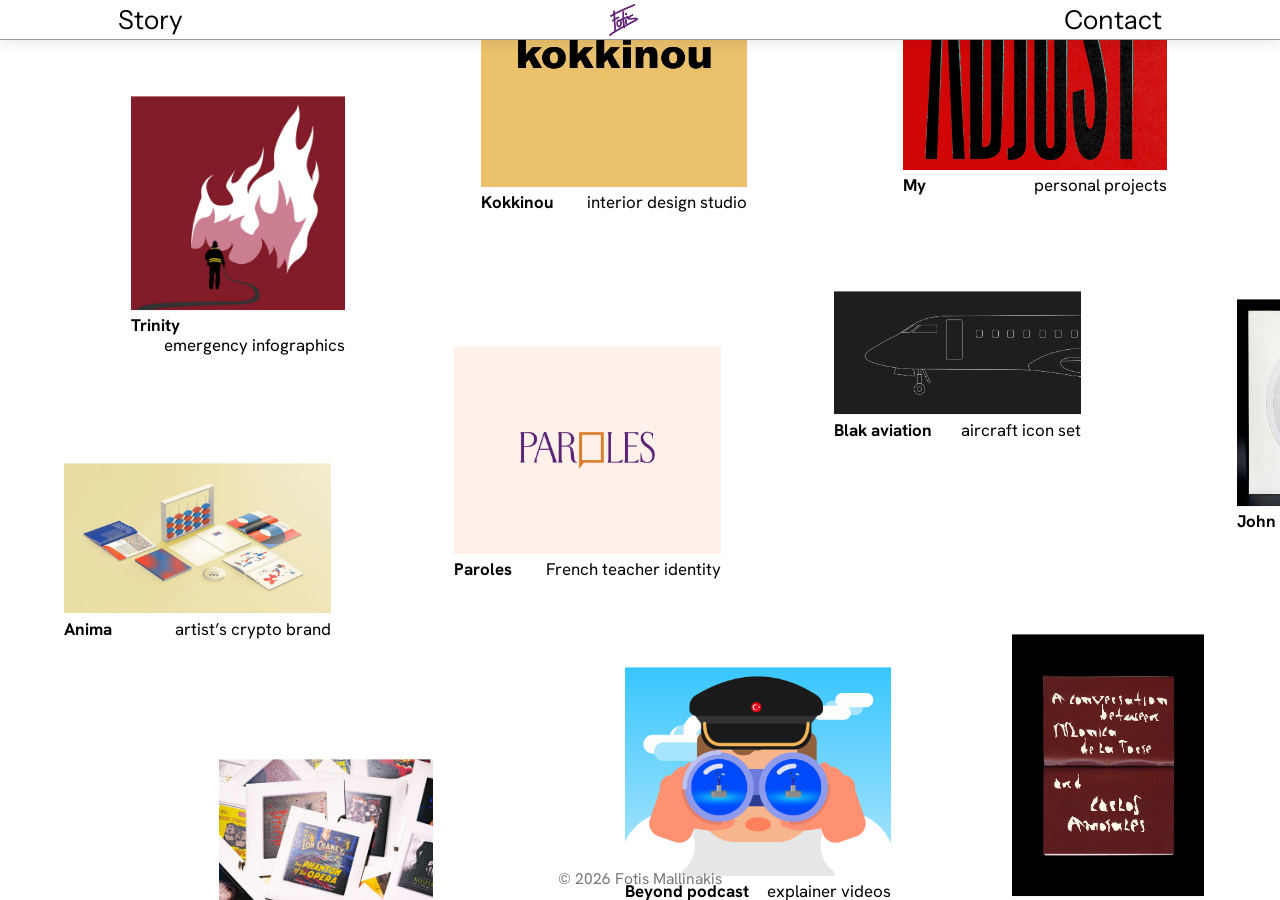
<file: index.html>
<!doctype html>
<html lang="en">
<head>
<meta charset="utf-8">
<meta name="viewport" content="width=device-width, initial-scale=1, maximum-scale=1, user-scalable=no">
<title>Fotis Mallinakis</title>
<meta name="description" content="Visual Designer specializing in illustration, motion &amp; visual storytelling">
<meta property="og:title" content="Fotis Mallinakis">
<meta property="og:description" content="Visual Designer specializing in illustration, motion &amp; visual storytelling">
<meta property="og:type" content="website">
<meta name="twitter:card" content="summary">
<link rel="preload" href="fonts/hanken-grotesk-400.woff" as="font" type="font/woff" crossorigin>
<link rel="icon" type="image/png" sizes="192x192" href="favicon-192.png">
<link rel="icon" type="image/png" sizes="32x32" href="favicon-32.png">
<link rel="apple-touch-icon" href="apple-touch-icon.png">
<link rel="stylesheet" href="style.css">
</head>
<body>
<header class="bar">
  <a class="story" href="story.html">Story</a>
  <a class="name" href="index.html"><img src="logo.png" alt="Fotis Mallinakis"></a>
  <a class="contact" href="contact.html">Contact</a>
</header>

<main id="viewport"><div id="canvas"></div></main>

<script src="projects.js"></script>
<script>
(function () {
  /* ---- Settings ---- */
  var SPEED_TOUCH = 1.95;    // phone: canvas moves 150% of the finger movement
  var FOLLOW      = 0.078;   // 0..1 per 16ms frame. Two chained follows = ease in + ease out
  var FOLLOW_TOUCH = 0.208;  // snappier on phone
  var BW_FULL     = 14;     // canvas speed (px per frame) at which tiles are fully black and white
  var EDGE        = 0.14;   // desktop: outer 14% of the screen on each side is the 'edge' (cursor reaches the far tiles before the screen edge)
  var PAD = 120, CAP = 80;  // margin around the tiles, caption allowance (Figma units)

  var reduce = window.matchMedia("(prefers-reduced-motion: reduce)").matches;
  var coarse = window.matchMedia("(pointer: coarse)").matches;
  var vp = document.getElementById("viewport");
  var canvas = document.getElementById("canvas");
  var s = 1, vw = 0, vh = 0, follow = FOLLOW;

  // Bounds of all tiles (Figma units)
  var bx0 = 1e9, by0 = 1e9, bx1 = -1e9, by1 = -1e9;
  window.PROJECTS.forEach(function (p) {
    bx0 = Math.min(bx0, p.x); by0 = Math.min(by0, p.y);
    bx1 = Math.max(bx1, p.x + p.w); by1 = Math.max(by1, p.y + (p.h || p.w) + CAP);
  });
  bx0 -= PAD; by0 -= PAD; bx1 += PAD; by1 += PAD;

  // Build tiles. No CSS scale: sizes are set in real pixels so the browser only ever moves finished layers.
  var items = [];
  window.PROJECTS.forEach(function (p) {
    var a = document.createElement("a");
    a.className = "item"; a.href = p.slug + ".html"; a.draggable = false;
    var box = document.createElement("span");
    box.className = "box"; box.style.setProperty("--tile-bg", p.bg);
    var img = document.createElement("img");
    img.src = p.image; img.alt = p.title; img.decoding = "async"; img.draggable = false;
    img.onerror = function () { img.style.display = "none"; };
    box.appendChild(img);
    var bw = null;
    if (coarse || true) {
      // Black and white copy drawn once from the photo; fading it in is cheap (no filters while moving)
      bw = document.createElement("canvas"); bw.className = "bw";
      img.addEventListener("load", function () {
        try {
          var k = Math.min(1, 800 / img.naturalWidth);
          bw.width = Math.max(1, Math.round(img.naturalWidth * k)); bw.height = Math.max(1, Math.round(img.naturalHeight * k));
          var c = bw.getContext("2d");
          c.drawImage(img, 0, 0, bw.width, bw.height);
          var d = c.getImageData(0, 0, bw.width, bw.height), px = d.data;
          for (var n = 0; n < px.length; n += 4) { var g = px[n] * 0.299 + px[n + 1] * 0.587 + px[n + 2] * 0.114; px[n] = px[n + 1] = px[n + 2] = g; }
          c.putImageData(d, 0, 0);
        } catch (e) { bw.style.display = "none"; bw.broken = true; }
      });
      box.appendChild(bw);
    }
    var row = document.createElement("span");
    row.className = "row";
    var lines = (p.cap || p.title).split("\n");
    var nm = document.createElement("b");
    nm.className = "nm"; nm.textContent = lines[0];
    row.appendChild(nm);
    if (lines.length > 1) {
      var ds = document.createElement("span");
      ds.className = "ds"; ds.textContent = lines.slice(1).join("\n");
      row.appendChild(ds);
    }
    if (p.cats) {
      var cats = document.createElement("span");
      cats.className = "cats"; cats.textContent = p.cats;
      row.appendChild(cats);
    }
    a.appendChild(box); a.appendChild(row);
    canvas.appendChild(a);
    items.push({ p: p, a: a, box: box, img: img, bw: bw });
  });

  function layout() {
    vw = window.innerWidth; vh = window.innerHeight;
    s = vw < 700 ? 0.5 : Math.min(1, Math.max(0.5, vw / 2400));
    document.documentElement.style.setProperty("--s", s);
    canvas.style.width = (bx1 - bx0) * s + "px"; canvas.style.height = (by1 - by0) * s + "px";
    items.forEach(function (it) {
      var p = it.p;
      it.a.style.left = (p.x - bx0) * s + "px"; it.a.style.top = (p.y - by0) * s + "px"; it.a.style.width = p.w * s + "px";
      if (p.h) it.box.style.height = p.h * s + "px"; else it.img.style.height = "auto";
    });
  }

  // Pan range for the canvas offset
  function rangeX() { var hi = 0, lo = vw - (bx1 - bx0) * s; return lo > hi ? [lo / 2, lo / 2] : [lo, hi]; }
  function rangeY() { var hi = 75 * s, lo = vh - (by1 - by0) * s; return lo > hi ? [(lo + hi) / 2, (lo + hi) / 2] : [lo, hi]; }
  function clampX(v) { var r = rangeX(); return Math.min(r[1], Math.max(r[0], v)); }
  function clampY(v) { var r = rangeY(); return Math.min(r[1], Math.max(r[0], v)); }
  function edge(f) { return Math.min(1, Math.max(0, (f - EDGE) / (1 - 2 * EDGE))); }
  // Position zero: PAROLES centred on screen. The cursor in the middle of the screen = PAROLES.
  var HOME = window.PROJECTS.filter(function (p) { return p.slug === "paroles"; })[0] || window.PROJECTS[0];
  function homeX() { return clampX(vw / 2 - (HOME.x + HOME.w / 2 - bx0) * s); }
  function homeY() { return clampY(vh / 2 - (HOME.y + (HOME.h || HOME.w) / 2 - by0) * s); }
  // Cursor 0 -> left/top of the content, 0.5 -> home, 1 -> right/bottom (piecewise, so home stays in the middle)
  function mapAxis(f, r, home) { f = edge(f); return f < 0.5 ? r[1] + (home - r[1]) * (f / 0.5) : home + (r[0] - home) * ((f - 0.5) / 0.5); }
  function mapX(x) { return mapAxis(x / vw, rangeX(), homeX()); }
  function mapY(y) { return mapAxis(y / vh, rangeY(), homeY()); }

  // Position: target -> mid -> current (double easing, frame-rate independent)
  var tx = 0, ty = 0, mx = 0, my = 0, cx = 0, cy = 0, running = false, last = 0, lastLevel = -1;

  // Smoothed movement level (0 still .. 1 fast). Fades in the black and white copy. Opacity only: cheap on any device.
  var shown = 0, lastBw = -1;
  function look(target) {
    shown += (target - shown) * 0.2;
    if (shown < 0.003) shown = 0;
    var bwv = Math.round(Math.min(1, shown * 1.5) * 40) / 40;
    if (bwv === lastBw) return;
    lastBw = bwv;
    items.forEach(function (it) { if (it.bw && !it.bw.broken) it.bw.style.opacity = bwv; });
  }

  function start() { if (!running) { running = true; last = 0; requestAnimationFrame(tick); } }
  function tick(t) {
    var dt = last ? Math.min(50, t - last) : 16.7; last = t;
    var k = 1 - Math.pow(1 - (reduce ? 0.5 : follow), dt / 16.7);
    var px = cx, py = cy;
    mx += (tx - mx) * k; my += (ty - my) * k;
    cx += (mx - cx) * k; cy += (my - cy) * k;
    canvas.style.transform = "translate3d(" + cx.toFixed(1) + "px," + cy.toFixed(1) + "px,0)";
    var v = Math.hypot(cx - px, cy - py) * (16.7 / dt);
    var done = Math.abs(tx - cx) < 0.1 && Math.abs(ty - cy) < 0.1;
    look(done ? 0 : Math.min(1, v / BW_FULL));
    if (done && shown === 0) { running = false; return; }
    requestAnimationFrame(tick);
  }

  layout();
  tx = mx = cx = homeX(); ty = my = cy = homeY();
  canvas.style.transform = "translate3d(" + cx + "px," + cy + "px,0)";
  window.addEventListener("resize", function () { layout(); tx = clampX(tx); ty = clampY(ty); start(); });

  // Mouse: cursor position decides what you see; the canvas slides the opposite way
  window.addEventListener("pointermove", function (e) {
    if (e.pointerType !== "mouse") return;
    follow = FOLLOW; tx = mapX(e.clientX); ty = mapY(e.clientY); start();
  });

  // Touch / pen: drag with the finger
  var drag = null, moved = 0;
  vp.addEventListener("pointerdown", function (e) {
    if (e.pointerType === "mouse") return;
    drag = { x: e.clientX, y: e.clientY }; moved = 0; follow = FOLLOW_TOUCH;
  });
  window.addEventListener("pointermove", function (e) {
    if (!drag || e.pointerType === "mouse") return;
    var dx = e.clientX - drag.x, dy = e.clientY - drag.y;
    drag.x = e.clientX; drag.y = e.clientY;
    moved += Math.abs(dx) + Math.abs(dy);
    tx = clampX(tx + dx * SPEED_TOUCH); ty = clampY(ty + dy * SPEED_TOUCH);
    start();
  });
  window.addEventListener("pointerup", function () { drag = null; });
  window.addEventListener("pointercancel", function () { drag = null; });
  vp.addEventListener("click", function (e) { if (moved > 8) { e.preventDefault(); moved = 0; } }, true);
})();
</script>
<div class="foot">&copy; 2026 Fotis Mallinakis</div>
</body>
</html>
</file>
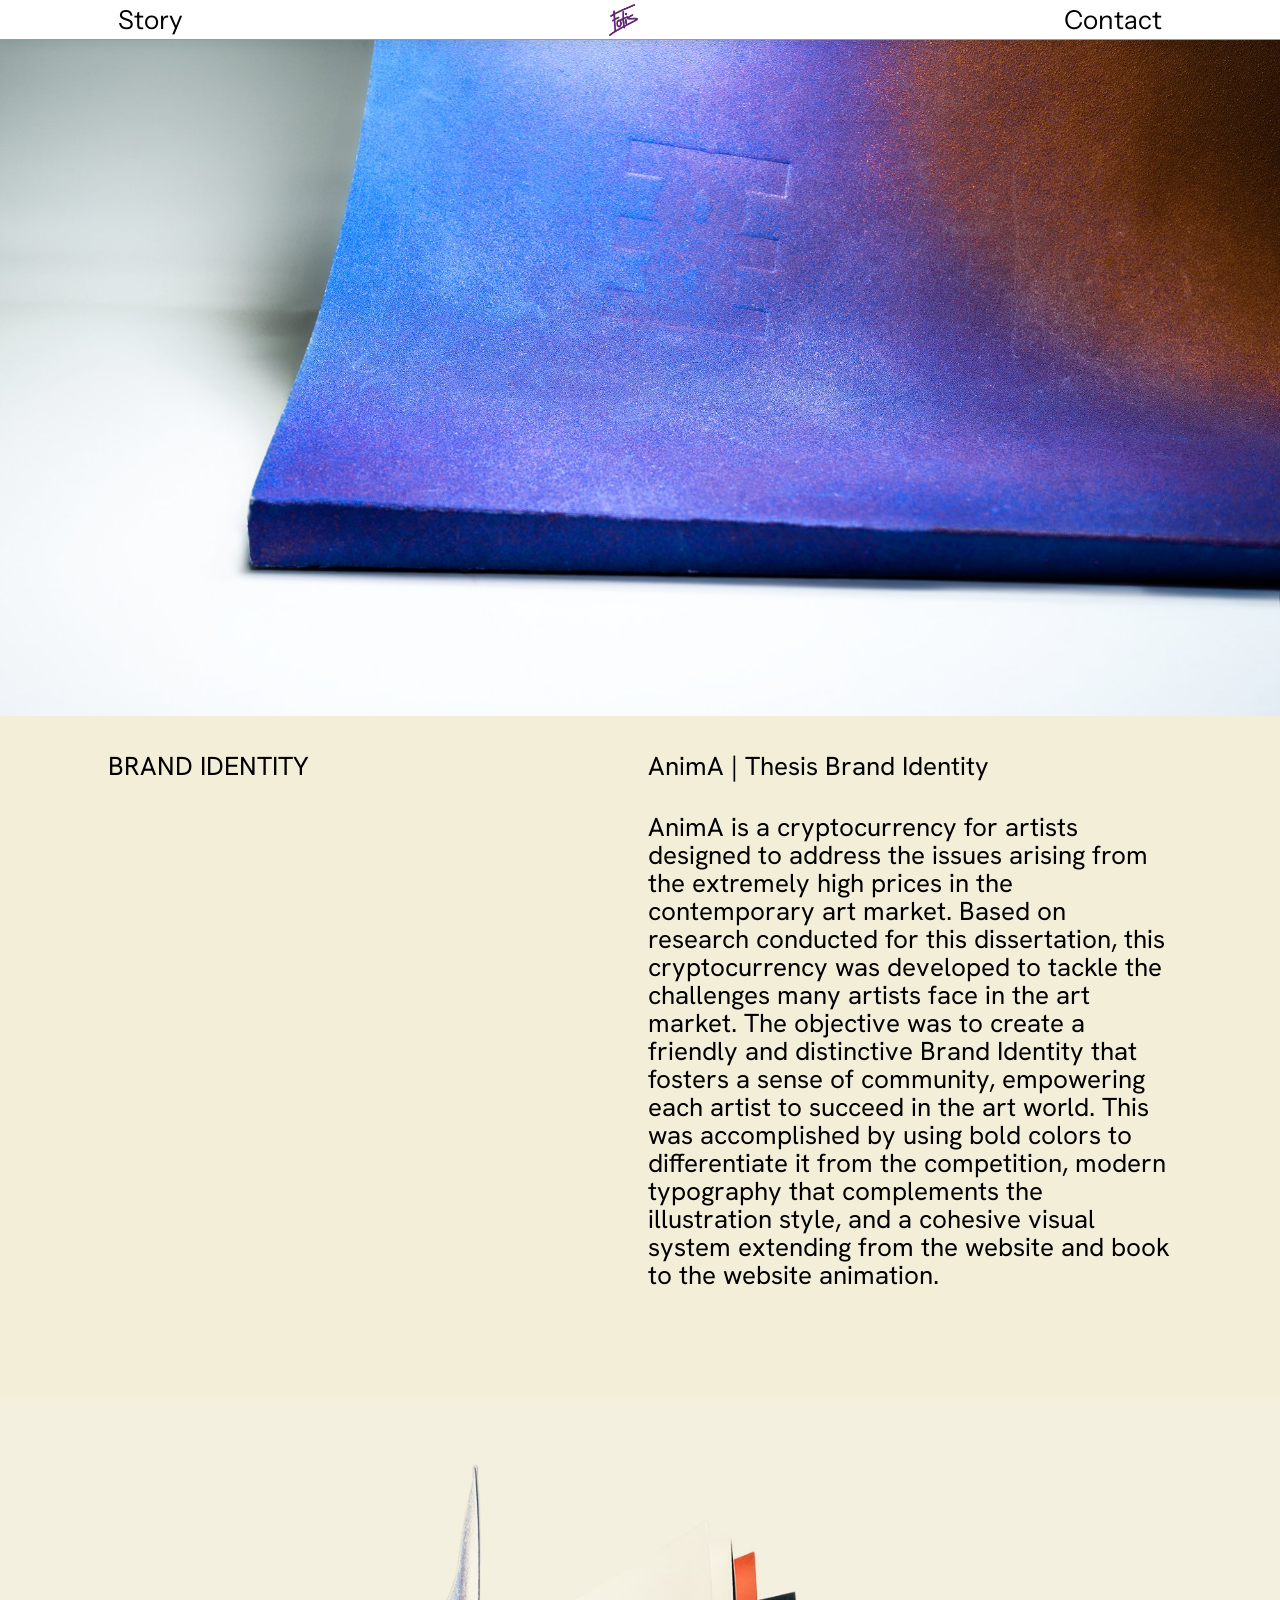
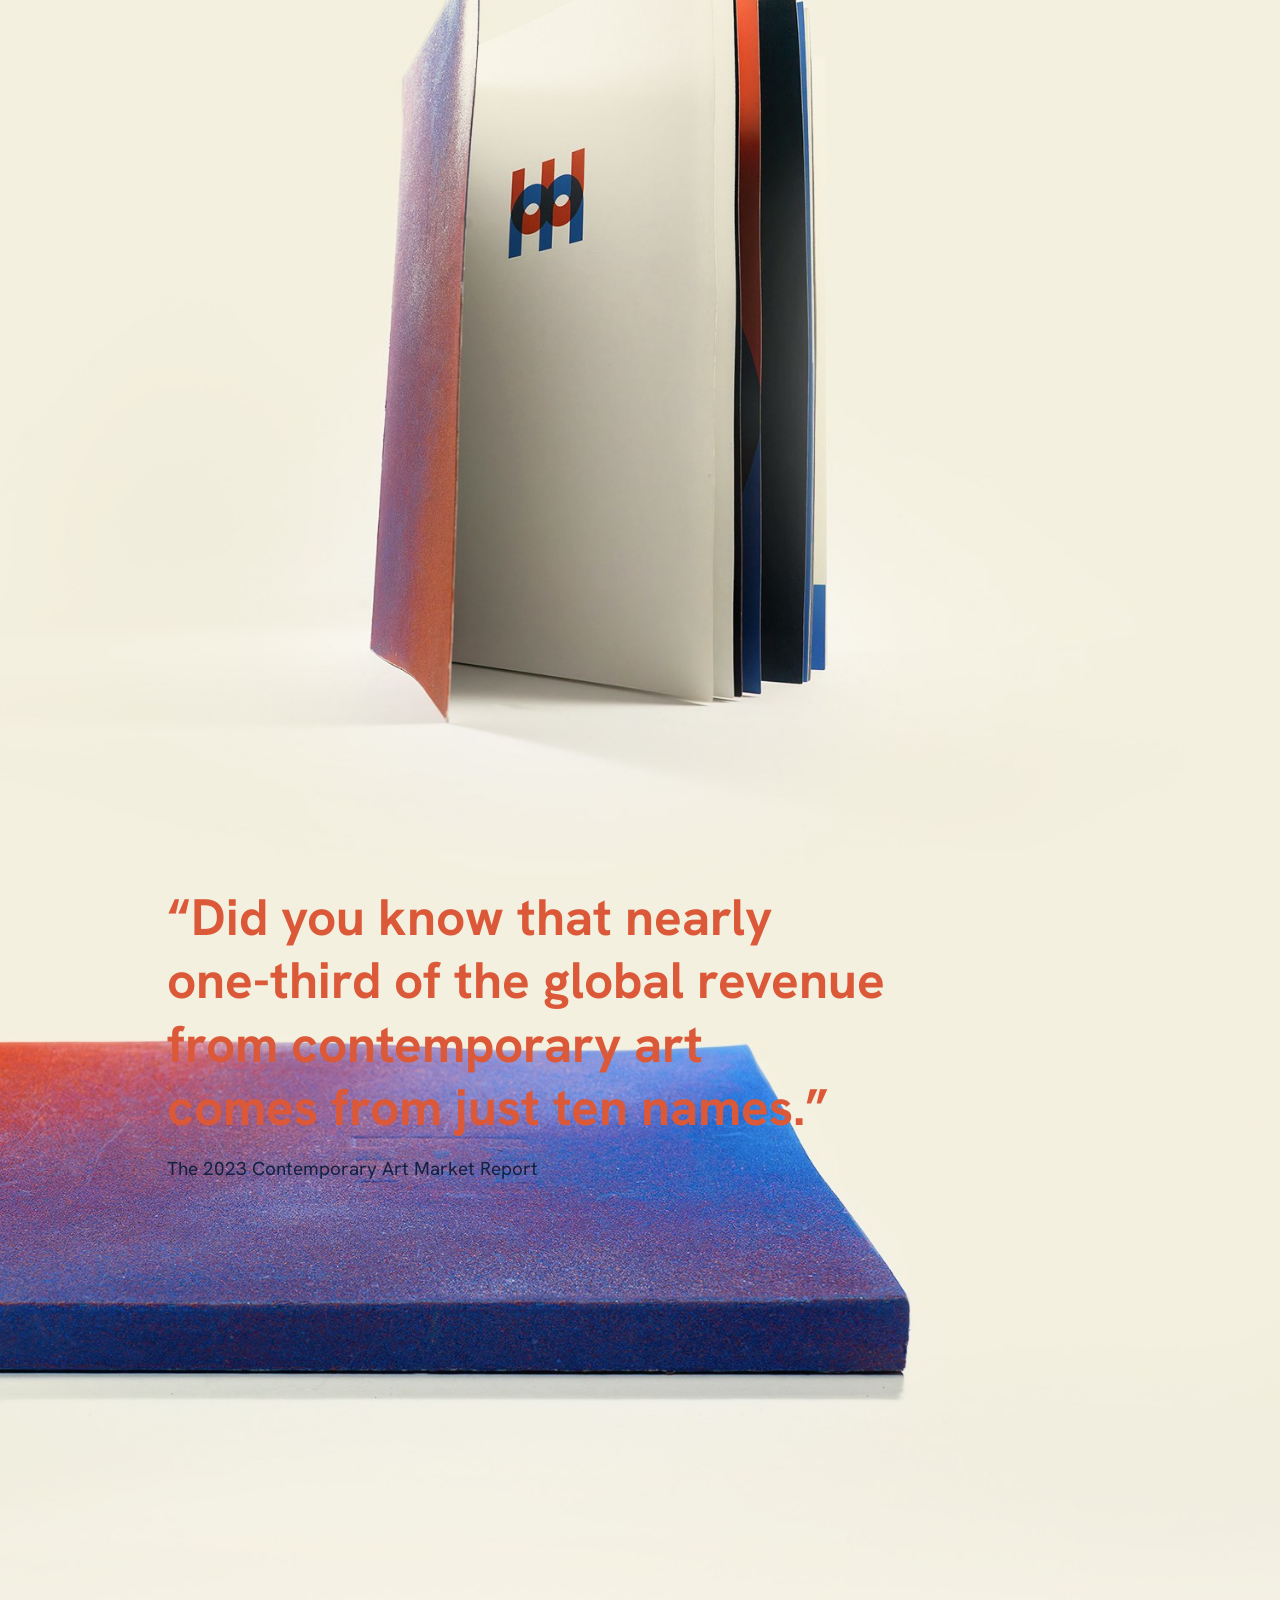
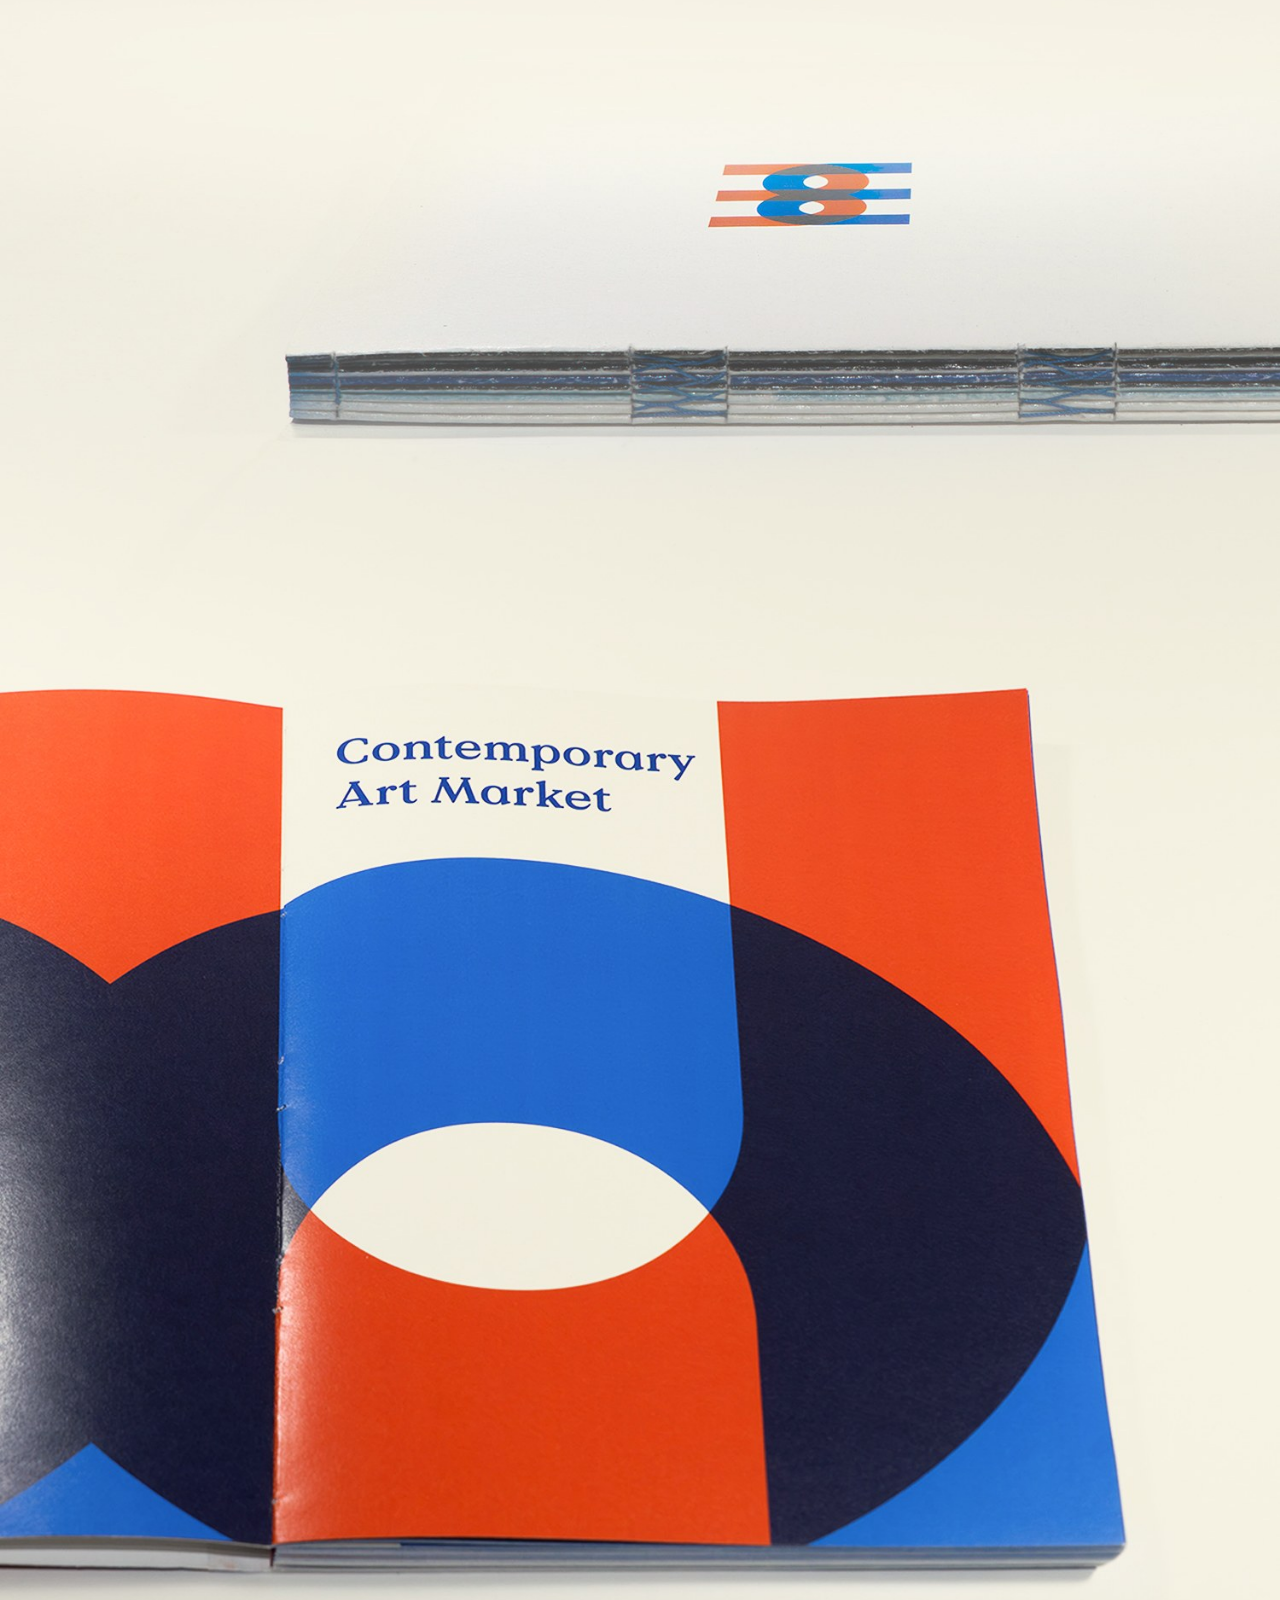
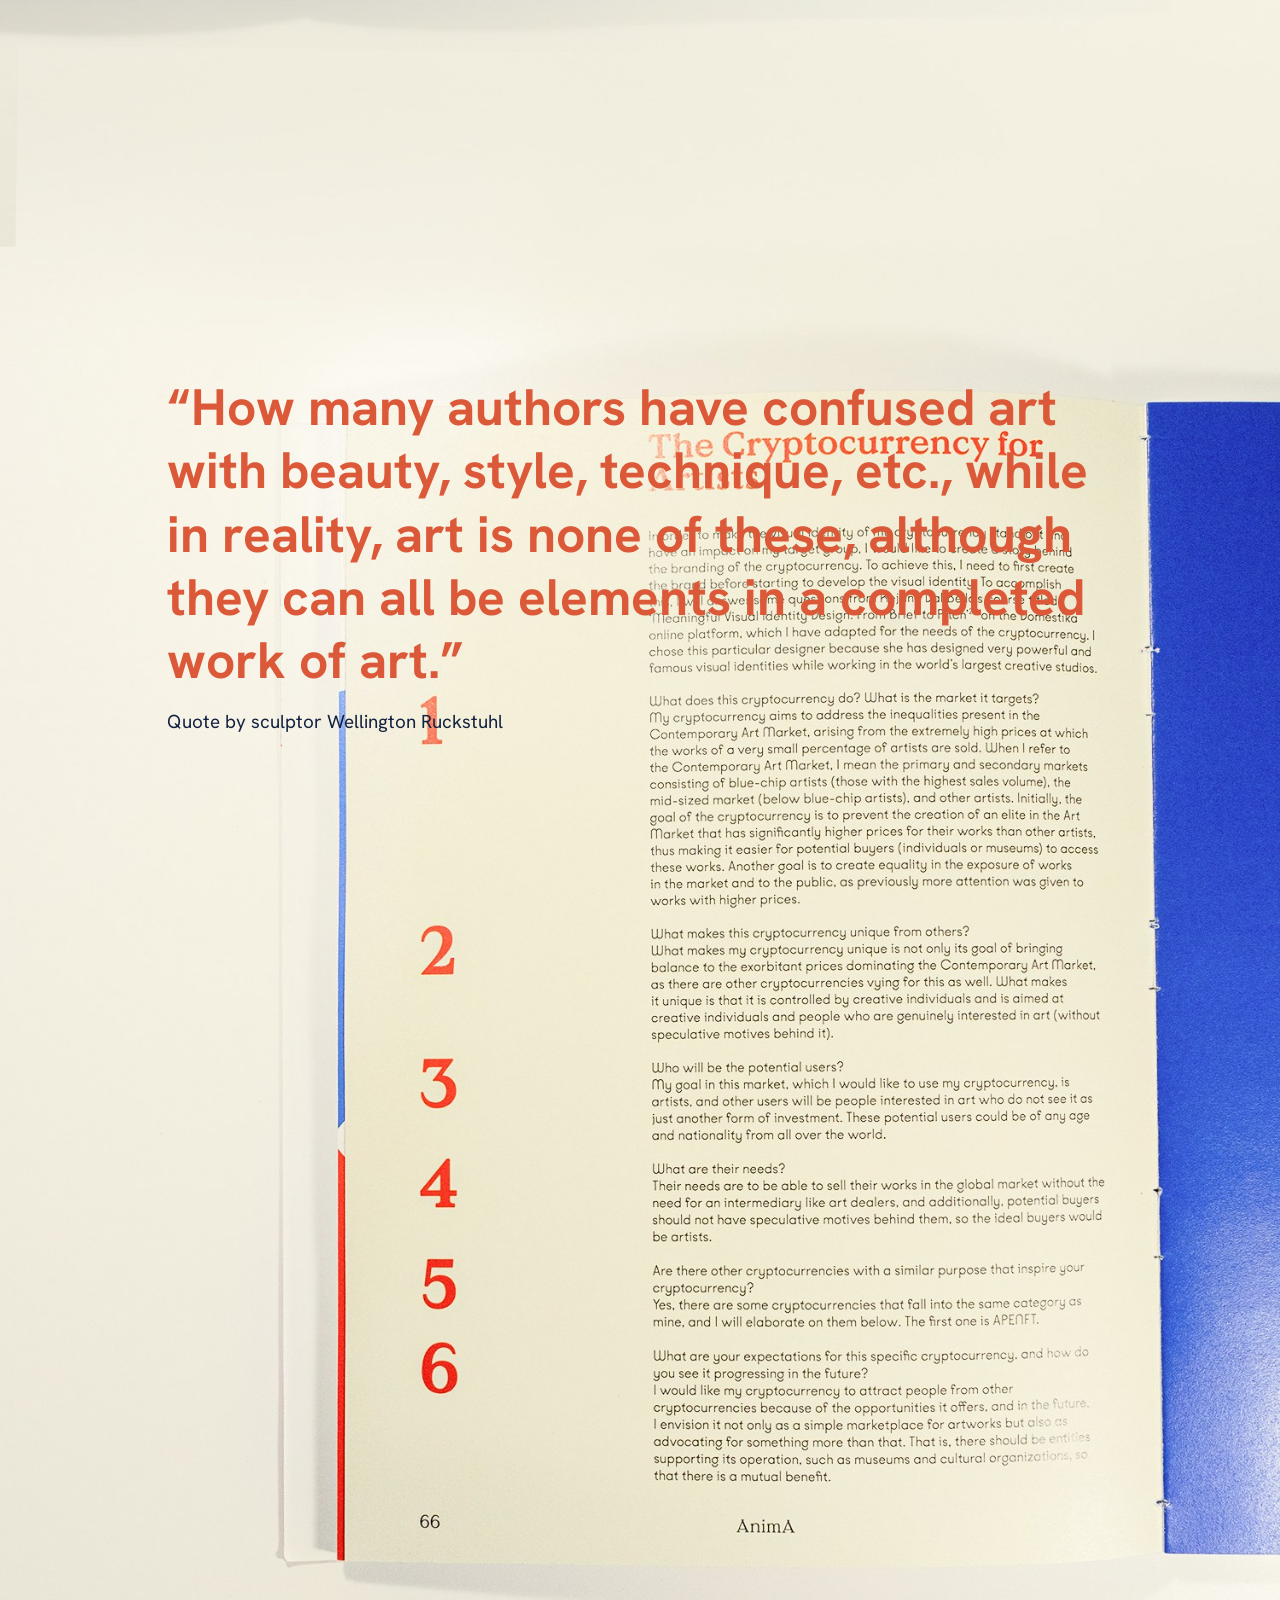
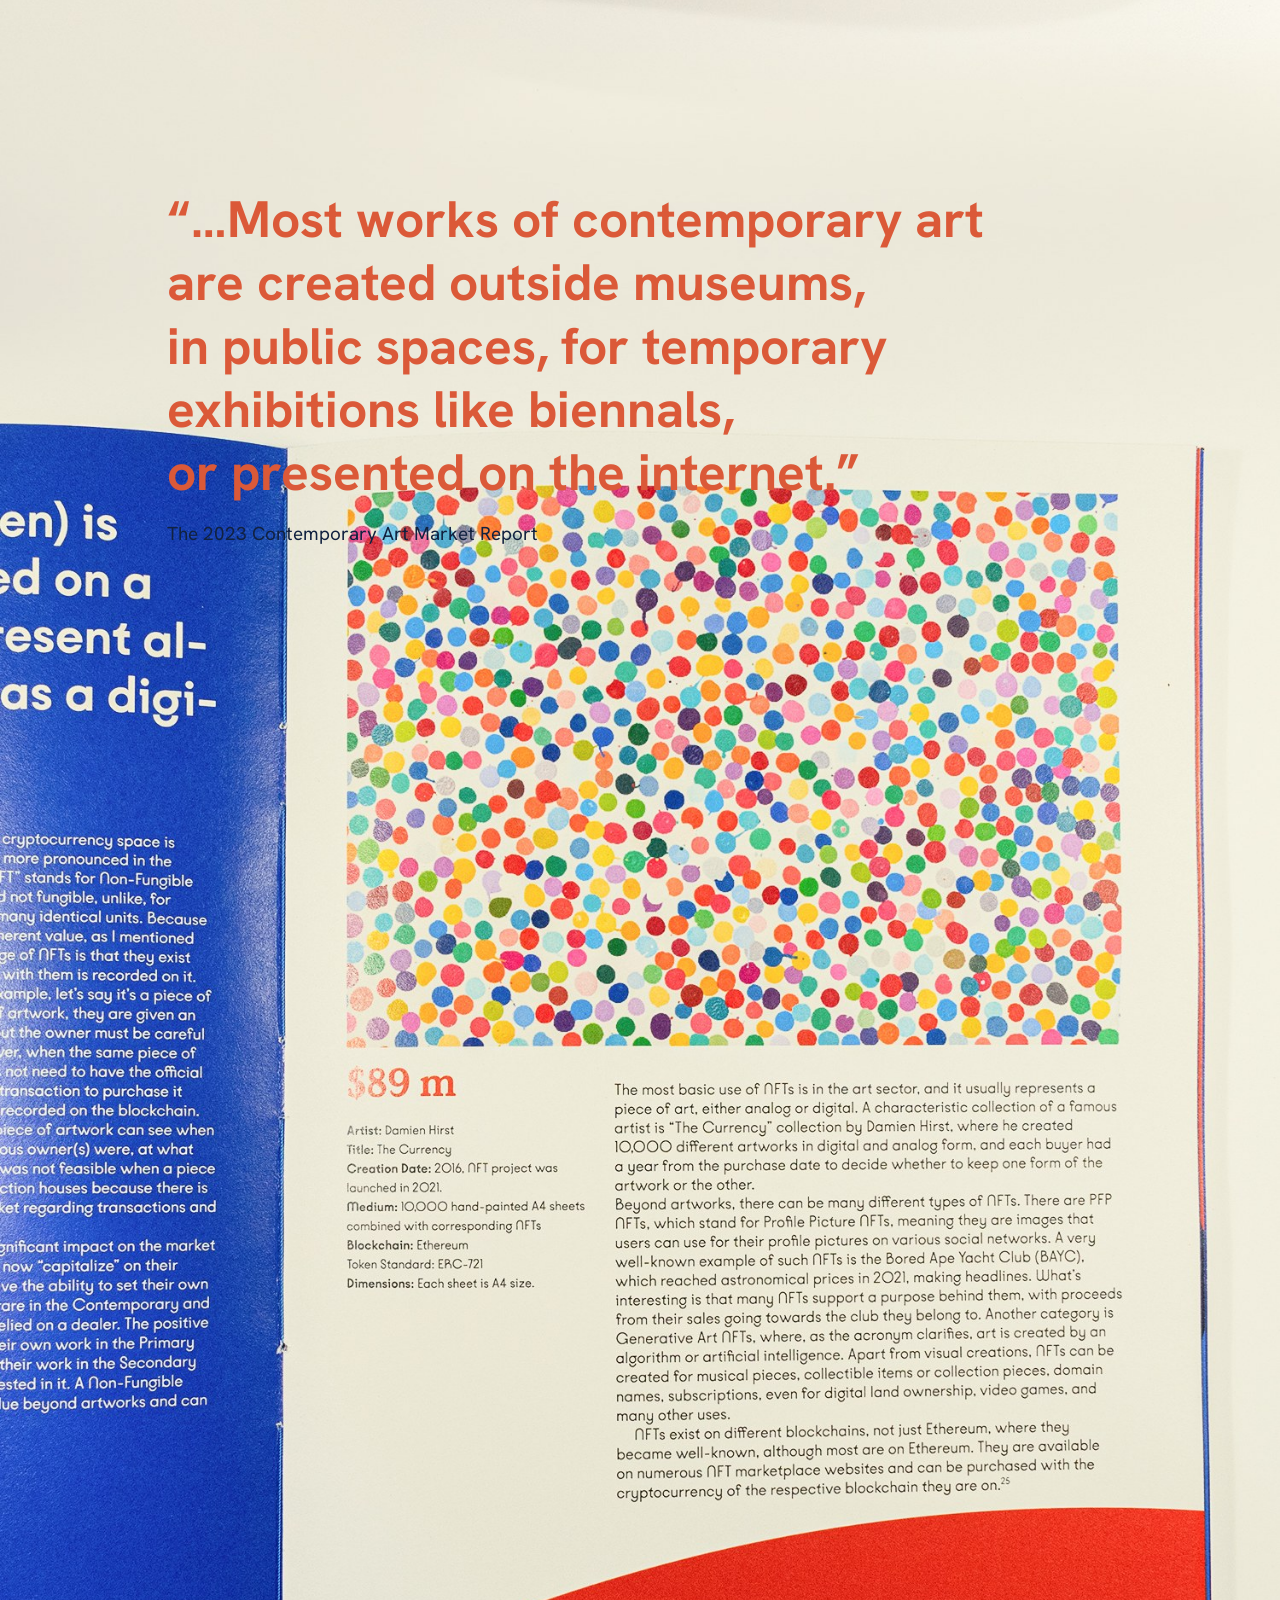
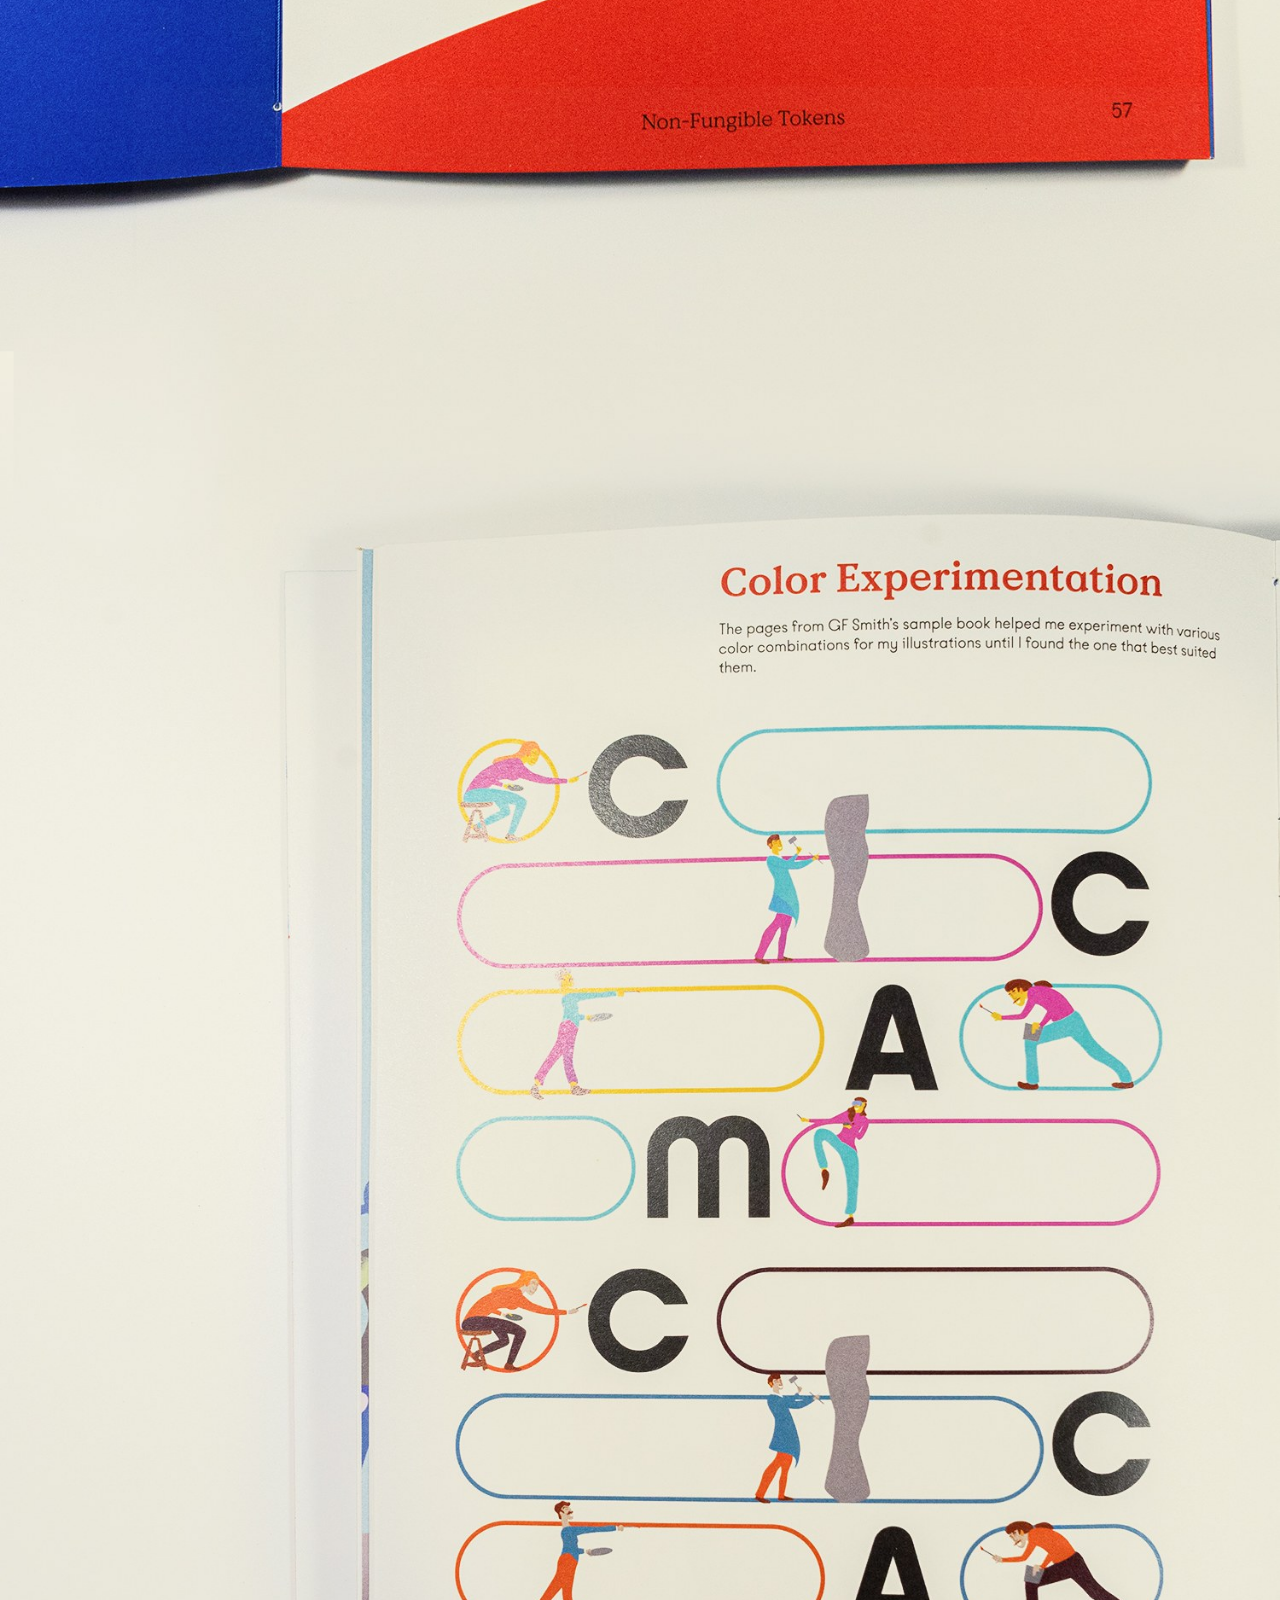
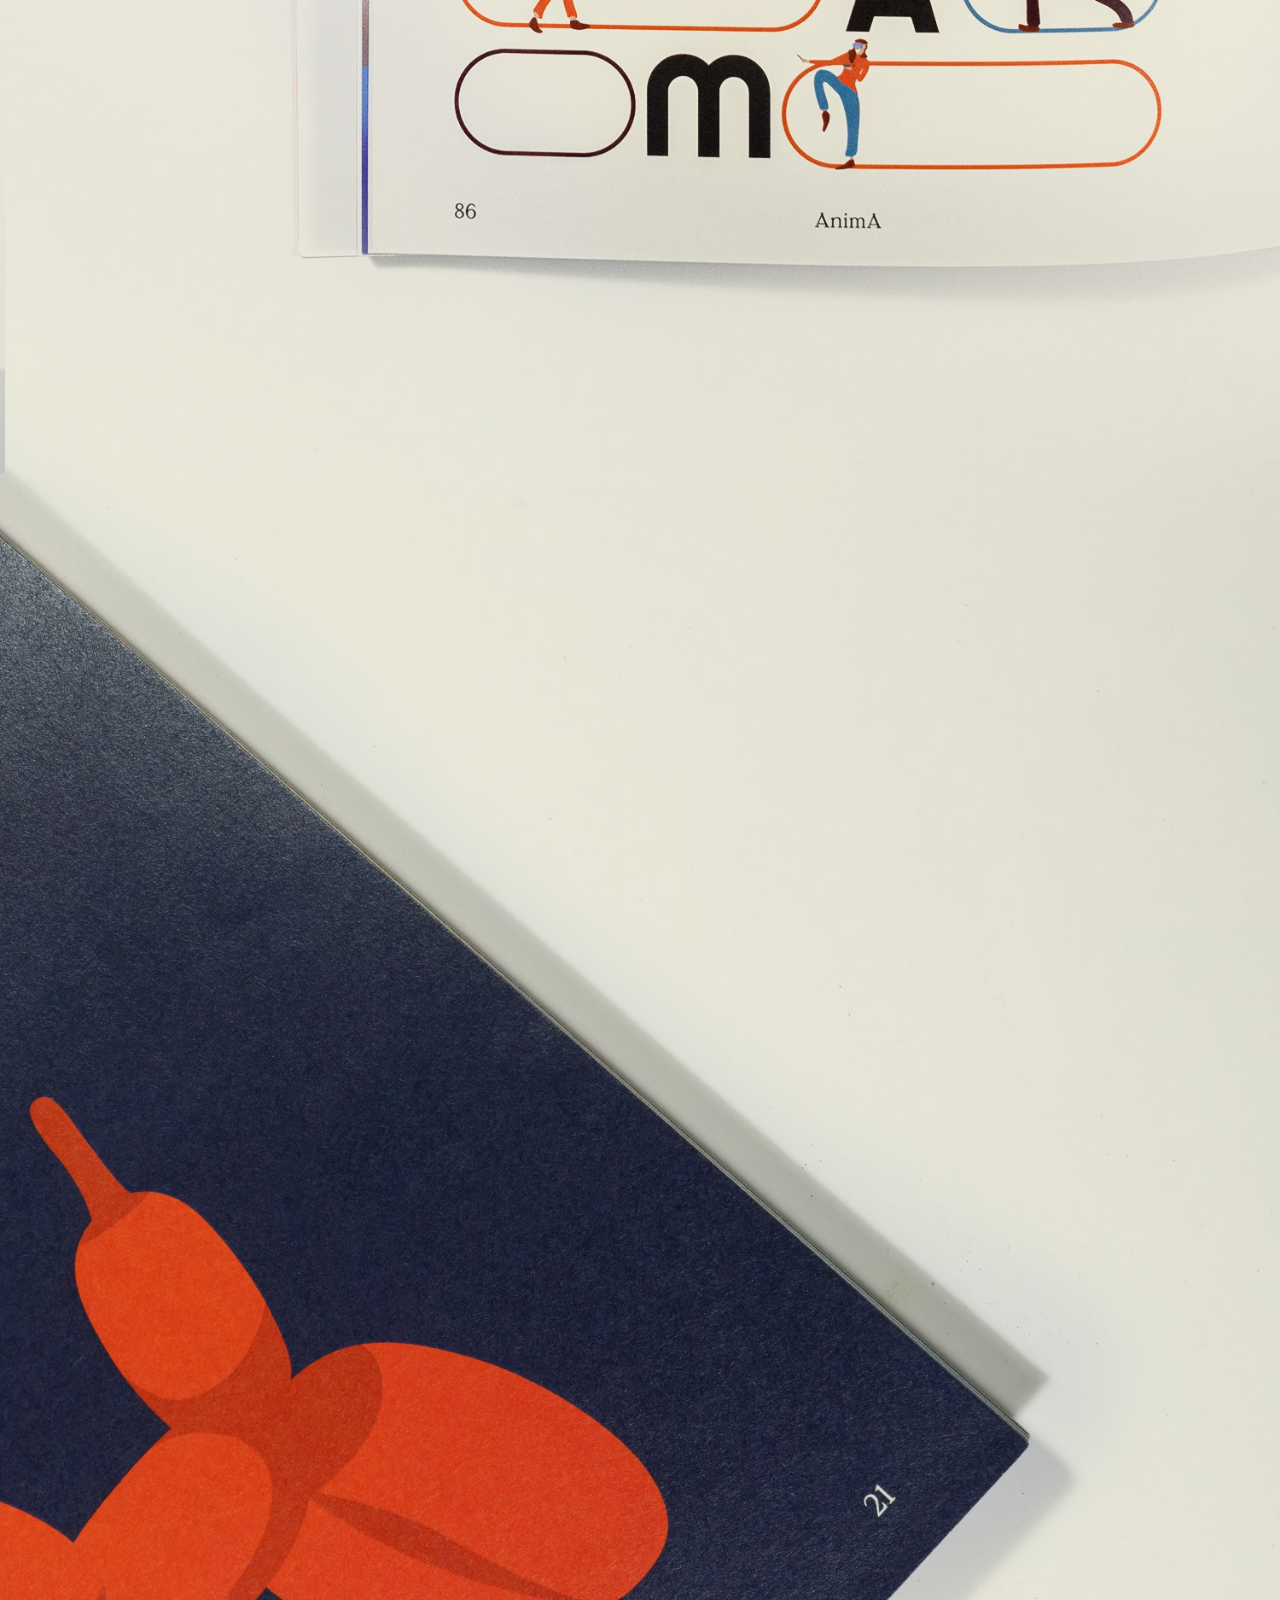
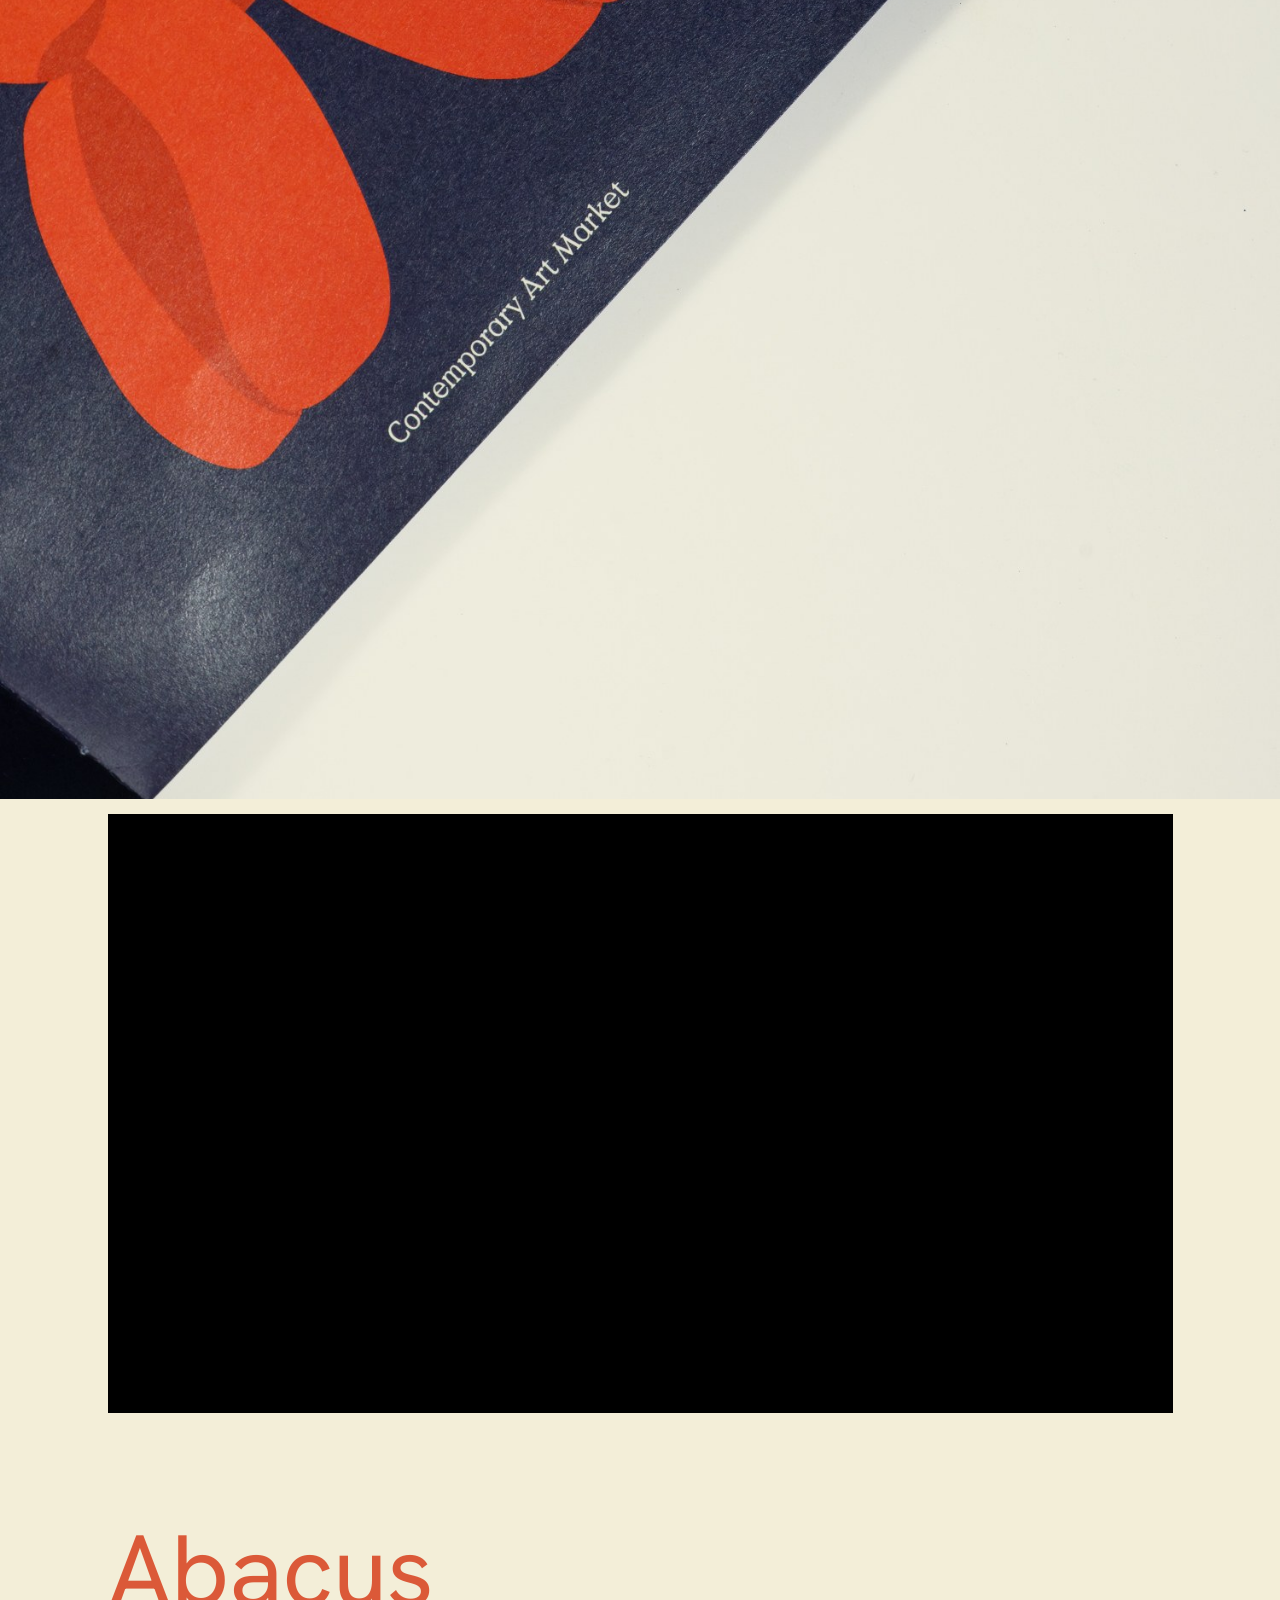
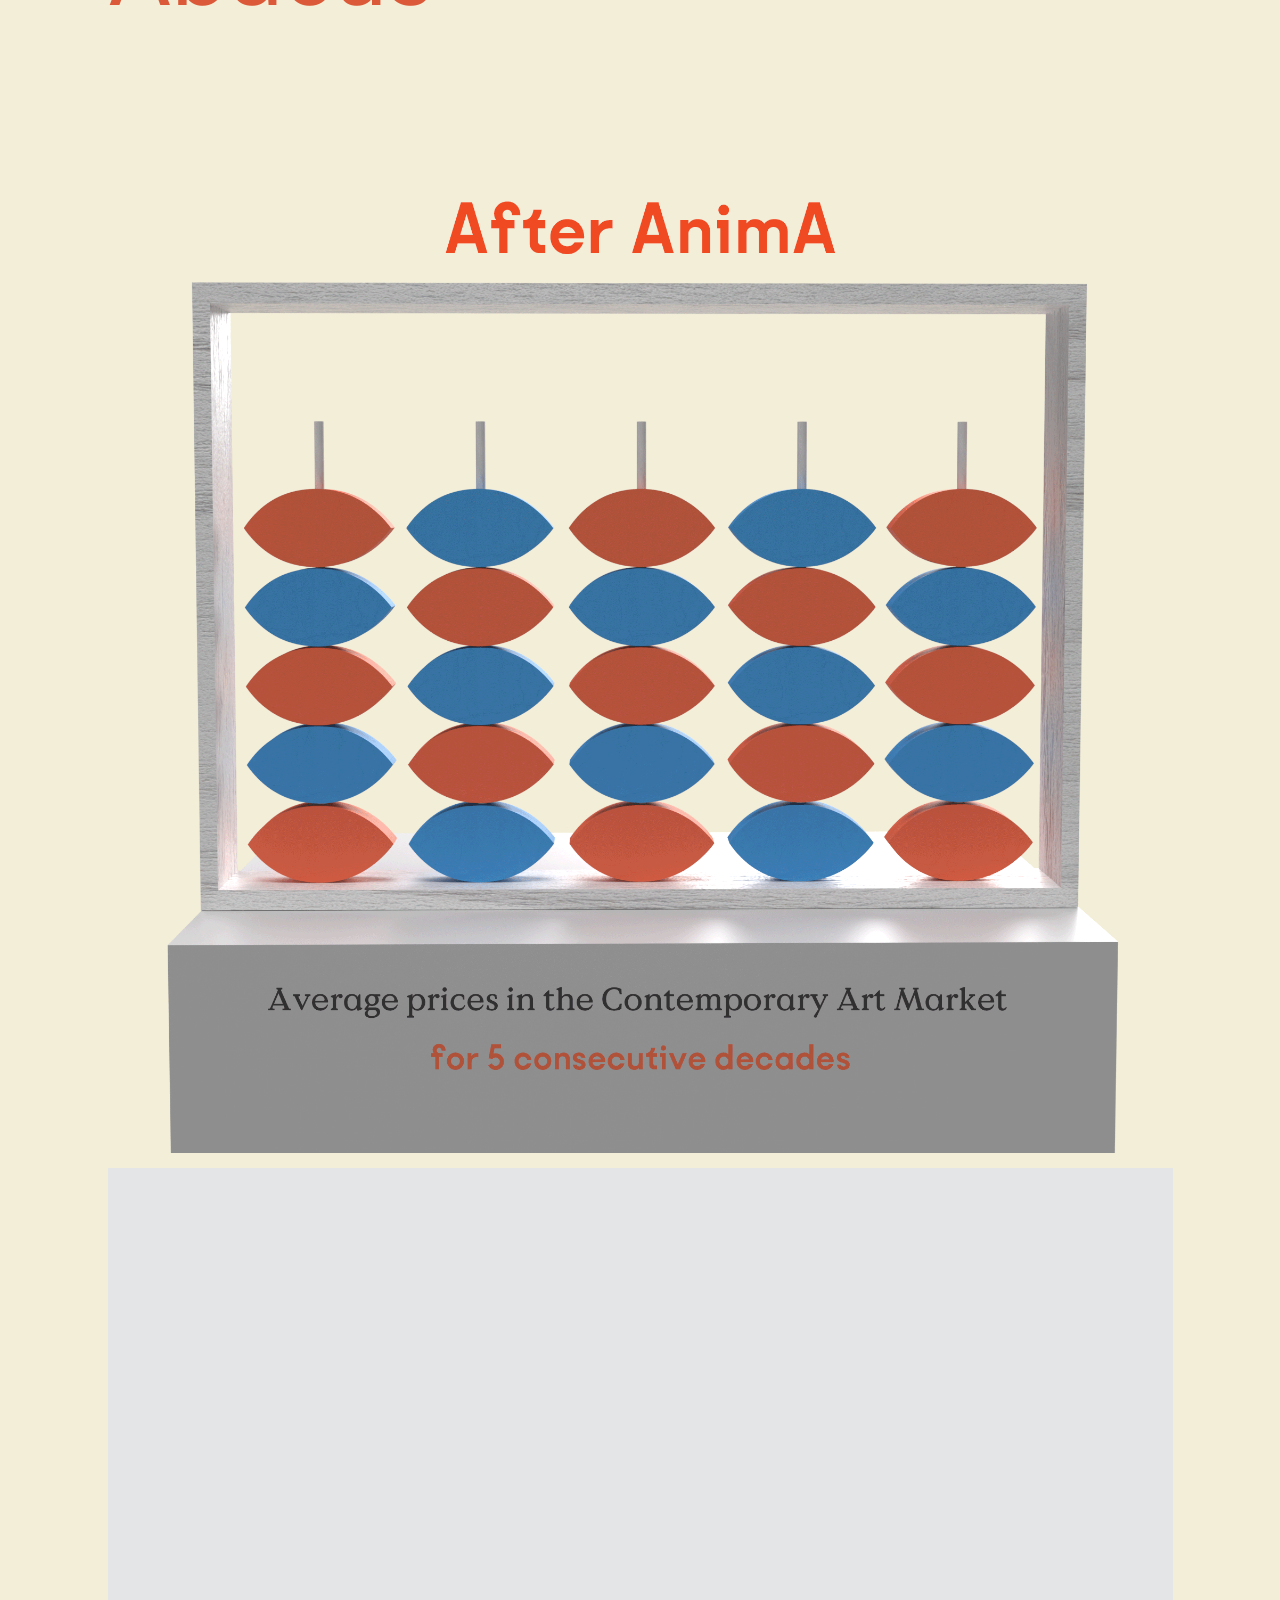
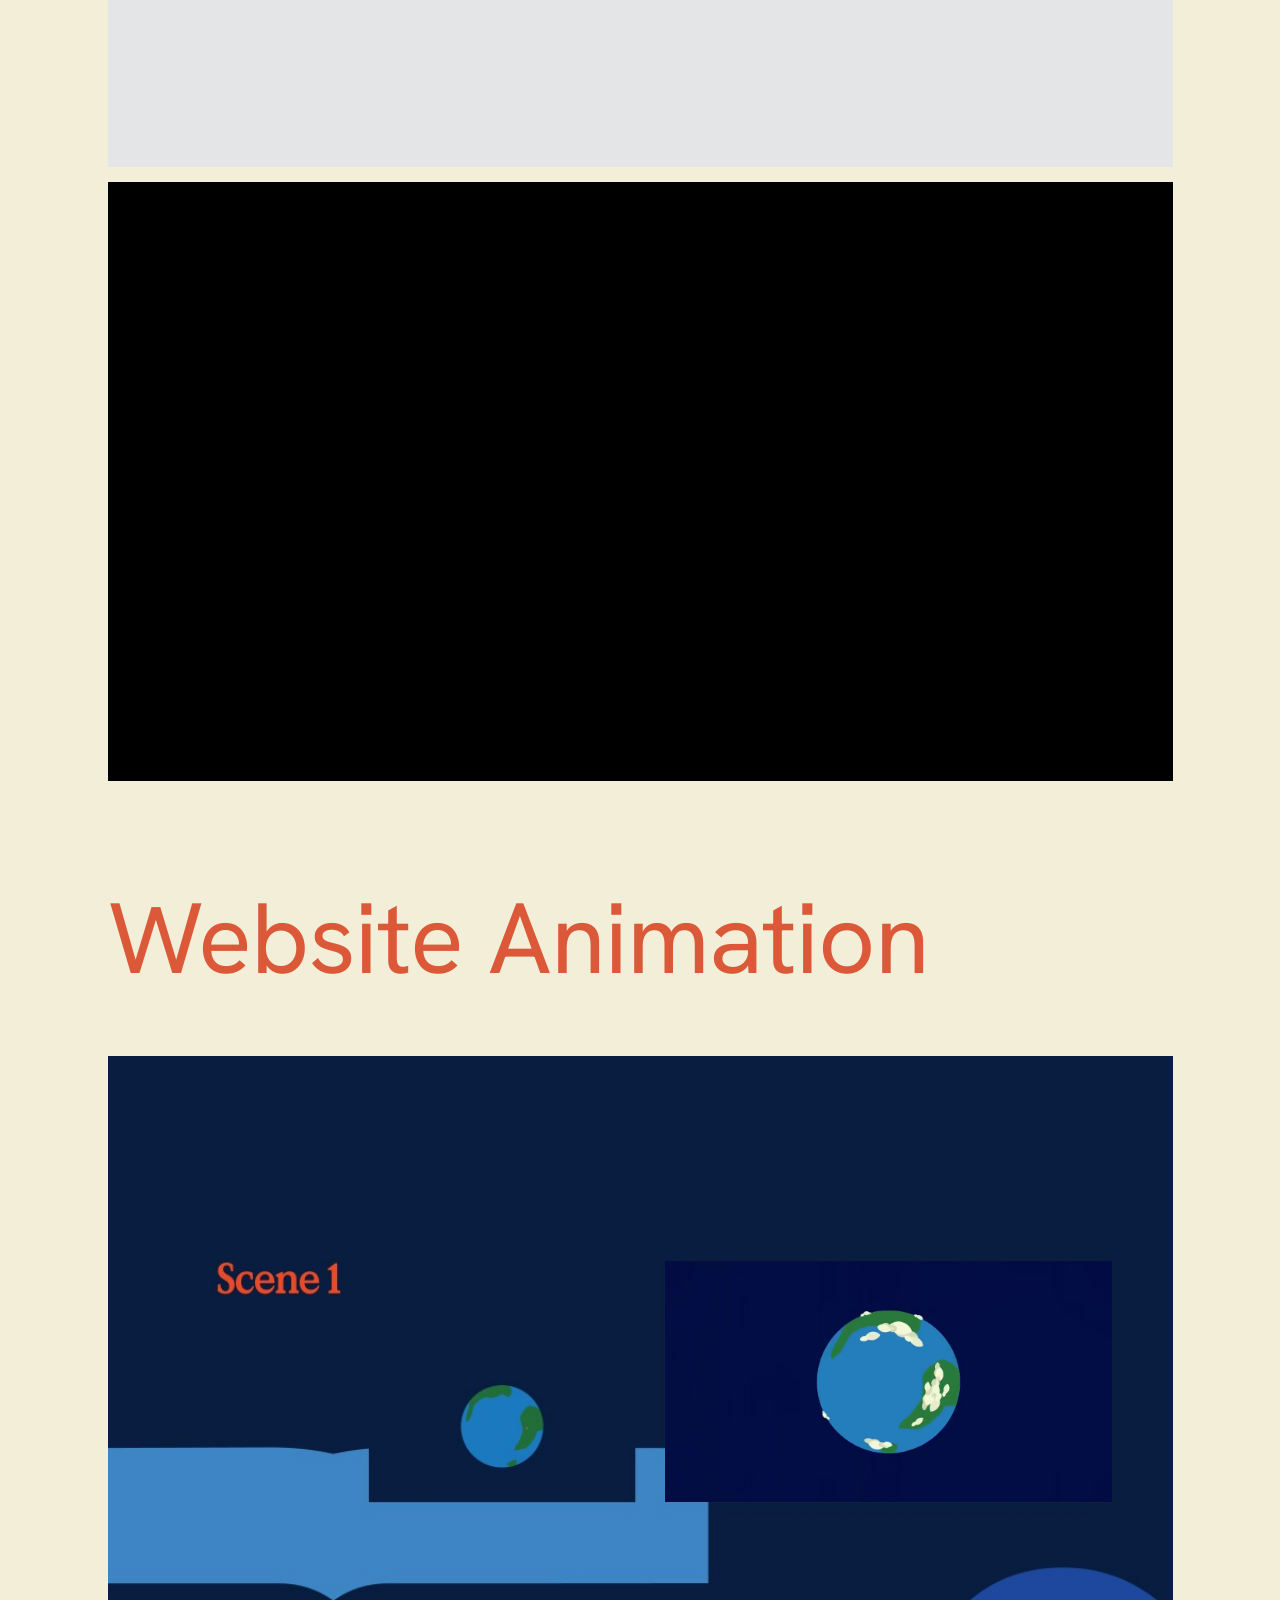
<file: anima.html>
<!doctype html>
<html lang="en" class="tinted" style="--page:#f3eed8">
<head>
<meta charset="utf-8">
<meta name="viewport" content="width=device-width, initial-scale=1">
<title>anima | Artist’s cryptocurrency brand identity | Fotis Mallinakis</title>
<link rel="preload" href="fonts/hanken-grotesk-400.woff" as="font" type="font/woff" crossorigin>
<link rel="icon" type="image/png" sizes="192x192" href="favicon-192.png">
<link rel="icon" type="image/png" sizes="32x32" href="favicon-32.png">
<link rel="apple-touch-icon" href="apple-touch-icon.png">
<link rel="stylesheet" href="style.css">
</head>
<body class="project">
<header class="bar">
  <a class="story" href="story.html">Story</a>
  <a class="name" href="index.html"><img src="logo.png" alt="Fotis Mallinakis"></a>
  <a class="contact" href="contact.html">Contact</a>
</header>

<main class="grid">
  <div class="hero wide bleed" id="hero" style="--tile-bg: #e8dca0">
    <img src="images/anima-hero.jpg" alt="anima | Artist’s cryptocurrency brand identity" onerror="this.parentNode.classList.add('missing')">
  </div>

  <section class="info grid" style="grid-column: 1 / -1">
    <div class="name">Brand identity</div>
    <div class="details">
      <p>AnimA | Thesis Brand Identity</p>
      <p>AnimA is a cryptocurrency for artists designed to address the issues arising from the extremely high prices in the contemporary art market. Based on research conducted for this dissertation, this cryptocurrency was developed to tackle the challenges many artists face in the art market. The objective was to create a friendly and distinctive Brand Identity that fosters a sense of community, empowering each artist to succeed in the art world. This was accomplished by using bold colors to differentiate it from the competition, modern typography that complements the illustration style, and a cohesive visual system extending from the website and book to the website animation.</p>
    </div>
  </section>

  <section class="blocks grid" style="grid-column: 1 / -1">
    <div class="ph viewer3d" style="grid-column: 1 / span 12; grid-row: 5; aspect-ratio: 1065 / 599" data-glb="images/thesis-coin.glb" role="img" aria-label="Interactive 3D model of the thesis coin. Drag sideways to rotate."></div>
    <script type="module">
      var host = document.querySelector('.viewer3d');
      function boot() { import('./coin-viewer.js').then(function (m) { m.start(host); }).catch(function () {}); }
      if ('IntersectionObserver' in window) {
        var io = new IntersectionObserver(function (es) { if (es[0].isIntersecting) { io.disconnect(); boot(); } }, { rootMargin: '600px 0px' });
        io.observe(host);
      } else { boot(); }
    </script>
    <div class="ph video" style="grid-column: 1 / span 12; grid-row: 6; aspect-ratio: 1065 / 599"><iframe src="https://www.youtube-nocookie.com/embed/yP18JjrxWjw?rel=0" title="Anima video" loading="lazy" allow="accelerometer; autoplay; encrypted-media; picture-in-picture; fullscreen" allowfullscreen></iframe></div>
    <div class="long" style="grid-column: 1 / -1; grid-row: 1">
      <img src="images/anima-long-1.jpg" width="1500" height="1553" alt="Contemporary Art Market book, photographed spread by spread" loading="eager"><img src="images/anima-long-2.jpg" width="1500" height="1553" alt="" loading="eager"><img src="images/anima-long-3.jpg" width="1500" height="1553" alt="" loading="lazy"><img src="images/anima-long-4.jpg" width="1500" height="1553" alt="" loading="lazy"><img src="images/anima-long-5.jpg" width="1500" height="1553" alt="" loading="lazy"><img src="images/anima-long-6.jpg" width="1500" height="1553" alt="" loading="lazy"><img src="images/anima-long-7.jpg" width="1500" height="1553" alt="" loading="lazy"><img src="images/anima-long-8.jpg" width="1500" height="1552" alt="" loading="lazy">
      <figure class="q q1"><blockquote>&ldquo;Did you know that nearly<br>one-third of the global revenue<br>from contemporary art<br>comes from just ten names.&rdquo;</blockquote><figcaption>The 2023 Contemporary Art Market Report</figcaption></figure>
      <figure class="q q2"><blockquote>&ldquo;How many authors have confused art with beauty, style, technique, etc., while in reality, art is none of these, although they can all be elements in a completed work of art.&rdquo;</blockquote><figcaption>Quote by sculptor Wellington Ruckstuhl</figcaption></figure>
      <figure class="q q3"><blockquote>&ldquo;&hellip;Most works of contemporary art<br>are created outside museums,<br>in public spaces, for temporary<br>exhibitions like biennals,<br>or presented on the internet.&rdquo;</blockquote><figcaption>The 2023 Contemporary Art Market Report</figcaption></figure>
    </div>
    <script>
(function(){
  var wrap=document.querySelector('.long'); if(!wrap) return;
  var qs=[].slice.call(wrap.querySelectorAll('.q'));
  if(!qs.length||(window.matchMedia&&matchMedia('(prefers-reduced-motion: reduce)').matches)) return;
  var vh=0,base=[],raf=0,SPEED=0.2;
  function measure(){
    vh=window.innerHeight; var top=wrap.getBoundingClientRect().top+window.pageYOffset;
    base=qs.map(function(q){ return top+q.offsetTop+q.offsetHeight/2-vh/2; });
    update();
  }
  function update(){ raf=0; var y=window.pageYOffset;
    for(var i=0;i<qs.length;i++){ qs[i].style.transform='translate3d(0,'+((y-base[i])*SPEED).toFixed(1)+'px,0)'; } }
  function onScroll(){ if(!raf) raf=requestAnimationFrame(update); }
  window.addEventListener('scroll',onScroll,{passive:true});
  window.addEventListener('resize',measure);
  if(window.ResizeObserver) new ResizeObserver(measure).observe(wrap);
  window.addEventListener('load',measure); measure();
})();
    </script>
    <div class="ph video" style="grid-column: 1 / span 12; grid-row: 2; aspect-ratio: 1065 / 599"><iframe src="https://www.youtube-nocookie.com/embed/bD0_OaRUN9M?rel=0" title="Anima video" loading="lazy" allow="accelerometer; autoplay; encrypted-media; picture-in-picture; fullscreen" allowfullscreen></iframe></div>
    <h2 class="sec" style="grid-column: 1 / span 12; grid-row: 3">Abacus</h2>
    <div class="abacus" style="grid-column: 1 / span 12; grid-row: 4"><img src="images/anima-abacus.gif" width="2000" height="2000" alt="Abacus of five columns of red and blue discs, before and after AnimA" loading="lazy"></div>
    <h2 class="sec" style="grid-column: 1 / span 12; grid-row: 7">Website Animation</h2>
    <div class="pres" style="grid-column: 1 / span 12; grid-row: 8"><img src="images/anima-presentation.jpg" width="1000" height="2500" alt="Anima animation presentation: six short animated scenes" loading="lazy"><video class="pv" style="left:calc(52.5% - 1.5px);width:calc(41.7% + 3px);top:calc(7.760% - 1.5px);height:calc(8.96% + 3px)" src="images/anima-video-1.mp4" poster="images/anima-video-1.jpg" muted loop playsinline preload="none" aria-hidden="true"></video><video class="pv" style="left:calc(52.5% - 1.5px);width:calc(41.7% + 3px);top:calc(22.480% - 1.5px);height:calc(8.96% + 3px)" src="images/anima-video-2.mp4" poster="images/anima-video-2.jpg" muted loop playsinline preload="none" aria-hidden="true"></video><video class="pv" style="left:calc(52.5% - 1.5px);width:calc(41.7% + 3px);top:calc(37.000% - 1.5px);height:calc(8.96% + 3px)" src="images/anima-video-3.mp4" poster="images/anima-video-3.jpg" muted loop playsinline preload="none" aria-hidden="true"></video><video class="pv" style="left:calc(52.5% - 1.5px);width:calc(41.7% + 3px);top:calc(51.480% - 1.5px);height:calc(8.96% + 3px)" src="images/anima-video-4.mp4" poster="images/anima-video-4.jpg" muted loop playsinline preload="none" aria-hidden="true"></video><video class="pv" style="left:calc(52.5% - 1.5px);width:calc(41.7% + 3px);top:calc(66.000% - 1.5px);height:calc(8.96% + 3px)" src="images/anima-video-5.mp4" poster="images/anima-video-5.jpg" muted loop playsinline preload="none" aria-hidden="true"></video><video class="pv" style="left:calc(52.5% - 1.5px);width:calc(41.7% + 3px);top:calc(80.520% - 1.5px);height:calc(8.96% + 3px)" src="images/anima-video-6.mp4" poster="images/anima-video-6.jpg" muted loop playsinline preload="none" aria-hidden="true"></video></div>
    <script>
(function(){var vs=[].slice.call(document.querySelectorAll('.pres .pv'));if(!vs.length)return;var rm=window.matchMedia&&matchMedia('(prefers-reduced-motion: reduce)').matches;if(rm||!('IntersectionObserver' in window)){return;}var io=new IntersectionObserver(function(es){es.forEach(function(e){var v=e.target;if(e.isIntersecting){if(v.preload!=='auto')v.preload='auto';var p=v.play();if(p&&p.catch)p.catch(function(){});}else{v.pause();}});},{rootMargin:'200px 0px'});vs.forEach(function(v){io.observe(v);});})();
    </script>
    <h2 class="sec" style="grid-column: 1 / span 12; grid-row: 9">Website</h2>
    <div class="ph video" style="grid-column: 1 / span 12; grid-row: 10; aspect-ratio: 1065 / 599"><iframe src="https://www.youtube-nocookie.com/embed/s-zQiLLeOhQ?rel=0" title="Anima animation video" loading="lazy" allow="accelerometer; autoplay; encrypted-media; picture-in-picture; fullscreen" allowfullscreen></iframe></div>
  </section>

  <nav class="pn grid" style="grid-column: 1 / -1">
    <a class="prev" href="kokkinou.html">&larr; Previous project<span>Kokkinou | Interior designer brand identity</span></a>
    <a class="next" href="beyond-podcast.html">Next project &rarr;<span>Beyond Podcast | Explainer videos showreel</span></a>
  </nav>
</main>

<footer class="foot">&copy; 2026 Fotis Mallinakis</footer>

<div class="gridlines" aria-hidden="true"><i></i><i></i><i></i><i></i><i></i><i></i><i></i><i></i><i></i><i></i><i></i><i></i></div>

<script>
  document.documentElement.classList.add("project");
  document.addEventListener("keydown", function (e) { if (e.key === "g" || e.key === "G") document.documentElement.classList.toggle("show-grid"); });
  var w = window.innerWidth;
  document.documentElement.style.setProperty("--s", w < 700 ? 0.5 : Math.min(1, Math.max(0.5, w / 2400)));
</script>
</body>
</html>
</file>
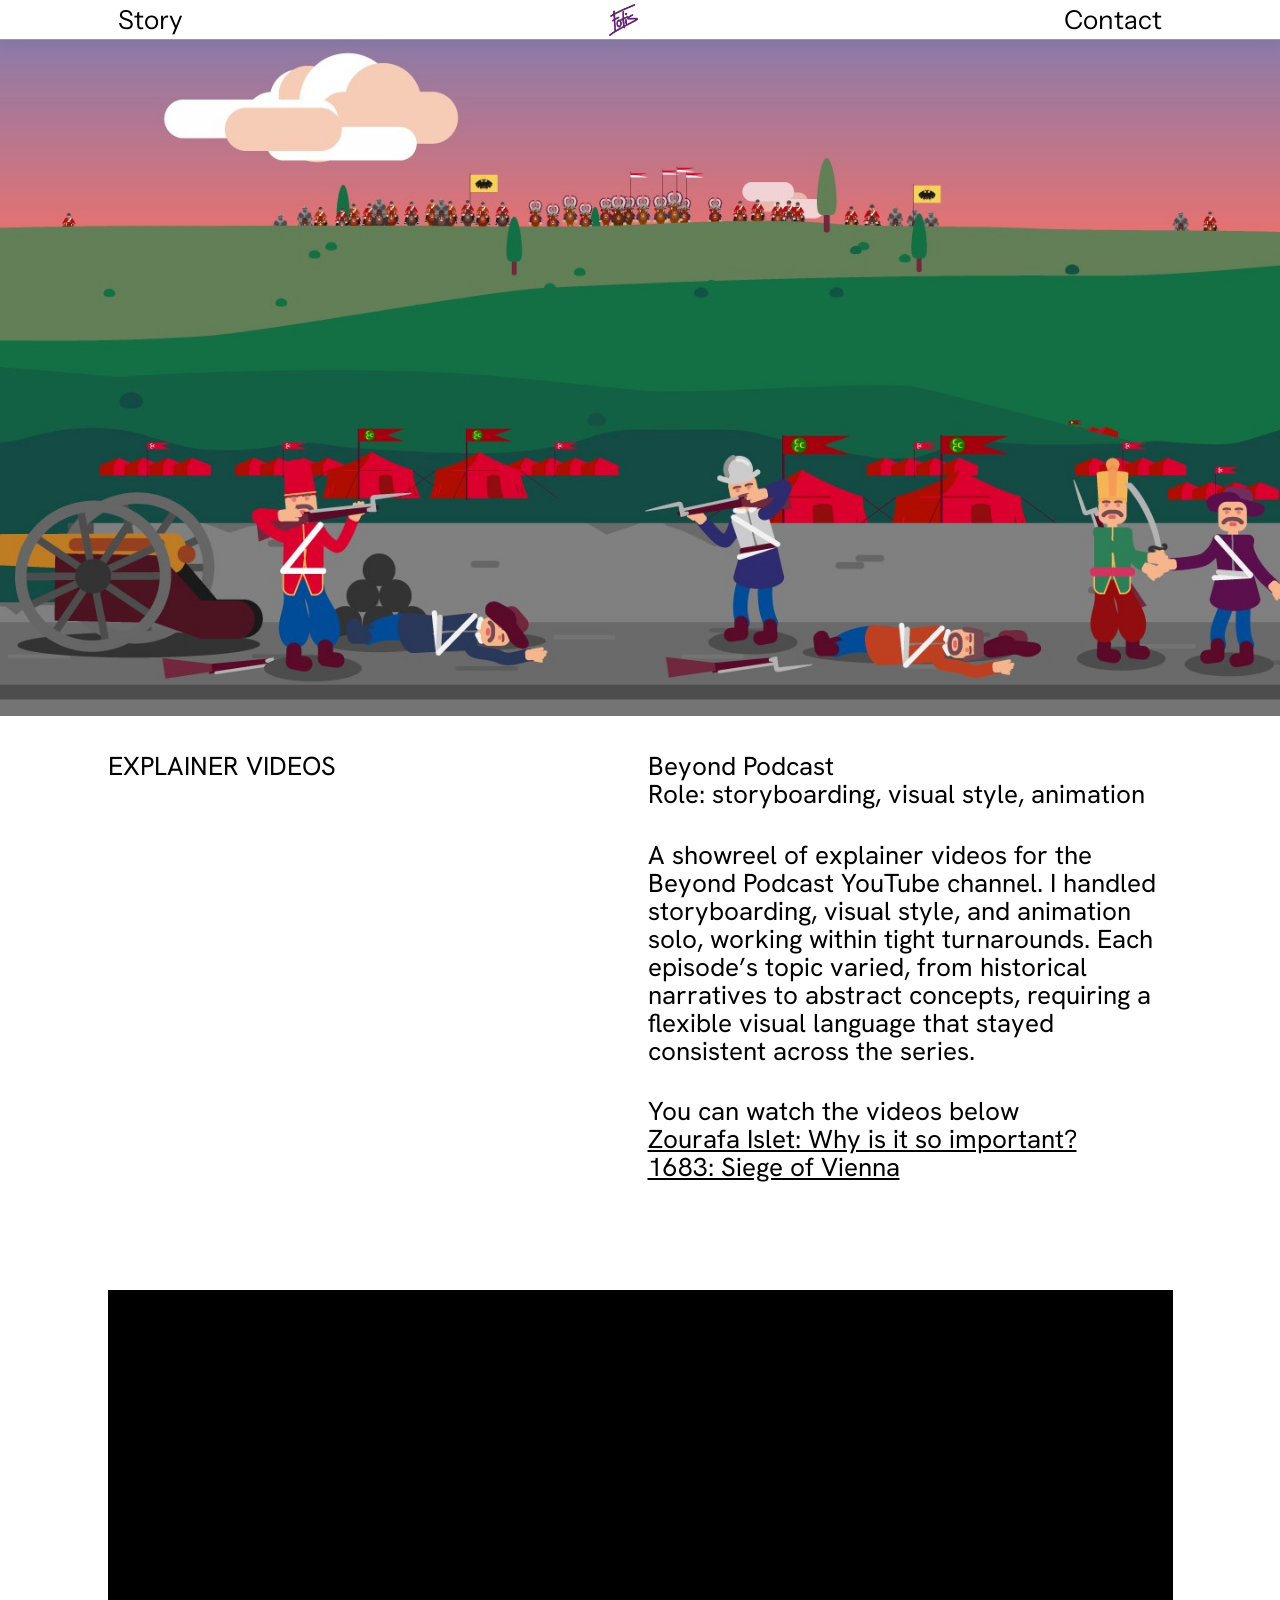
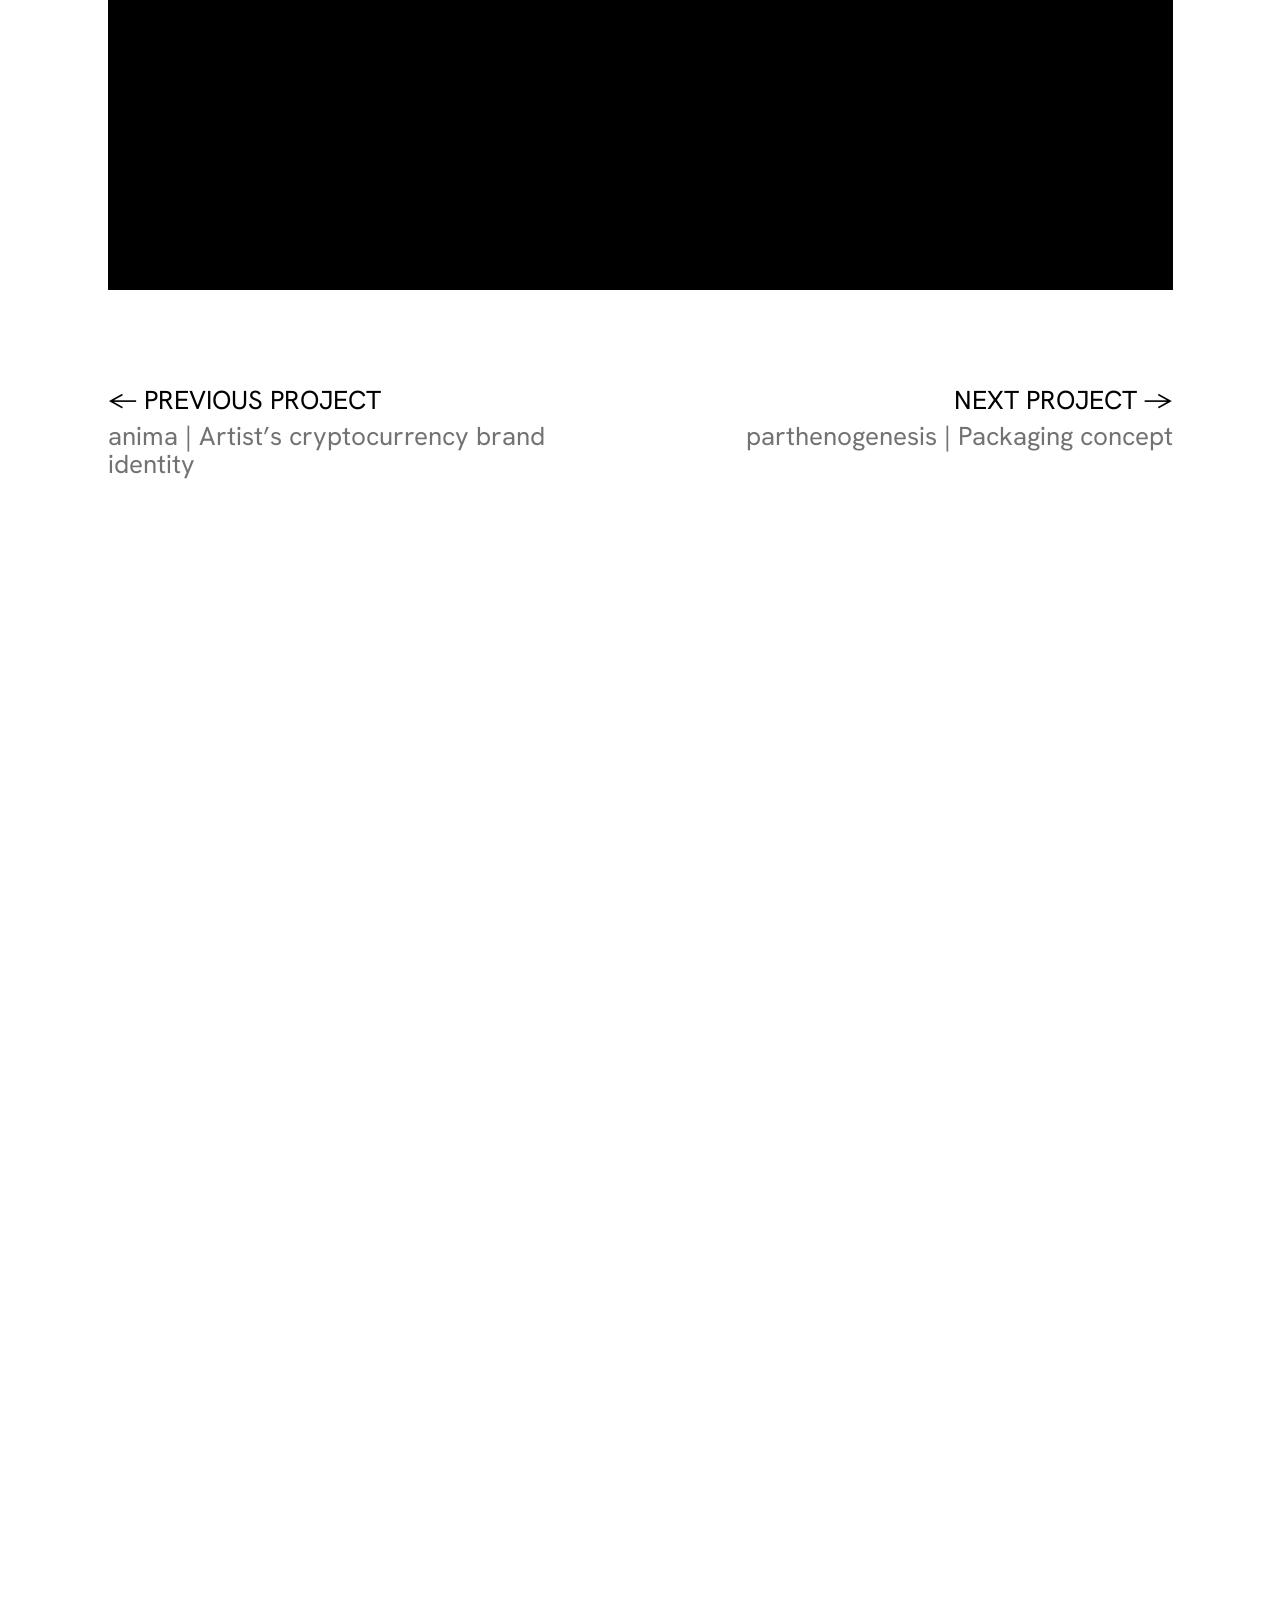
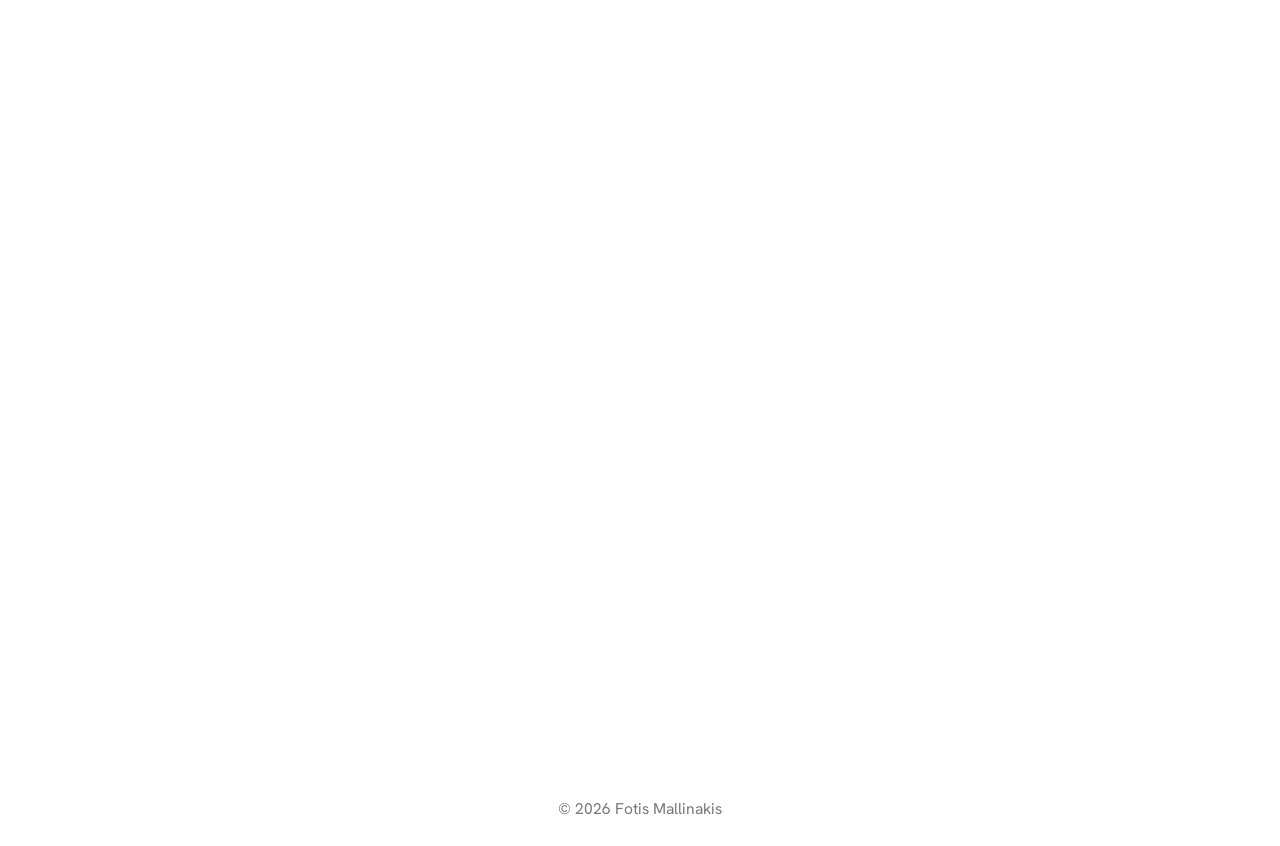
<file: beyond-podcast.html>
<!doctype html>
<html lang="en">
<head>
<meta charset="utf-8">
<meta name="viewport" content="width=device-width, initial-scale=1">
<title>Beyond Podcast | Explainer videos showreel | Fotis Mallinakis</title>
<link rel="preload" href="fonts/hanken-grotesk-400.woff" as="font" type="font/woff" crossorigin>
<link rel="icon" type="image/png" sizes="192x192" href="favicon-192.png">
<link rel="icon" type="image/png" sizes="32x32" href="favicon-32.png">
<link rel="apple-touch-icon" href="apple-touch-icon.png">
<link rel="stylesheet" href="style.css">
</head>
<body class="project">
<header class="bar">
  <a class="story" href="story.html">Story</a>
  <a class="name" href="index.html"><img src="logo.png" alt="Fotis Mallinakis"></a>
  <a class="contact" href="contact.html">Contact</a>
</header>

<main class="grid">
  <div class="hero wide" id="hero" style="--tile-bg: #38c6fe">
    <img src="images/beyond-podcast-hero.jpg" alt="Beyond Podcast | Explainer videos showreel" onerror="this.parentNode.classList.add('missing')">
  </div>

  <section class="info grid" style="grid-column: 1 / -1">
    <div class="name">Explainer videos</div>
    <div class="details">
      <p>Beyond Podcast<br>
      Role: storyboarding, visual style, animation</p>
      <p>A showreel of explainer videos for the Beyond Podcast YouTube channel. I handled storyboarding, visual style, and animation solo, working within tight turnarounds. Each episode&rsquo;s topic varied, from historical narratives to abstract concepts, requiring a flexible visual language that stayed consistent across the series.</p>
      <p>You can watch the videos below<br>
      <a href="https://www.youtube.com/watch?v=xntBQnyJnXM" target="_blank" rel="noopener">Zourafa Islet: Why is it so important?</a><br>
      <a href="https://www.youtube.com/watch?v=GlfKbvoLhCc" target="_blank" rel="noopener">1683: Siege of Vienna</a></p>
    </div>
  </section>

  <section class="blocks grid" style="grid-column: 1 / -1">
    <div class="ph video" style="grid-column: 1 / span 12; grid-row: 1; aspect-ratio: 16 / 9"><iframe src="https://www.youtube-nocookie.com/embed/d1Nrps1n2Xk?rel=0" title="Beyond Podcast explainer videos showreel" loading="lazy" allow="accelerometer; autoplay; encrypted-media; picture-in-picture; fullscreen" allowfullscreen></iframe></div>
  </section>

  <nav class="pn grid" style="grid-column: 1 / -1">
    <a class="prev" href="anima.html">&larr; Previous project<span>anima | Artist’s cryptocurrency brand identity</span></a>
    <a class="next" href="parthenogenesis.html">Next project &rarr;<span>parthenogenesis | Packaging concept</span></a>
  </nav>
</main>

<footer class="foot">&copy; 2026 Fotis Mallinakis</footer>

<div class="gridlines" aria-hidden="true"><i></i><i></i><i></i><i></i><i></i><i></i><i></i><i></i><i></i><i></i><i></i><i></i></div>

<script>
  document.documentElement.classList.add("project");
  document.addEventListener("keydown", function (e) { if (e.key === "g" || e.key === "G") document.documentElement.classList.toggle("show-grid"); });
  var w = window.innerWidth;
  document.documentElement.style.setProperty("--s", w < 700 ? 0.5 : Math.min(1, Math.max(0.5, w / 2400)));
</script>
</body>
</html>
</file>
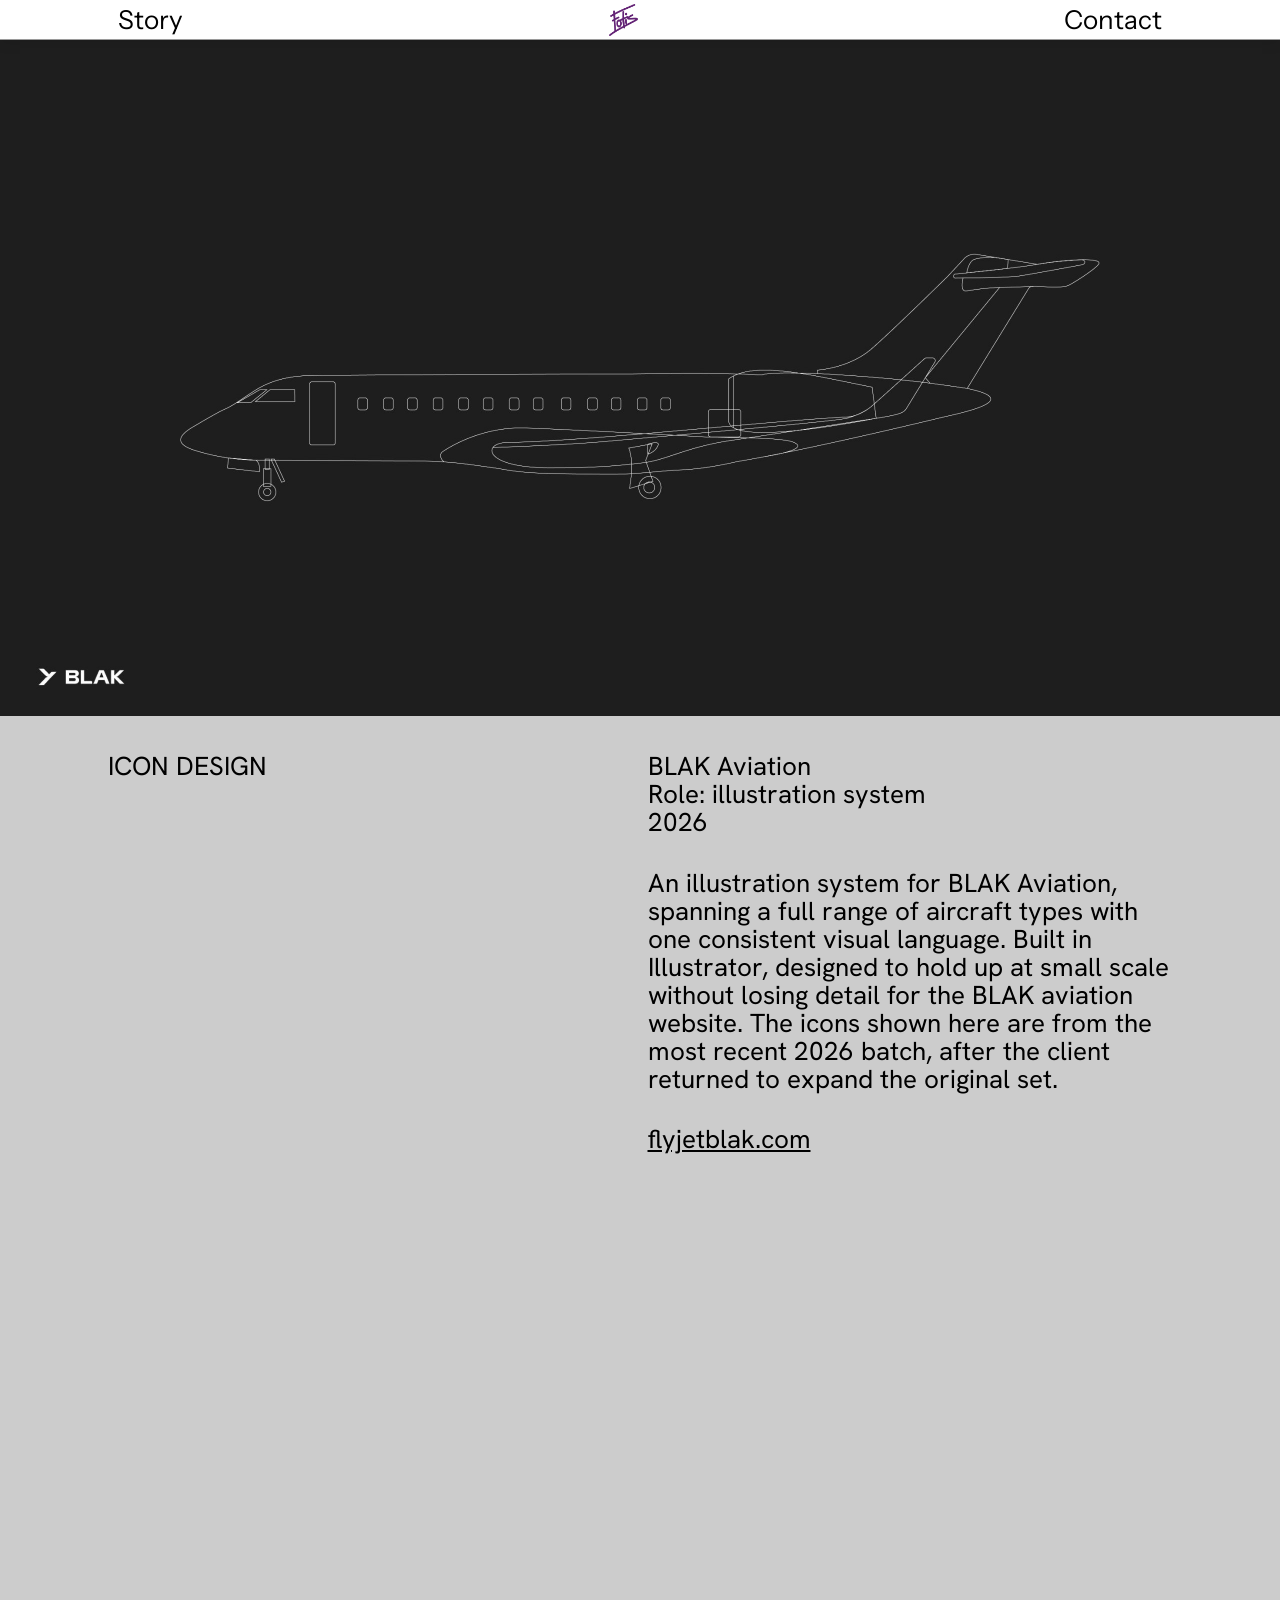
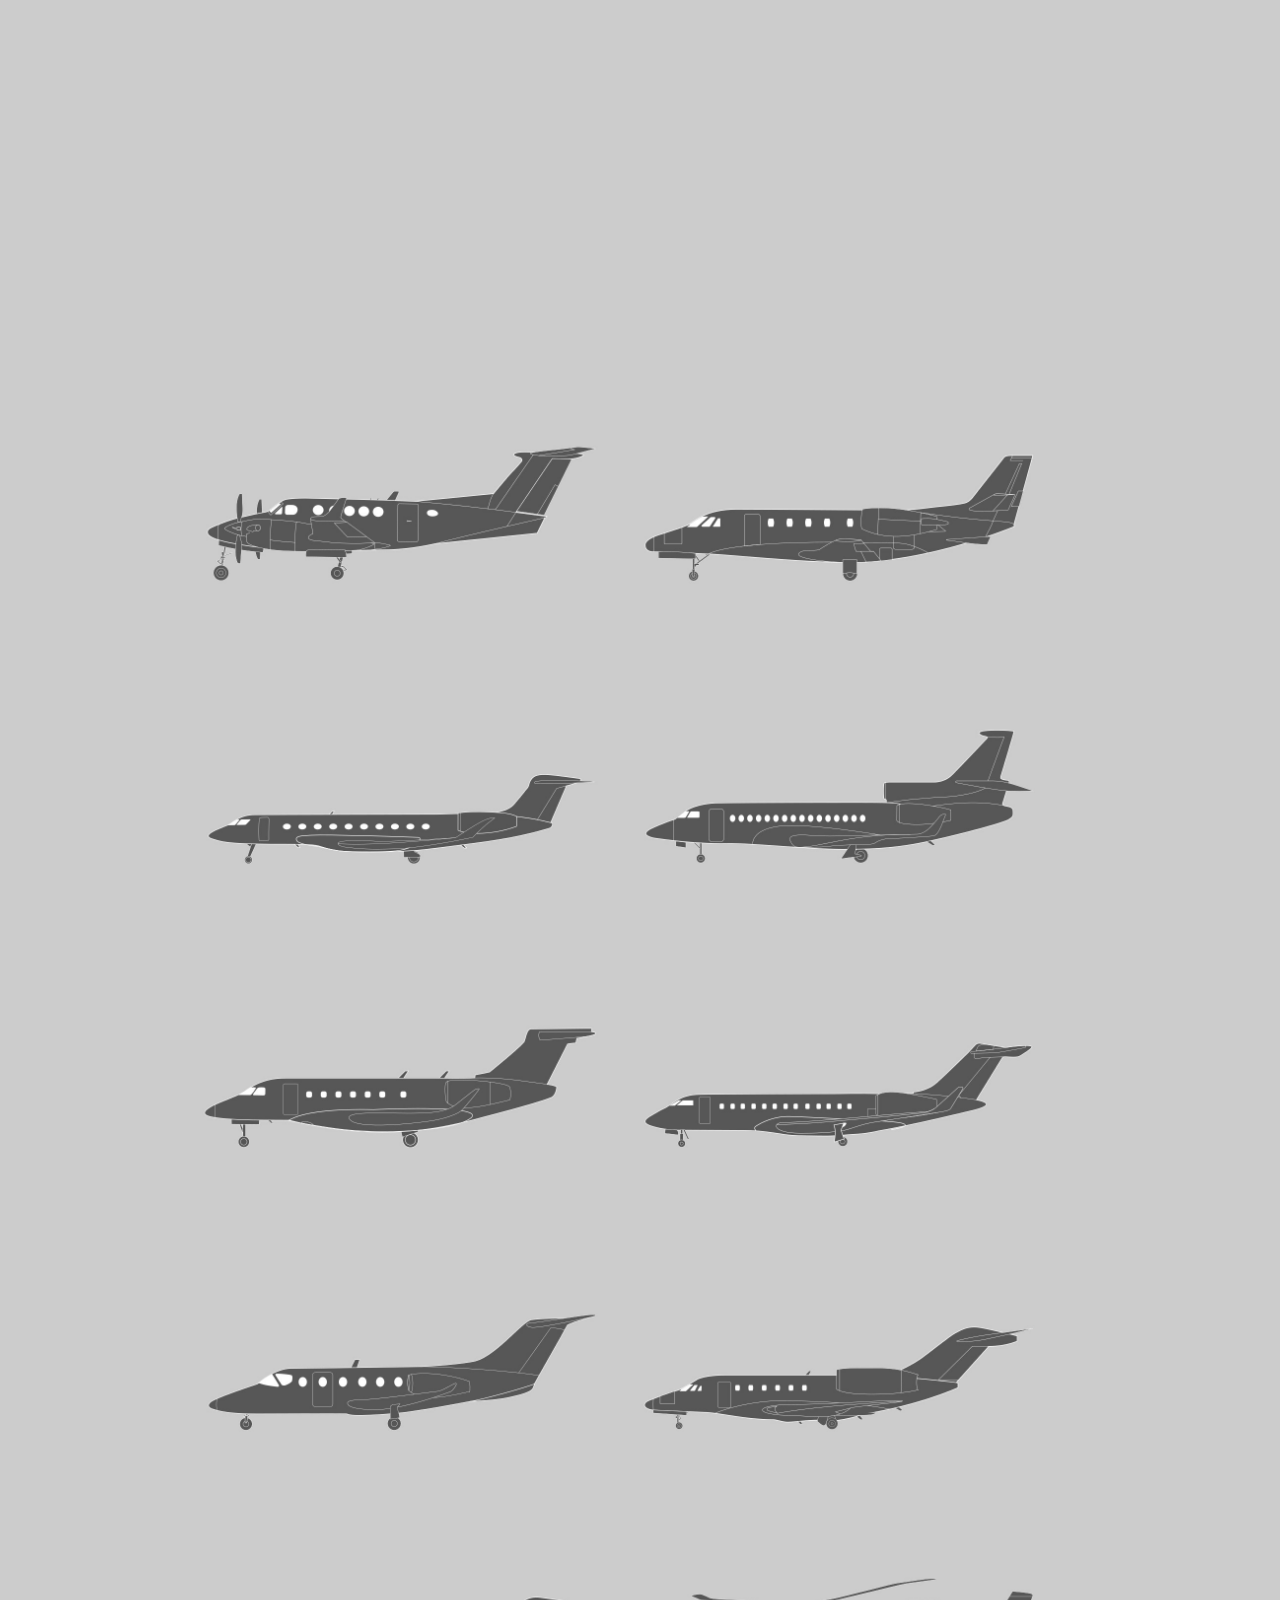
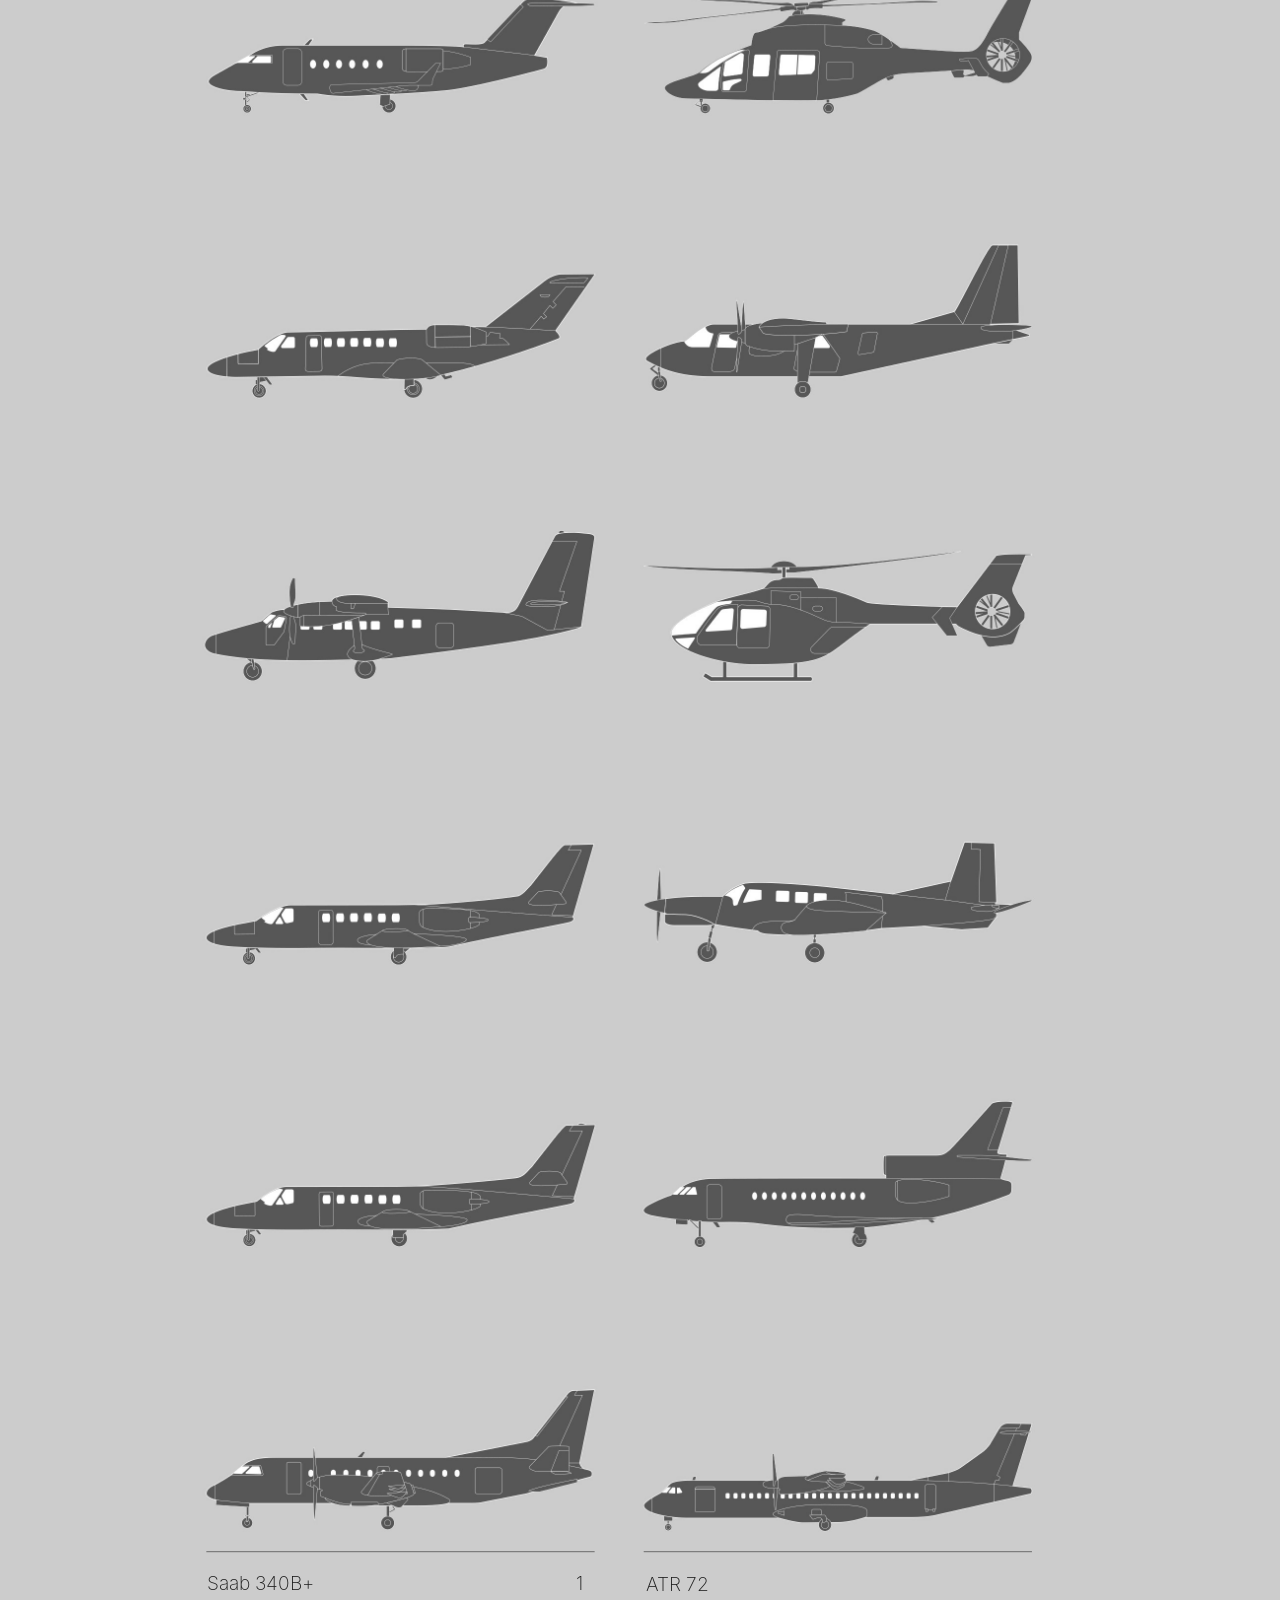
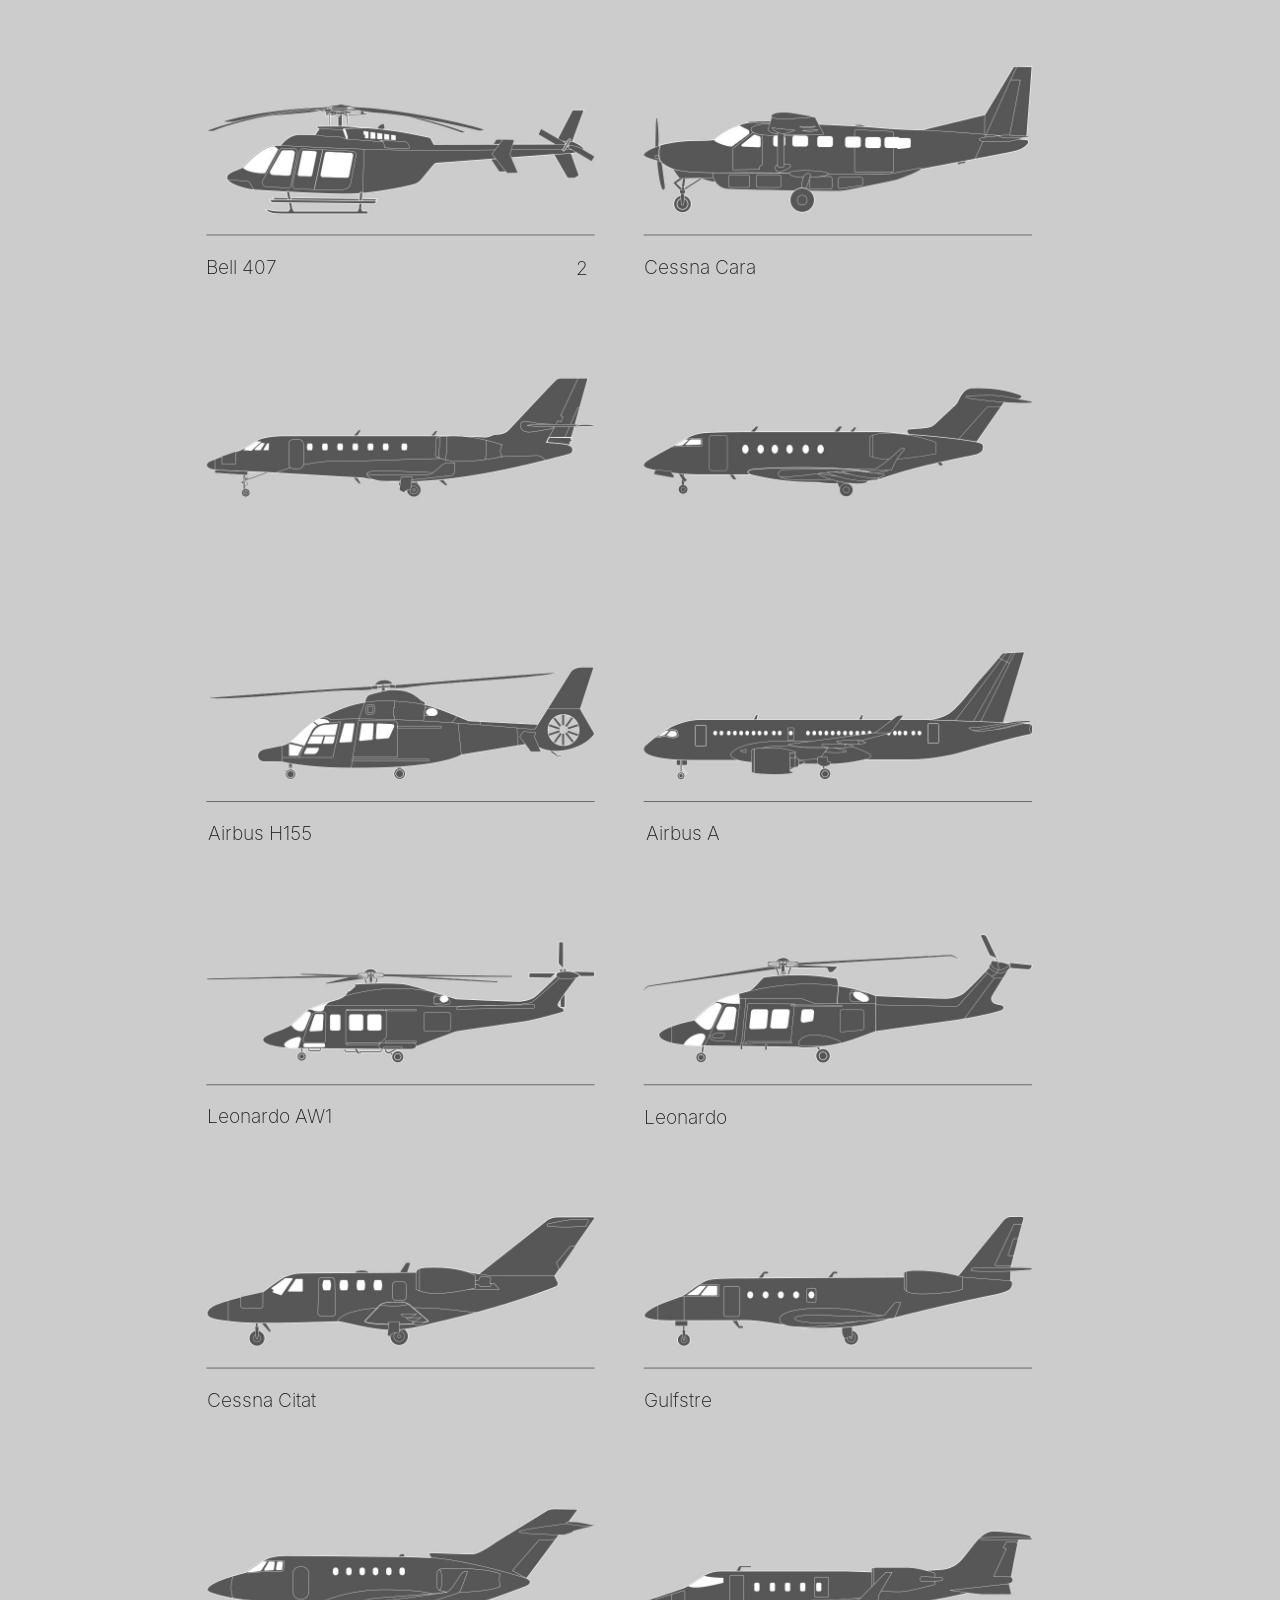
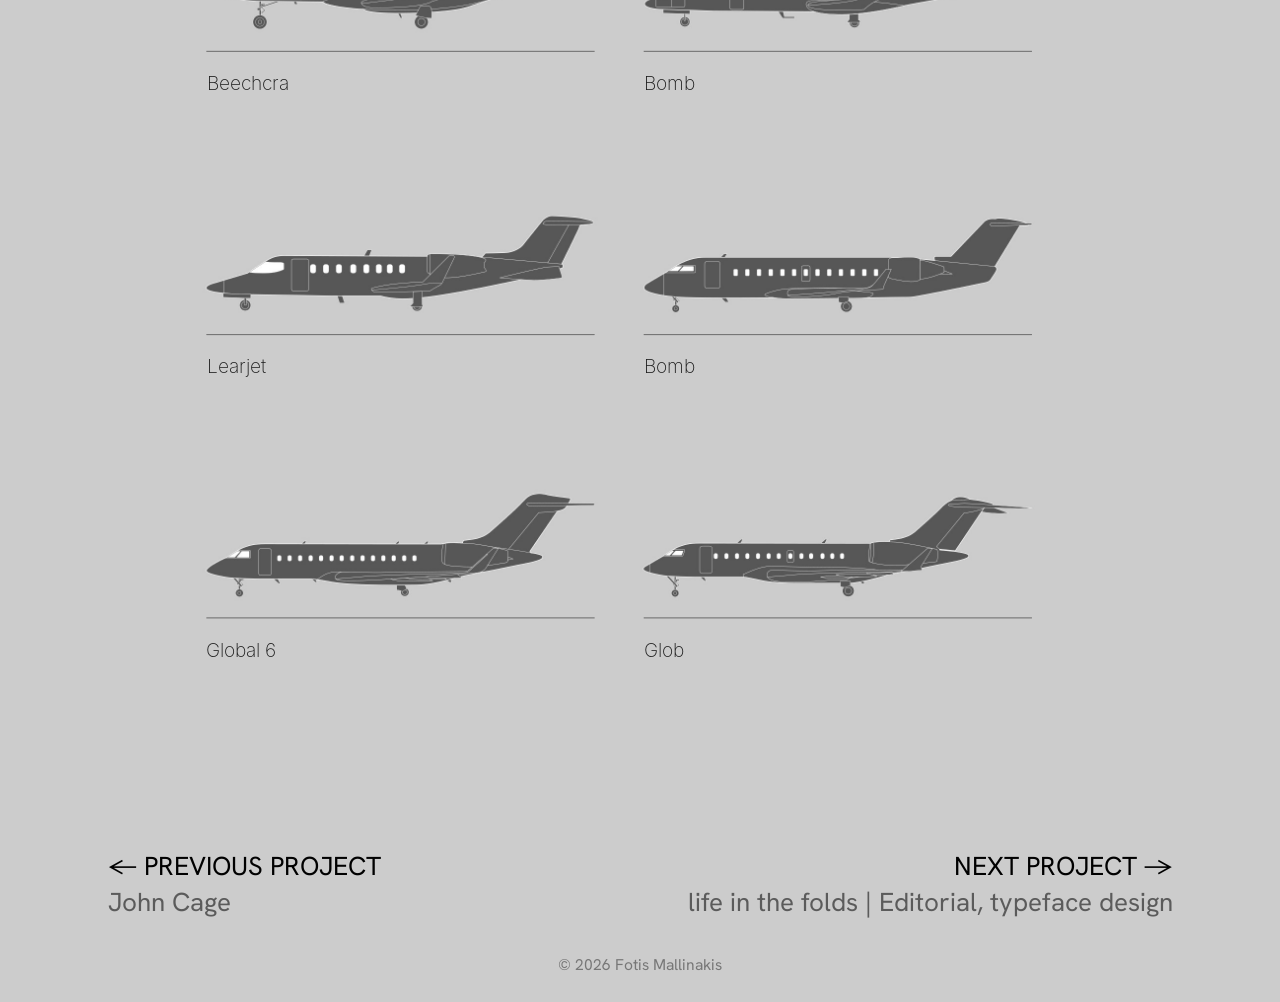
<file: blak-aviation.html>
<!doctype html>
<html lang="en" class="tinted" style="--page:#cccccc">
<head>
<meta charset="utf-8">
<meta name="viewport" content="width=device-width, initial-scale=1">
<title>BLAK Aviation | Aircraft icon design | Fotis Mallinakis</title>
<link rel="preload" href="fonts/hanken-grotesk-400.woff" as="font" type="font/woff" crossorigin>
<link rel="icon" type="image/png" sizes="192x192" href="favicon-192.png">
<link rel="icon" type="image/png" sizes="32x32" href="favicon-32.png">
<link rel="apple-touch-icon" href="apple-touch-icon.png">
<link rel="stylesheet" href="style.css">
</head>
<body class="project">
<header class="bar">
  <a class="story" href="story.html">Story</a>
  <a class="name" href="index.html"><img src="logo.png" alt="Fotis Mallinakis"></a>
  <a class="contact" href="contact.html">Contact</a>
</header>

<main class="grid">
  <div class="hero wide bleed" id="hero" style="--tile-bg: #1f1f1f">
    <img src="images/blak-aviation-hero.jpg" alt="BLAK Aviation | Aircraft icon design" onerror="this.parentNode.classList.add('missing')">
  </div>

  <section class="info grid" style="grid-column: 1 / -1">
    <div class="name">Icon design</div>
    <div class="details">
      <p>BLAK Aviation<br>
      Role: illustration system<br>
      2026</p>
      <p>An illustration system for BLAK Aviation, spanning a full range of aircraft types with one consistent visual language. Built in Illustrator, designed to hold up at small scale without losing detail for the BLAK aviation website. The icons shown here are from the most recent 2026 batch, after the client returned to expand the original set.</p>
      <p><a href="https://www.flyjetblak.com/" target="_blank" rel="noopener">flyjetblak.com</a></p>
    </div>
  </section>

  <section class="blocks grid" style="grid-column: 1 / -1">
    <div class="ph video" style="grid-column: 1 / span 12; grid-row: 1; aspect-ratio: 1065 / 599"><video src="images/blak-aviation-v3.mp4" poster="images/blak-aviation-v3-poster.jpg" autoplay muted loop playsinline preload="metadata"></video></div>
    <div class="bl" style="grid-column: 1 / span 12; grid-row: 2; aspect-ratio: 1440 / 7139"><img src="images/blak-aviation-grid.jpg" width="2160" height="10708" alt="BLAK Aviation: icon set of 36 aircraft" loading="lazy"><svg viewBox="0 0 1440 7139" preserveAspectRatio="none" aria-hidden="false" role="list"><g class="lb"><line pathLength="1" x1="133.0" y1="441.09" x2="658.0" y2="441.09"/><text class="nm" x="132.91" y="493.54">Beechcraft King Air B260</text><text class="nu" x="632.47" y="491.18">01</text></g><g class="lb"><line pathLength="1" x1="724.3" y1="441.09" x2="1249.3" y2="441.09"/><text class="nm" x="725.0" y="493.6">Cessna Citation XLS +</text><text class="nu" x="1217.62" y="493.18">02</text></g><g class="lb"><line pathLength="1" x1="133.0" y1="824.11" x2="658.0" y2="824.11"/><text class="nm" x="133.53" y="876.37">Gulfstream G700</text><text class="nu" x="626.93" y="875.95">03</text></g><g class="lb"><line pathLength="1" x1="724.3" y1="824.11" x2="1249.3" y2="824.11"/><text class="nm" x="724.65" y="876.57">Dassault Falcon 7X</text><text class="nu" x="1217.76" y="876.57">04</text></g><g class="lb"><line pathLength="1" x1="133.0" y1="1207.13" x2="658.0" y2="1207.13"/><text class="nm" x="132.95" y="1260.09">Embraer Praetor 600</text><text class="nu" x="627.34" y="1262.06">05</text></g><g class="lb"><line pathLength="1" x1="724.3" y1="1207.13" x2="1249.3" y2="1207.13"/><text class="nm" x="724.28" y="1259.45">Bombardier Global Express 6000</text><text class="nu" x="1218.51" y="1261.39">06</text></g><g class="lb"><line pathLength="1" x1="133.0" y1="1590.15" x2="658.0" y2="1590.15"/><text class="nm" x="133.26" y="1642.61">Nextant 400XTi</text><text class="nu" x="628.49" y="1644.55">07</text></g><g class="lb"><line pathLength="1" x1="724.3" y1="1590.15" x2="1249.3" y2="1590.15"/><text class="nm" x="724.38" y="1642.74">Cessna Citation X</text><text class="nu" x="1217.96" y="1642.74">08</text></g><g class="lb"><line pathLength="1" x1="133.0" y1="1973.17" x2="658.0" y2="1973.17"/><text class="nm" x="133.31" y="2025.43">Bombadier Challenger 605</text><text class="nu" x="627.21" y="2025.43">09</text></g><g class="lb"><line pathLength="1" x1="724.3" y1="1973.17" x2="1249.3" y2="1973.17"/><text class="nm" x="727.21" y="2025.64">Airbus H160</text><text class="nu" x="1223.77" y="2025.64">10</text></g><g class="lb"><line pathLength="1" x1="133.0" y1="2356.19" x2="658.0" y2="2356.19"/><text class="nm" x="132.54" y="2408.78">Cessna Citation CJ3 +</text><text class="nu" x="638.27" y="2410.73">11</text></g><g class="lb"><line pathLength="1" x1="724.3" y1="2356.19" x2="1249.3" y2="2356.19"/><text class="nm" x="724.6" y="2408.45">Britten Norman BN-2 Islander</text><text class="nu" x="1223.42" y="2410.38">12</text></g><g class="lb"><line pathLength="1" x1="133.0" y1="2739.21" x2="658.0" y2="2739.21"/><text class="nm" x="132.97" y="2791.8">de Havilland Canada DHC-6 Twin Otter</text><text class="nu" x="632.73" y="2791.8">13</text></g><g class="lb"><line pathLength="1" x1="724.3" y1="2739.21" x2="1249.3" y2="2739.21"/><text class="nm" x="727.21" y="2791.71">Airbus H135</text><text class="nu" x="1223.56" y="2793.22">14</text></g><g class="lb"><line pathLength="1" x1="133.0" y1="3122.23" x2="658.0" y2="3122.23"/><text class="nm" x="133.49" y="3174.48">Cessna Citation II</text><text class="nu" x="633.14" y="3176.42">15</text></g><g class="lb"><line pathLength="1" x1="724.3" y1="3122.23" x2="1249.3" y2="3122.23"/><text class="nm" x="724.4" y="3174.7">Pacific Aerospace PAC 750XL</text><text class="nu" x="1224.31" y="3174.7">16</text></g><g class="lb"><line pathLength="1" x1="133.0" y1="3505.25" x2="658.0" y2="3505.25"/><text class="nm" x="133.83" y="3557.82">Cessna Citation Bravo</text><text class="nu" x="633.78" y="3559.77">17</text></g><g class="lb"><line pathLength="1" x1="724.3" y1="3505.25" x2="1249.3" y2="3505.25"/><text class="nm" x="724.63" y="3557.51">Dassault Falcon 900EX</text><text class="nu" x="1223.77" y="3559.44">18</text></g><g class="lb"><line pathLength="1" x1="133.0" y1="3888.27" x2="658.0" y2="3888.27"/><text class="nm" x="133.64" y="3940.73">Saab 340B+</text><text class="nu" x="633.01" y="3940.73">19</text></g><g class="lb"><line pathLength="1" x1="724.3" y1="3888.27" x2="1249.3" y2="3888.27"/><text class="nm" x="727.21" y="3940.78">ATR 72</text><text class="nu" x="1217.62" y="3942.73">20</text></g><g class="lb"><line pathLength="1" x1="133.0" y1="4271.29" x2="658.0" y2="4271.29"/><text class="nm" x="132.99" y="4323.57">Bell 407</text><text class="nu" x="632.12" y="4325.5">21</text></g><g class="lb"><line pathLength="1" x1="724.3" y1="4271.29" x2="1249.3" y2="4271.29"/><text class="nm" x="724.22" y="4323.75">Cessna Caravan C208</text><text class="nu" x="1217.28" y="4323.75">22</text></g><g class="lb"><line pathLength="1" x1="133.0" y1="4654.31" x2="658.0" y2="4654.31"/><text class="nm" x="133.88" y="4706.49">Citation Sovereign+</text><text class="nu" x="626.59" y="4708.43">23</text></g><g class="lb"><line pathLength="1" x1="724.3" y1="4654.31" x2="1249.3" y2="4654.31"/><text class="nm" x="724.29" y="4706.56">Challenger 3500</text><text class="nu" x="1217.83" y="4708.49">24</text></g><g class="lb"><line pathLength="1" x1="133.0" y1="5037.33" x2="658.0" y2="5037.33"/><text class="nm" x="135.15" y="5089.79">Airbus H155</text><text class="nu" x="626.99" y="5089.79">25</text></g><g class="lb"><line pathLength="1" x1="724.3" y1="5037.33" x2="1249.3" y2="5037.33"/><text class="nm" x="726.78" y="5089.83">Airbus A220</text><text class="nu" x="1218.17" y="5091.78">26</text></g><g class="lb"><line pathLength="1" x1="133.0" y1="5420.35" x2="658.0" y2="5420.35"/><text class="nm" x="133.23" y="5472.6">Leonardo AW139</text><text class="nu" x="627.64" y="5474.54">27</text></g><g class="lb"><line pathLength="1" x1="724.3" y1="5420.35" x2="1249.3" y2="5420.35"/><text class="nm" x="724.26" y="5472.86">Leonardo AW169</text><text class="nu" x="1217.62" y="5472.86">28</text></g><g class="lb"><line pathLength="1" x1="133.0" y1="5803.37" x2="658.0" y2="5803.37"/><text class="nm" x="133.57" y="5855.82">Cessna Citation CJ1</text><text class="nu" x="626.87" y="5857.82">29</text></g><g class="lb"><line pathLength="1" x1="724.3" y1="5803.37" x2="1249.3" y2="5803.37"/><text class="nm" x="724.28" y="5855.6">Gulfstream G150</text><text class="nu" x="1218.23" y="5857.54">30</text></g><g class="lb"><line pathLength="1" x1="133.0" y1="6186.39" x2="658.0" y2="6186.39"/><text class="nm" x="133.39" y="6238.86">Beechcraft Hawker 900</text><text class="nu" x="632.73" y="6238.86">31</text></g><g class="lb"><line pathLength="1" x1="724.3" y1="6186.39" x2="1249.3" y2="6186.39"/><text class="nm" x="724.27" y="6238.89">Bombardier Learjet 60XR</text><text class="nu" x="1217.89" y="6240.61">32</text></g><g class="lb"><line pathLength="1" x1="133.0" y1="6569.41" x2="658.0" y2="6569.41"/><text class="nm" x="133.31" y="6621.67">Learjet 45XR</text><text class="nu" x="627.20" y="6623.6">33</text></g><g class="lb"><line pathLength="1" x1="724.3" y1="6569.41" x2="1249.3" y2="6569.41"/><text class="nm" x="724.56" y="6621.87">Bombardier Challenger 850</text><text class="nu" x="1218.03" y="6621.87">34</text></g><g class="lb"><line pathLength="1" x1="133.0" y1="6952.43" x2="658.0" y2="6952.43"/><text class="nm" x="132.87" y="7004.94">Global 6500</text><text class="nu" x="627.60" y="7006.65">35</text></g><g class="lb"><line pathLength="1" x1="724.3" y1="6952.43" x2="1249.3" y2="6952.43"/><text class="nm" x="724.99" y="7004.69">Global 5500</text><text class="nu" x="1218.77" y="7006.62">36</text></g></svg></div>
    <script>
(function(){var root=document.querySelector('.bl');if(!root)return;var gs=[].slice.call(root.querySelectorAll('.lb'));if(!gs.length||!('IntersectionObserver' in window)||(window.matchMedia&&matchMedia('(prefers-reduced-motion: reduce)').matches))return;
root.classList.add('anim');
gs.forEach(function(g){var t=[].slice.call(g.querySelectorAll('text'));g._t=t.map(function(e){var s=e.textContent;e.textContent='';return [e,s];});});
function type(e,s,delay,step){setTimeout(function(){e.style.visibility='visible';var i=0;(function k(){i++;e.textContent=s.slice(0,i);if(i<s.length)setTimeout(k,step);})();},delay);}
var io=new IntersectionObserver(function(es){es.forEach(function(en){if(!en.isIntersecting)return;var g=en.target;io.unobserve(g);var d=g._right?140:0;
setTimeout(function(){g.classList.add('on');},d);
type(g._t[0][0],g._t[0][1],d+200,32);type(g._t[1][0],g._t[1][1],d+650,90);});},{rootMargin:'0px 0px -12% 0px'});
gs.forEach(function(g,i){g._right=i%2===1;io.observe(g);});})();
    </script>
  </section>

  <nav class="pn grid" style="grid-column: 1 / -1">
    <a class="prev" href="john-cage.html">&larr; Previous project<span>John Cage</span></a>
    <a class="next" href="life-in-the-folds.html">Next project &rarr;<span>life in the folds | Editorial, typeface design</span></a>
  </nav>
</main>

<footer class="foot">&copy; 2026 Fotis Mallinakis</footer>

<div class="gridlines" aria-hidden="true"><i></i><i></i><i></i><i></i><i></i><i></i><i></i><i></i><i></i><i></i><i></i><i></i></div>

<script>
  document.documentElement.classList.add("project");
  document.addEventListener("keydown", function (e) { if (e.key === "g" || e.key === "G") document.documentElement.classList.toggle("show-grid"); });
  var w = window.innerWidth;
  document.documentElement.style.setProperty("--s", w < 700 ? 0.5 : Math.min(1, Math.max(0.5, w / 2400)));
</script>
</body>
</html>
</file>
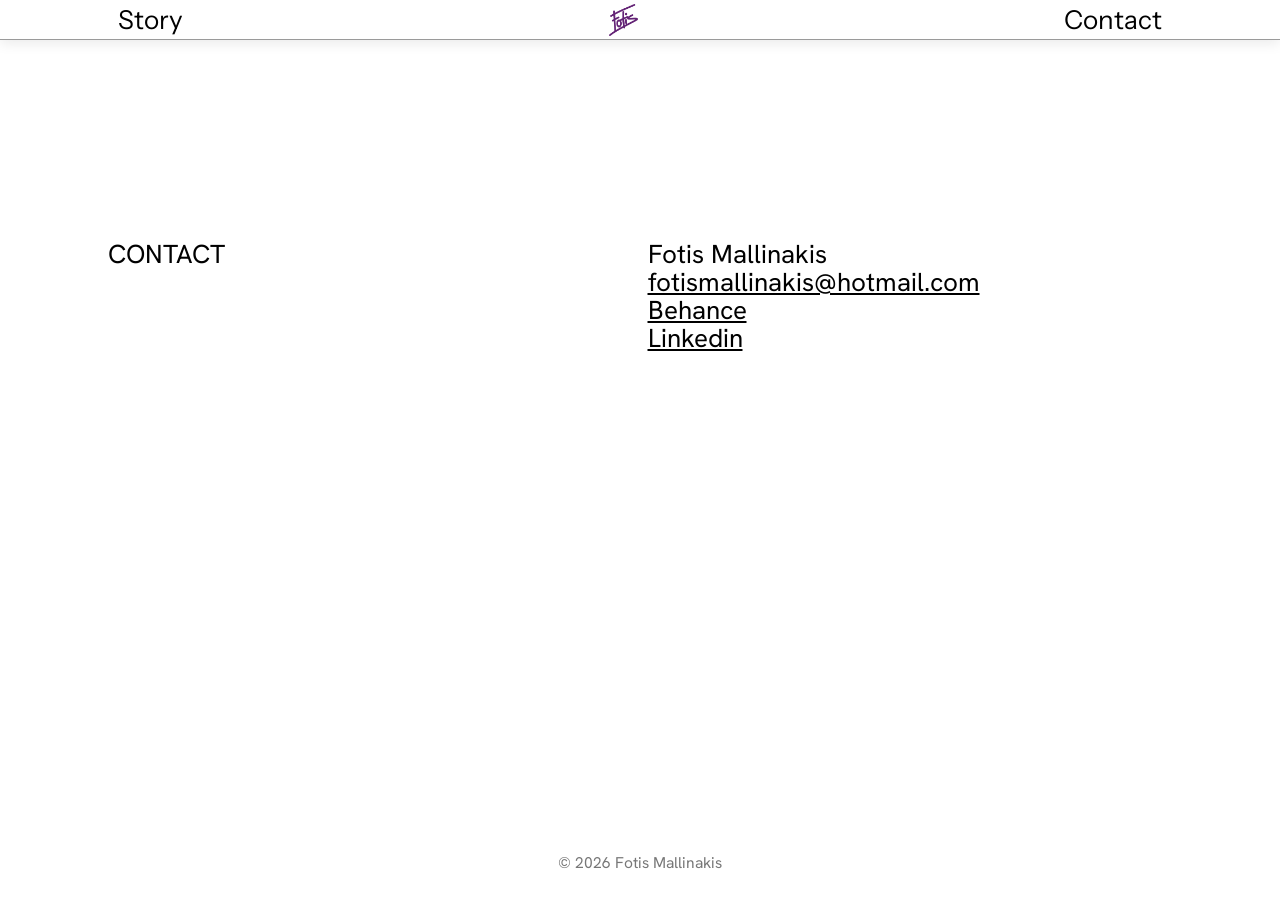
<file: contact.html>
<!doctype html>
<html lang="en">
<head>
<meta charset="utf-8">
<meta name="viewport" content="width=device-width, initial-scale=1">
<title>CONTACT | Fotis Mallinakis</title>
<link rel="preload" href="fonts/hanken-grotesk-400.woff" as="font" type="font/woff" crossorigin>
<link rel="icon" type="image/png" sizes="192x192" href="favicon-192.png">
<link rel="icon" type="image/png" sizes="32x32" href="favicon-32.png">
<link rel="apple-touch-icon" href="apple-touch-icon.png">
<link rel="stylesheet" href="style.css">
</head>
<body class="project">
<header class="bar">
  <a class="story" href="story.html">Story</a>
  <a class="name" href="index.html"><img src="logo.png" alt="Fotis Mallinakis"></a>
  <a class="contact" href="contact.html">Contact</a>
</header>

<main class="grid simple">
  <section class="info grid" style="grid-column: 1 / -1">
    <div class="name">CONTACT</div>
    <div class="details">
      <p>Fotis Mallinakis<br><a href="mailto:fotismallinakis@hotmail.com">fotismallinakis@hotmail.com</a><br><a href="https://www.behance.net/fotismallinakiss" target="_blank" rel="noopener">Behance</a><br><a href="https://www.linkedin.com/in/fotismallinakis/" target="_blank" rel="noopener">Linkedin</a></p>
    </div>
  </section>
</main>

<footer class="foot">&copy; 2026 Fotis Mallinakis</footer>

<div class="gridlines" aria-hidden="true"><i></i><i></i><i></i><i></i><i></i><i></i><i></i><i></i><i></i><i></i><i></i><i></i></div>

<script>
  document.documentElement.classList.add("project");
  document.addEventListener("keydown", function (e) { if (e.key === "g" || e.key === "G") document.documentElement.classList.toggle("show-grid"); });
  var w = window.innerWidth;
  document.documentElement.style.setProperty("--s", w < 700 ? 0.5 : Math.min(1, Math.max(0.5, w / 2400)));
</script>
</body>
</html>
</file>
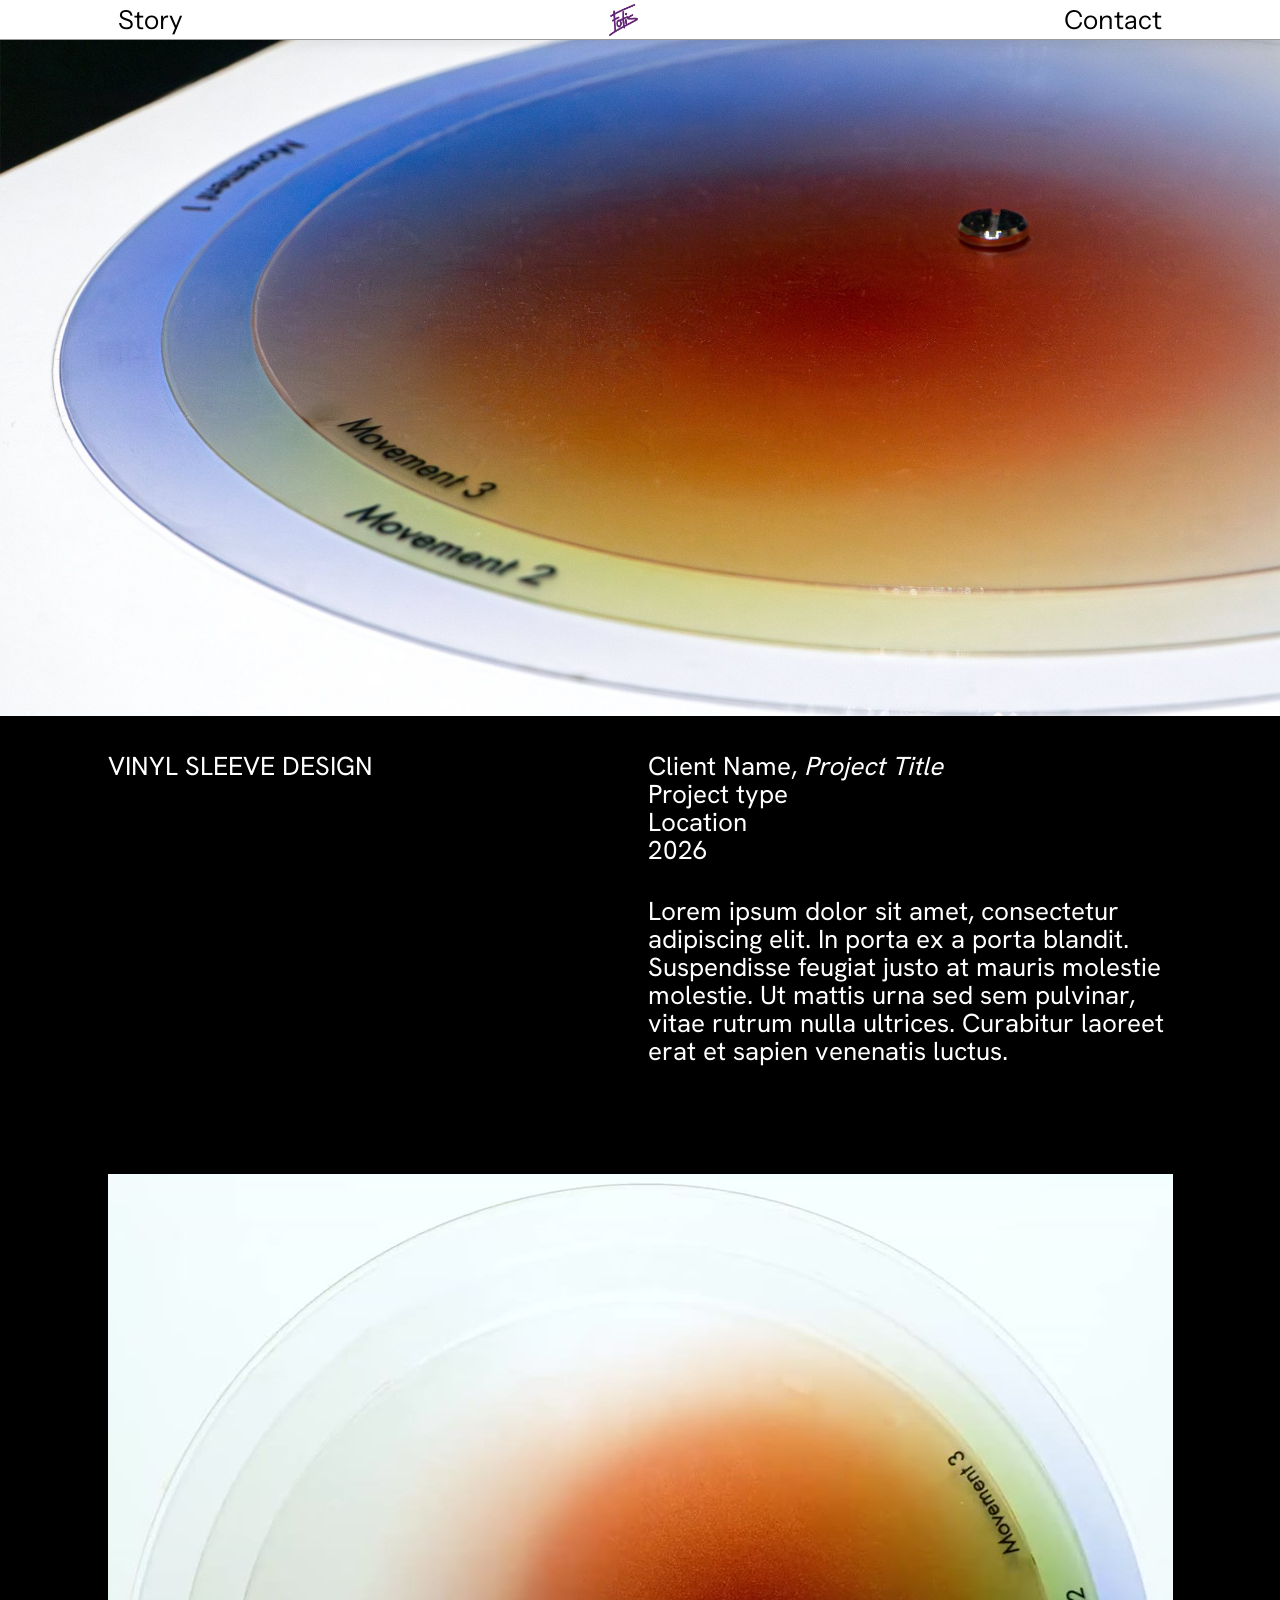
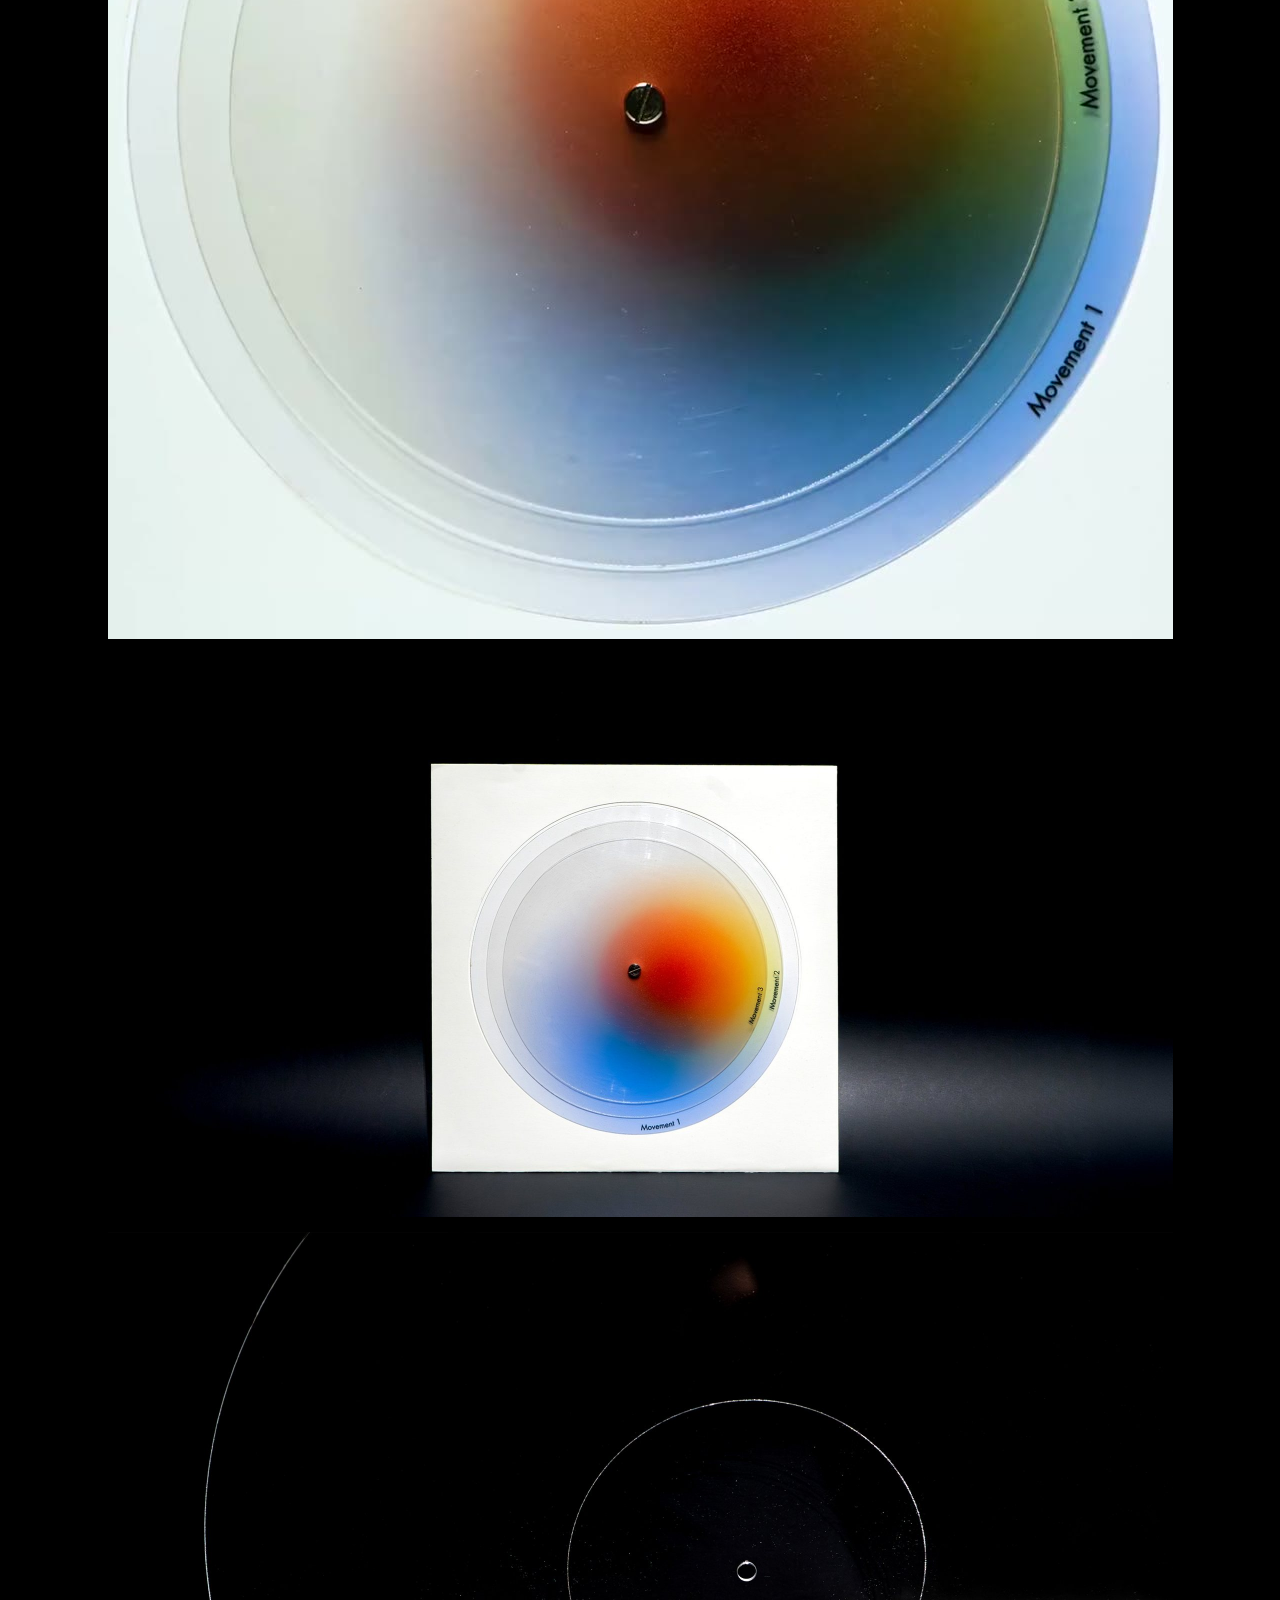
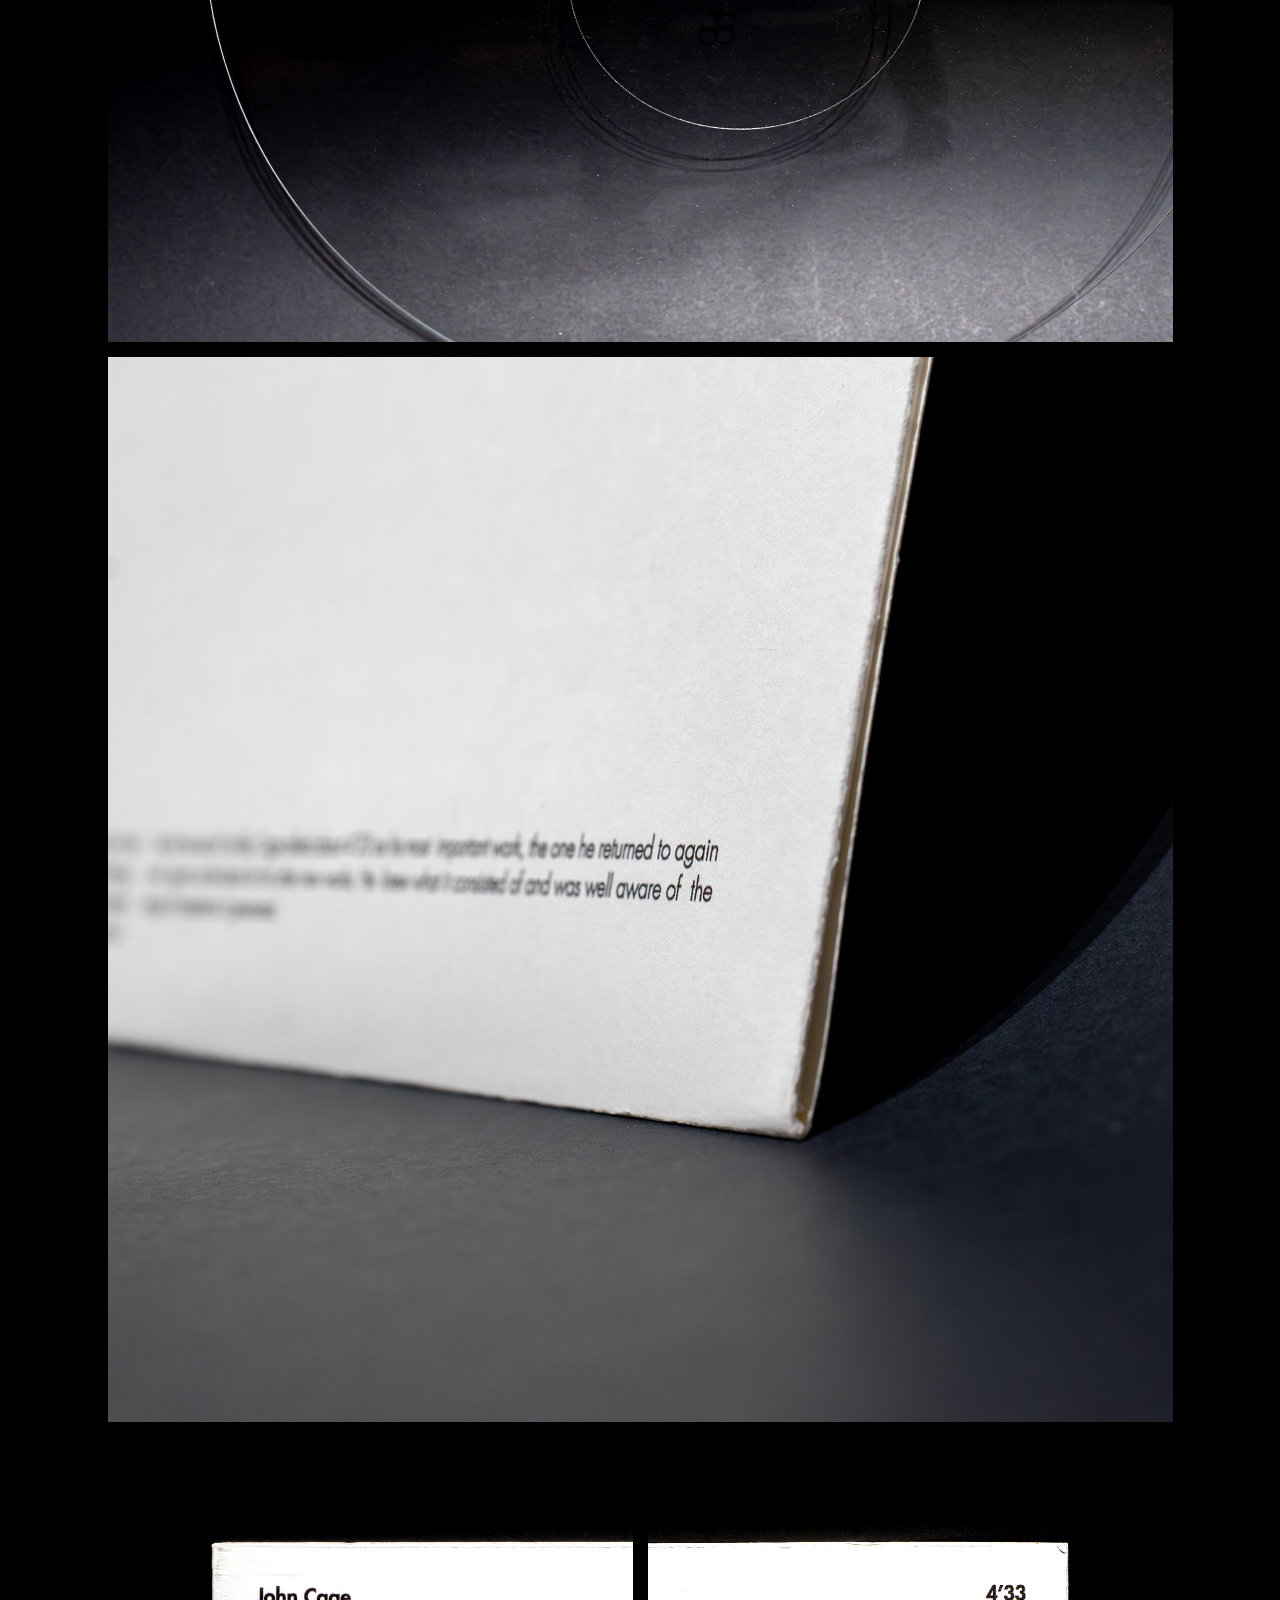
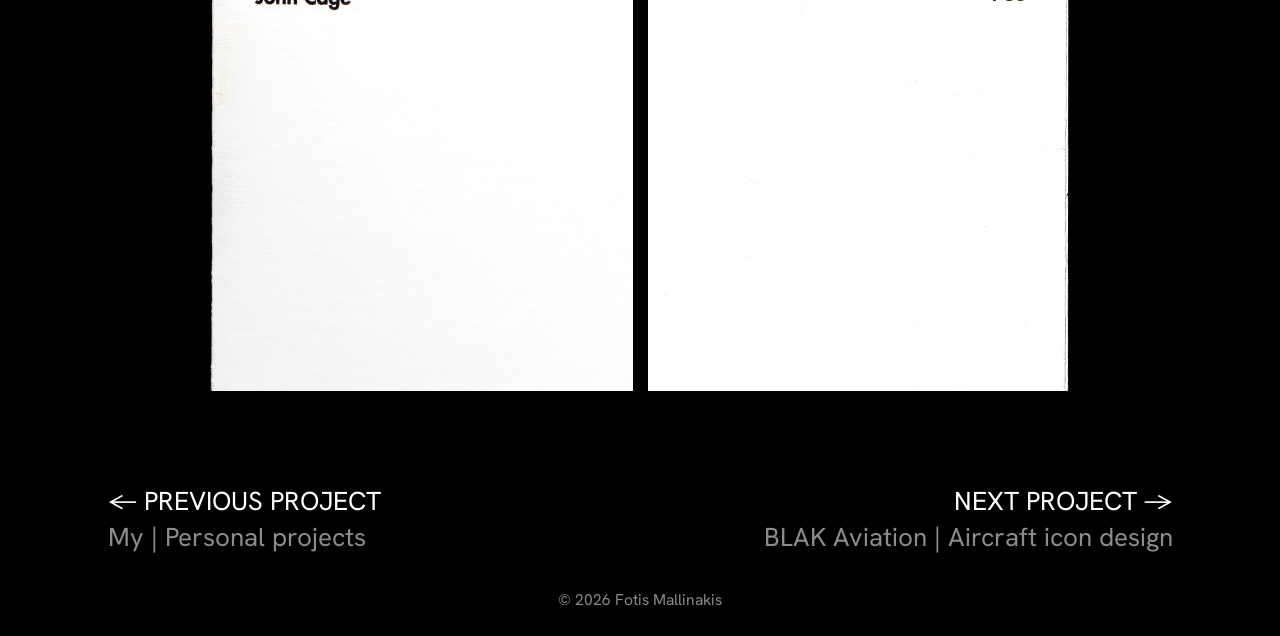
<file: john-cage.html>
<!doctype html>
<html lang="en" class="dark">
<head>
<meta charset="utf-8">
<meta name="viewport" content="width=device-width, initial-scale=1">
<title>John Cage | Fotis Mallinakis</title>
<link rel="preload" href="fonts/hanken-grotesk-400.woff" as="font" type="font/woff" crossorigin>
<link rel="icon" type="image/png" sizes="192x192" href="favicon-192.png">
<link rel="icon" type="image/png" sizes="32x32" href="favicon-32.png">
<link rel="apple-touch-icon" href="apple-touch-icon.png">
<link rel="stylesheet" href="style.css">
</head>
<body class="project">
<header class="bar">
  <a class="story" href="story.html">Story</a>
  <a class="name" href="index.html"><img src="logo.png" alt="Fotis Mallinakis"></a>
  <a class="contact" href="contact.html">Contact</a>
</header>

<main class="grid">
  <div class="hero wide bleed" id="hero" style="--tile-bg: #f2f2f2">
    <img src="images/john-cage-hero.jpg" alt="John Cage" onerror="this.parentNode.classList.add('missing')">
  </div>

  <section class="info grid" style="grid-column: 1 / -1">
    <div class="name">Vinyl sleeve design</div>
    <div class="details">
      <p>Client Name, <em>Project Title</em><br>
      Project type<br>
      Location<br>
      2026</p>
      <p>Lorem ipsum dolor sit amet, consectetur adipiscing elit. In porta ex a porta blandit. Suspendisse feugiat justo at mauris molestie molestie. Ut mattis urna sed sem pulvinar, vitae rutrum nulla ultrices. Curabitur laoreet erat et sapien venenatis luctus.</p>
    </div>
  </section>

  <section class="blocks grid" style="grid-column: 1 / -1">
    <div class="ph video" style="grid-column: 1 / span 12; grid-row: 1; aspect-ratio: 1 / 1"><video src="images/john-cage-v2.mp4" poster="images/john-cage-v2-poster.jpg" autoplay muted loop playsinline preload="metadata"></video></div>
    <div class="ph img" style="grid-column: 1 / span 12; grid-row: 2; aspect-ratio: 2130 / 1126"><img src="images/john-cage-photo-1.jpg" alt="" loading="lazy"></div>
    <div class="ph img" style="grid-column: 1 / span 12; grid-row: 3; aspect-ratio: 2130 / 1420"><img src="images/john-cage-photo-2.jpg" alt="" loading="lazy"></div>
    <div class="ph img" style="grid-column: 1 / span 12; grid-row: 4; aspect-ratio: 1500 / 1500"><img src="images/john-cage-photo-3.jpg" alt="" loading="lazy"></div>
    <div class="ph img" style="grid-column: 1 / span 6; grid-row: 5; aspect-ratio: 1024 / 1080"><img src="images/john-cage-back-2.jpg" alt="" loading="lazy"></div>
    <div class="ph img" style="grid-column: 7 / span 6; grid-row: 5; aspect-ratio: 1024 / 1080"><img src="images/john-cage-back-1.jpg" alt="" loading="lazy"></div>
  </section>

  <nav class="pn grid" style="grid-column: 1 / -1">
    <a class="prev" href="showcase.html">&larr; Previous project<span>My | Personal projects</span></a>
    <a class="next" href="blak-aviation.html">Next project &rarr;<span>BLAK Aviation | Aircraft icon design</span></a>
  </nav>
</main>

<footer class="foot">&copy; 2026 Fotis Mallinakis</footer>

<div class="gridlines" aria-hidden="true"><i></i><i></i><i></i><i></i><i></i><i></i><i></i><i></i><i></i><i></i><i></i><i></i></div>

<script>
  document.documentElement.classList.add("project");
  document.addEventListener("keydown", function (e) { if (e.key === "g" || e.key === "G") document.documentElement.classList.toggle("show-grid"); });
  var w = window.innerWidth;
  document.documentElement.style.setProperty("--s", w < 700 ? 0.5 : Math.min(1, Math.max(0.5, w / 2400)));
</script>
</body>
</html>
</file>
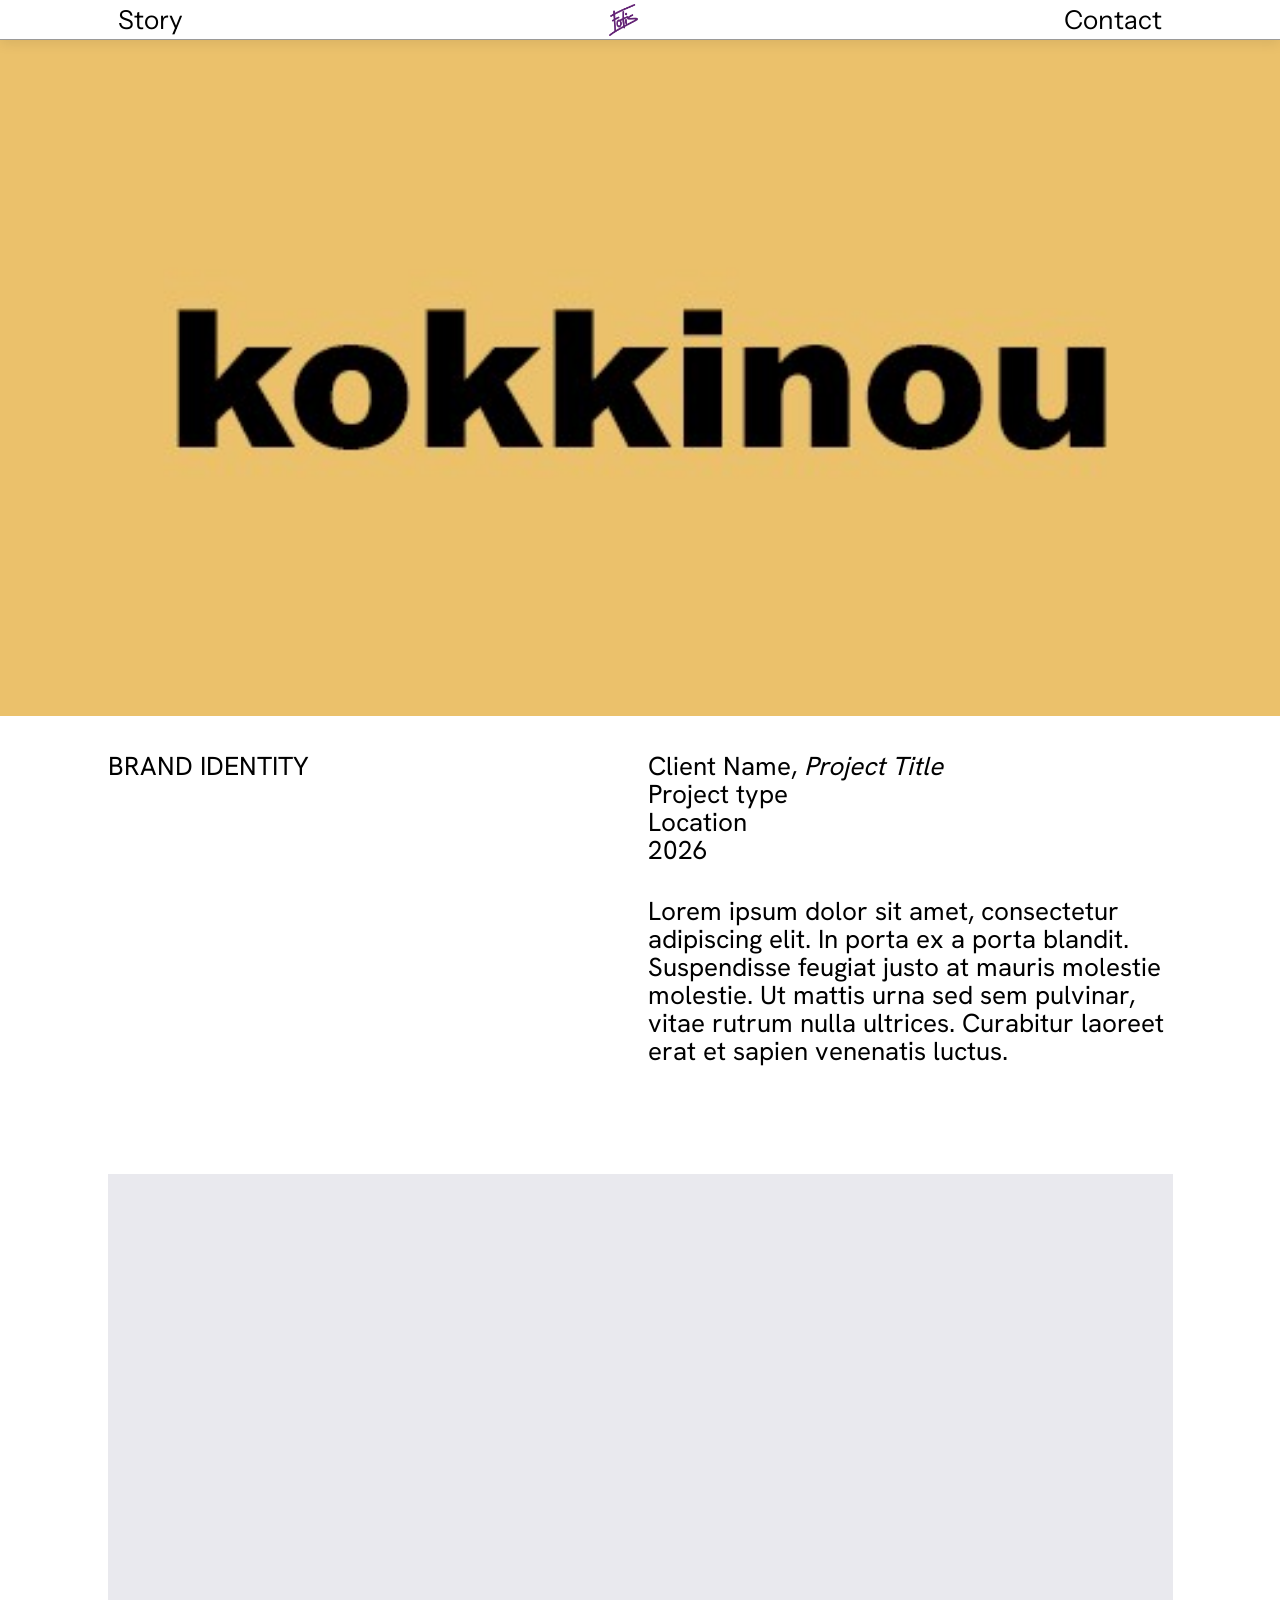
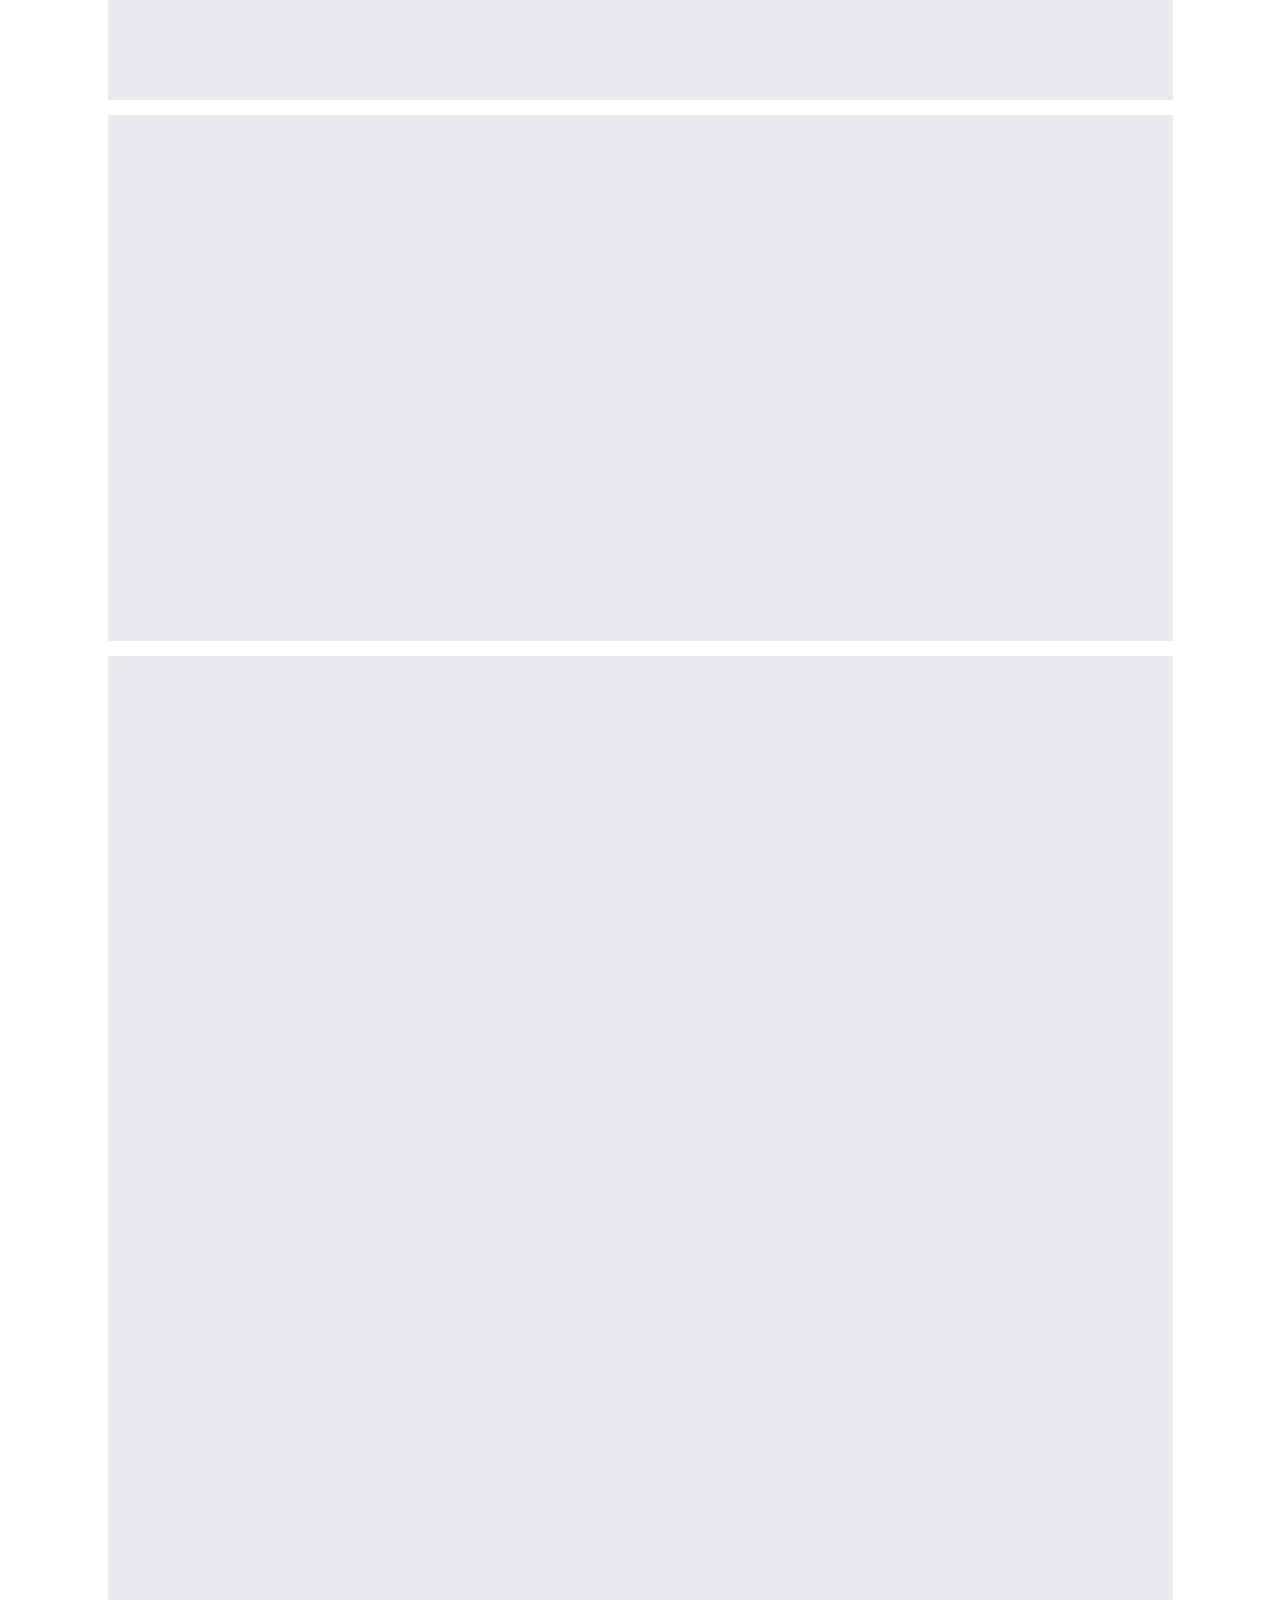
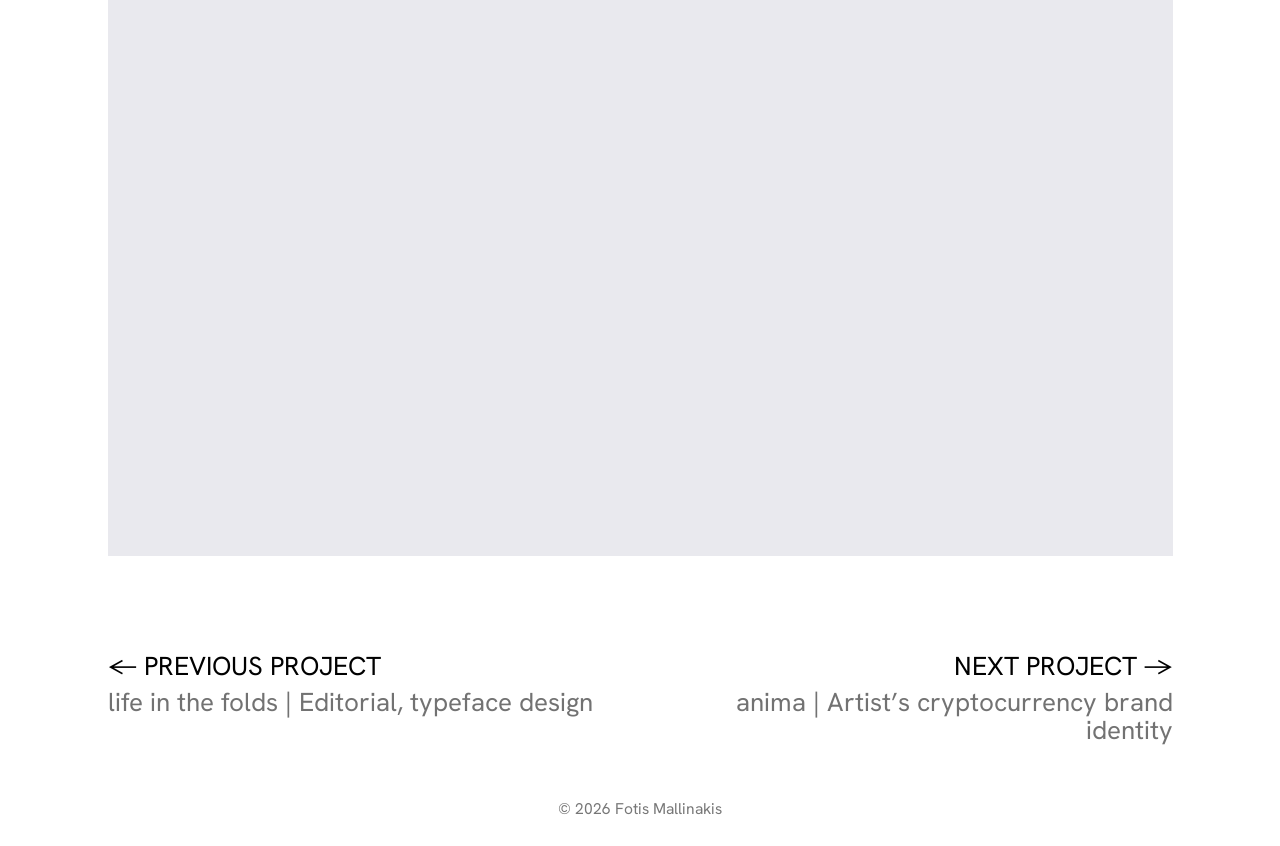
<file: kokkinou.html>
<!doctype html>
<html lang="en">
<head>
<meta charset="utf-8">
<meta name="viewport" content="width=device-width, initial-scale=1">
<title>Kokkinou | Interior designer brand identity | Fotis Mallinakis</title>
<link rel="preload" href="fonts/hanken-grotesk-400.woff" as="font" type="font/woff" crossorigin>
<link rel="icon" type="image/png" sizes="192x192" href="favicon-192.png">
<link rel="icon" type="image/png" sizes="32x32" href="favicon-32.png">
<link rel="apple-touch-icon" href="apple-touch-icon.png">
<link rel="stylesheet" href="style.css">
</head>
<body class="project">
<header class="bar">
  <a class="story" href="story.html">Story</a>
  <a class="name" href="index.html"><img src="logo.png" alt="Fotis Mallinakis"></a>
  <a class="contact" href="contact.html">Contact</a>
</header>

<main class="grid">
  <div class="hero wide bleed" id="hero" style="--tile-bg: #e6dfd6">
    <img src="images/kokkinou.jpg" alt="Kokkinou | Interior designer brand identity" onerror="this.parentNode.classList.add('missing')">
  </div>

  <section class="info grid" style="grid-column: 1 / -1">
    <div class="name">Brand identity</div>
    <div class="details">
      <p>Client Name, <em>Project Title</em><br>
      Project type<br>
      Location<br>
      2026</p>
      <p>Lorem ipsum dolor sit amet, consectetur adipiscing elit. In porta ex a porta blandit. Suspendisse feugiat justo at mauris molestie molestie. Ut mattis urna sed sem pulvinar, vitae rutrum nulla ultrices. Curabitur laoreet erat et sapien venenatis luctus.</p>
    </div>
  </section>

  <section class="blocks grid" style="grid-column: 1 / -1">
    <div class="ph" style="grid-column: 1 / span 12; grid-row: 1; aspect-ratio: 1065 / 526"></div>
    <div class="ph" style="grid-column: 1 / span 12; grid-row: 2; aspect-ratio: 1065 / 526"></div>
    <div class="ph" style="grid-column: 1 / span 12; grid-row: 3; aspect-ratio: 1065 / 1500"></div>
  </section>

  <nav class="pn grid" style="grid-column: 1 / -1">
    <a class="prev" href="life-in-the-folds.html">&larr; Previous project<span>life in the folds | Editorial, typeface design</span></a>
    <a class="next" href="anima.html">Next project &rarr;<span>anima | Artist’s cryptocurrency brand identity</span></a>
  </nav>
</main>

<footer class="foot">&copy; 2026 Fotis Mallinakis</footer>

<div class="gridlines" aria-hidden="true"><i></i><i></i><i></i><i></i><i></i><i></i><i></i><i></i><i></i><i></i><i></i><i></i></div>

<script>
  document.documentElement.classList.add("project");
  document.addEventListener("keydown", function (e) { if (e.key === "g" || e.key === "G") document.documentElement.classList.toggle("show-grid"); });
  var w = window.innerWidth;
  document.documentElement.style.setProperty("--s", w < 700 ? 0.5 : Math.min(1, Math.max(0.5, w / 2400)));
</script>
</body>
</html>
</file>
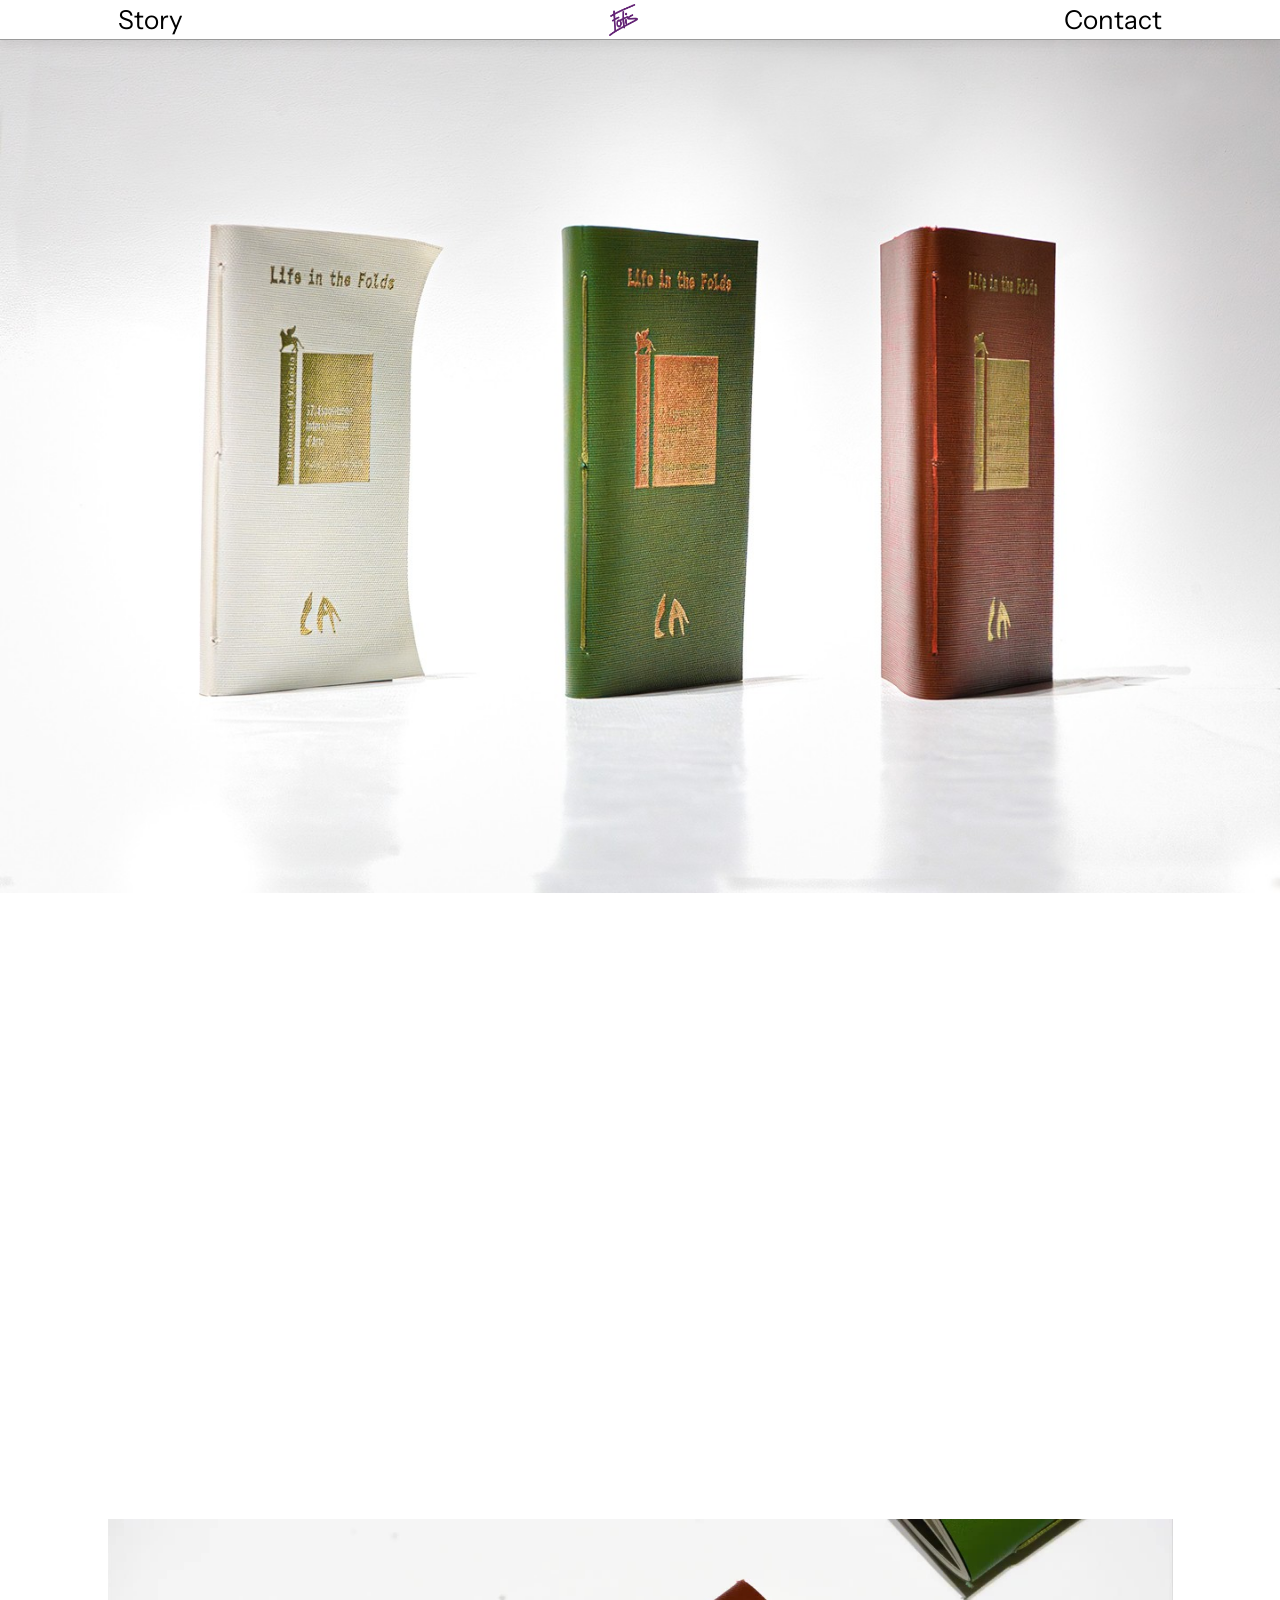
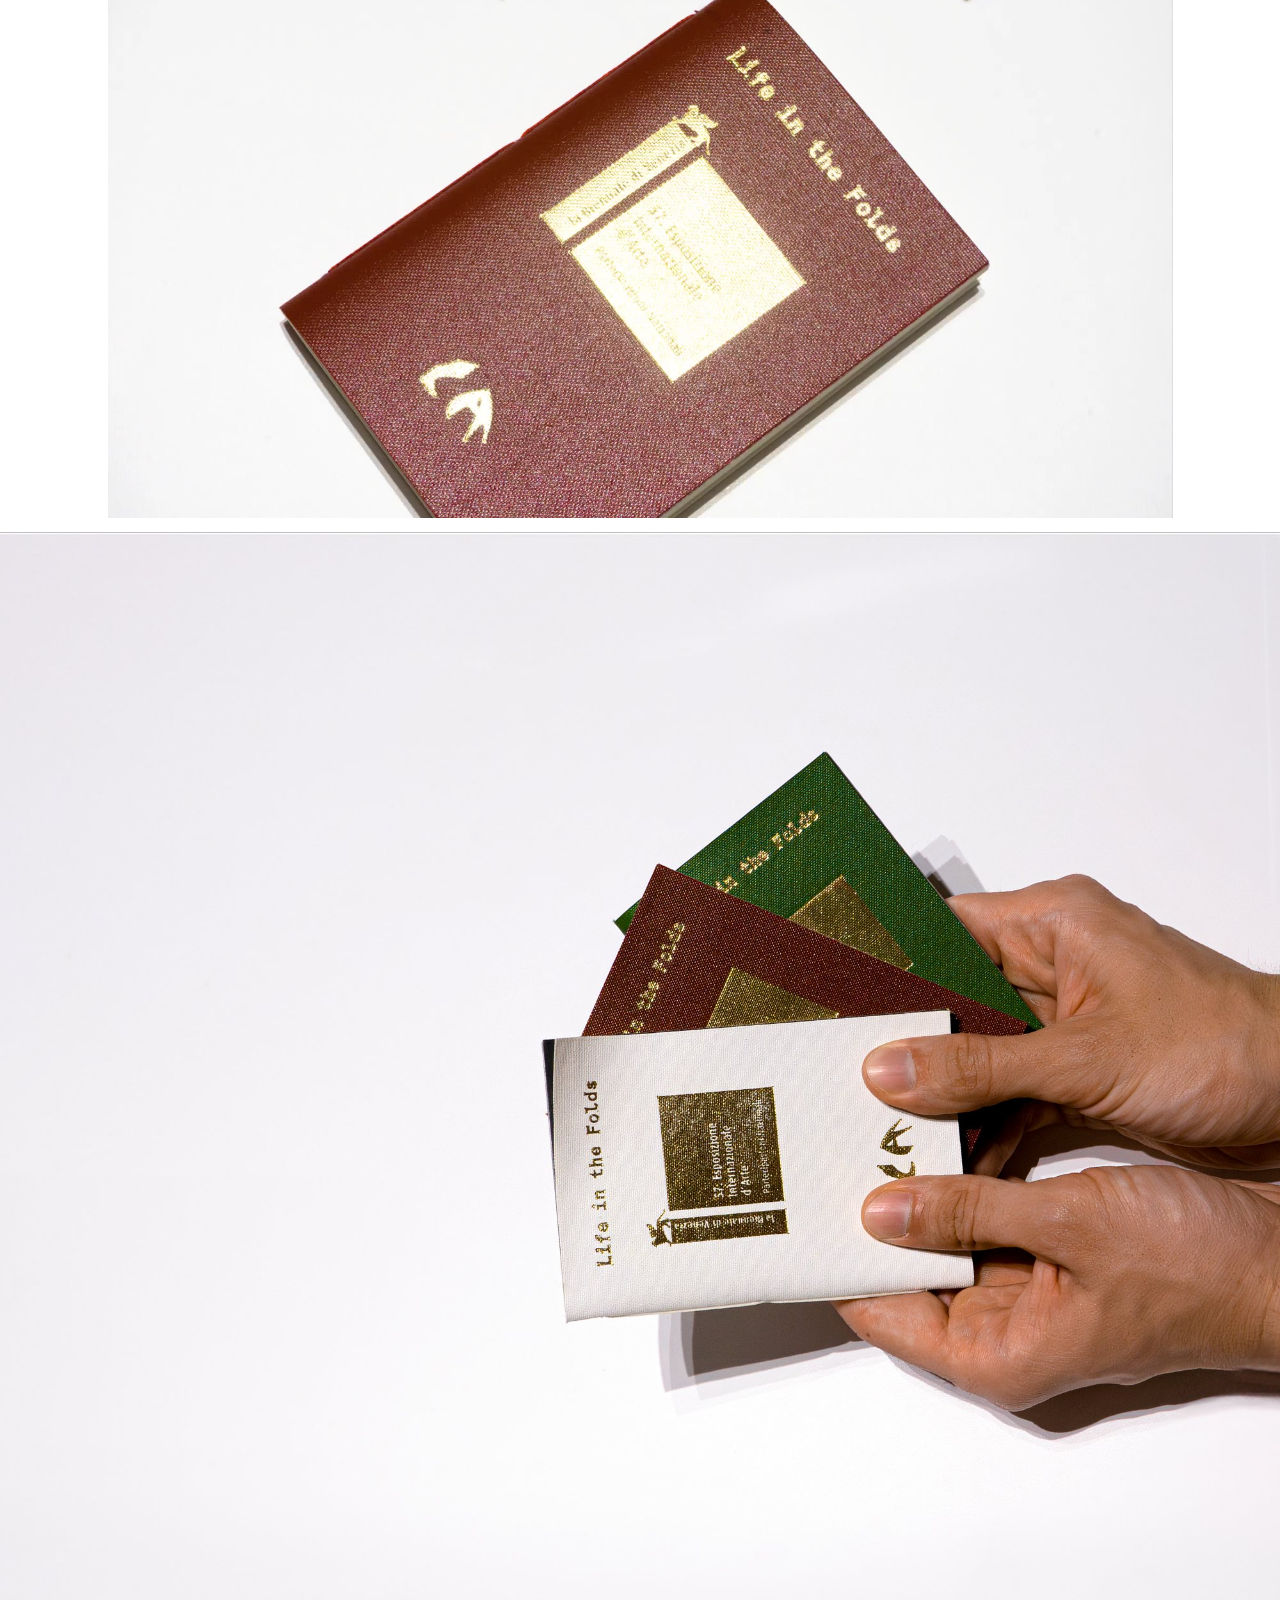
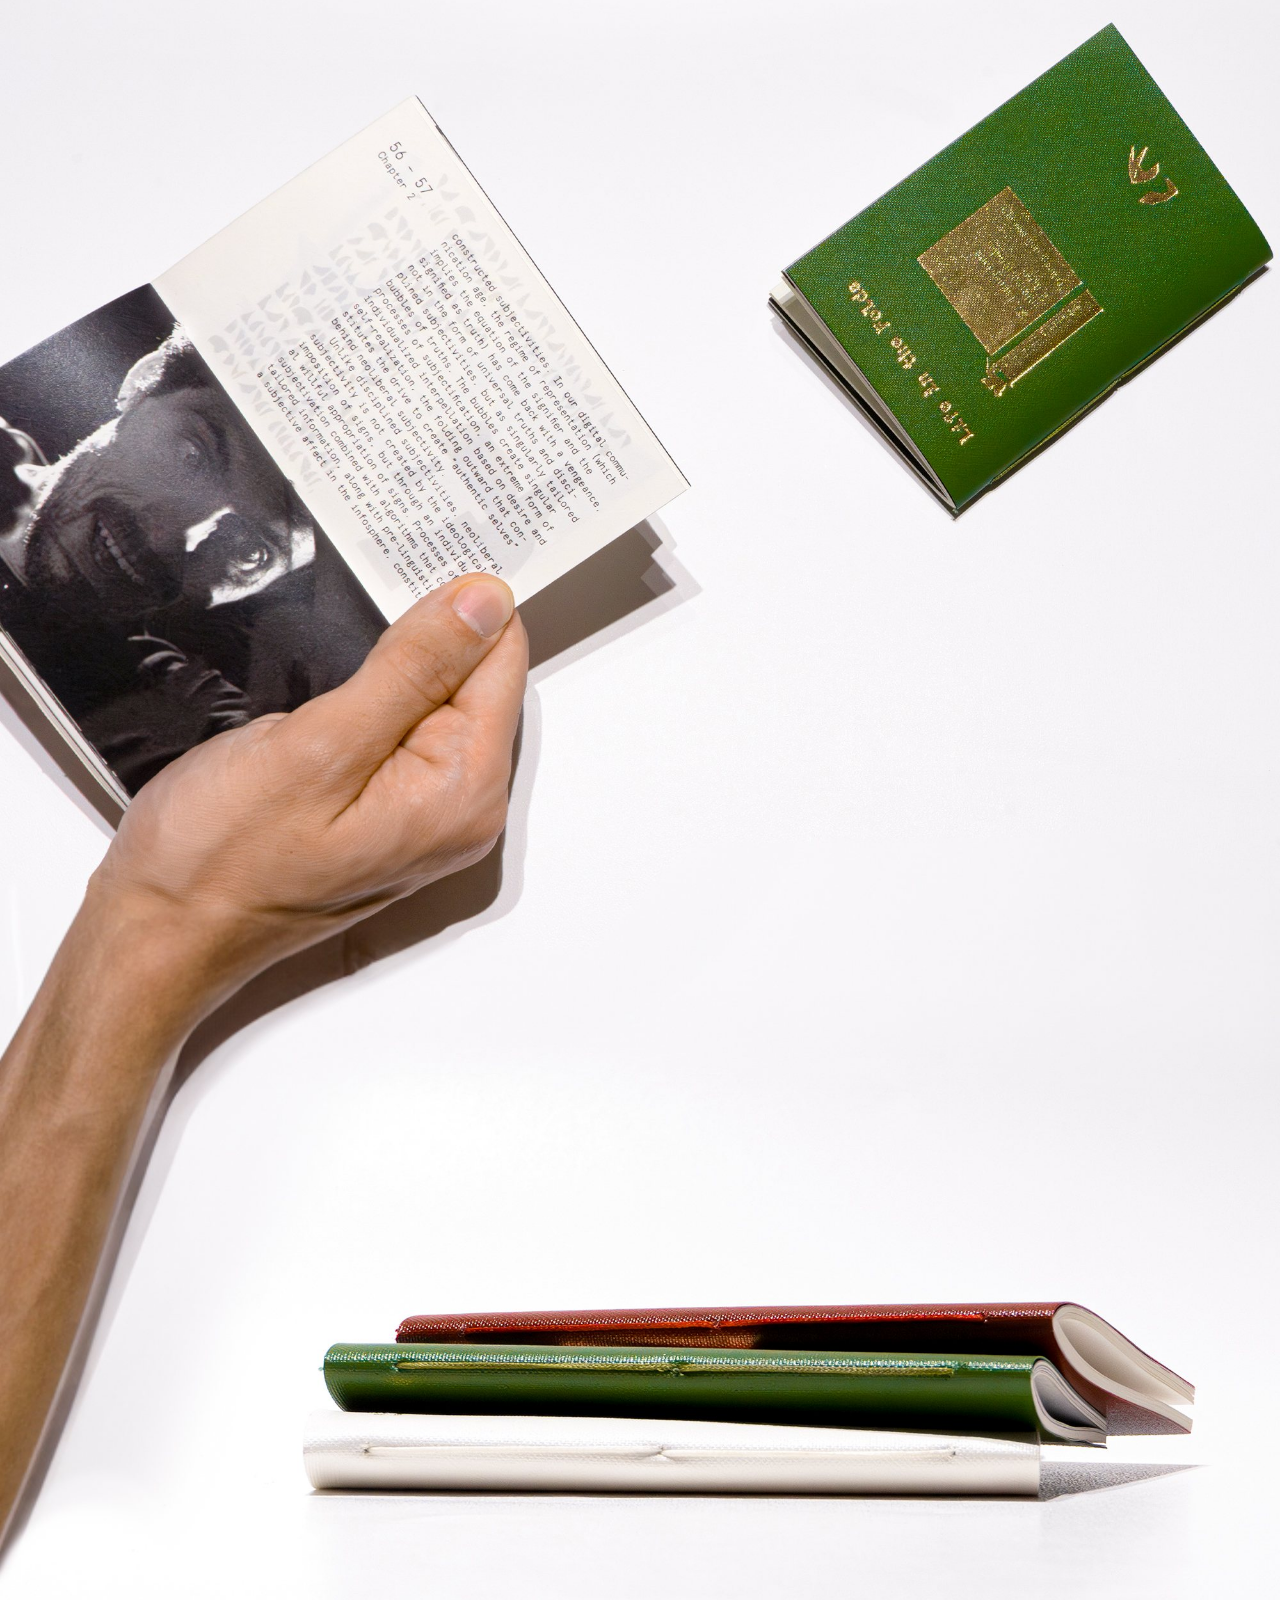
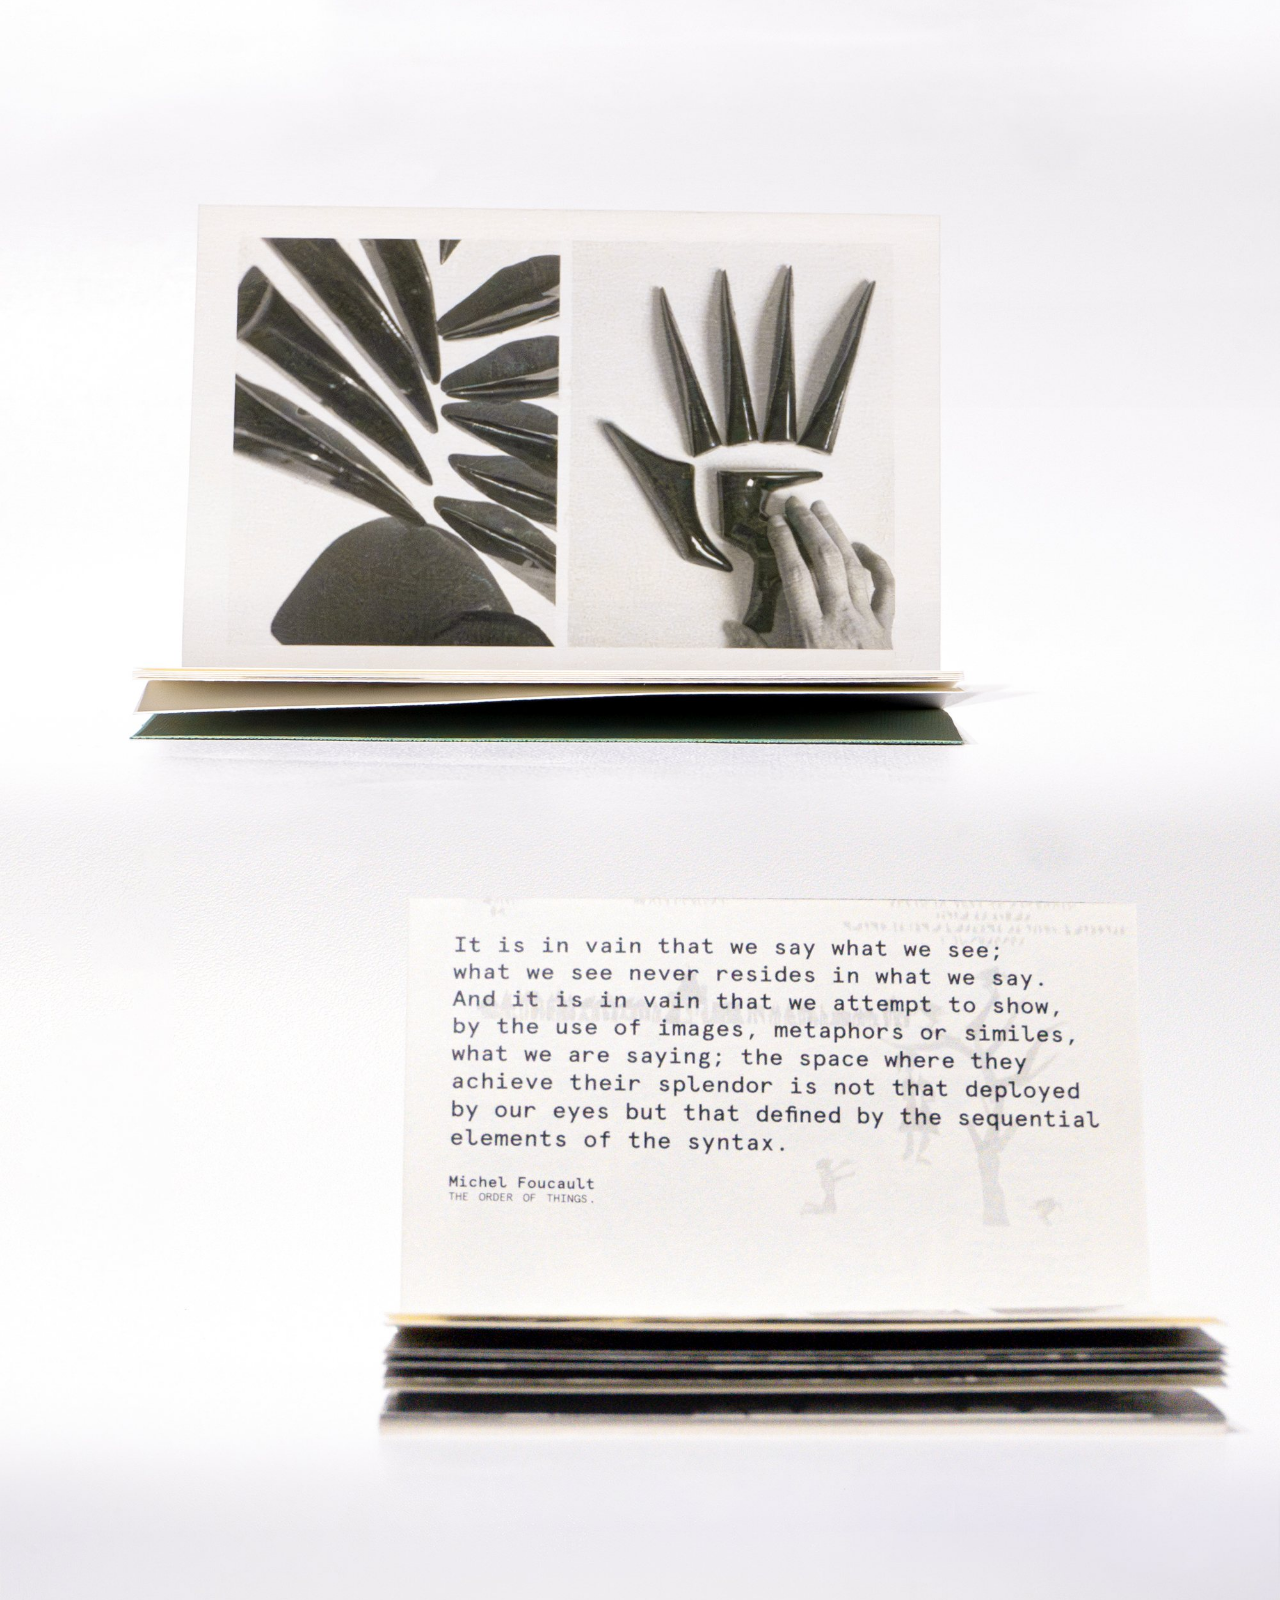
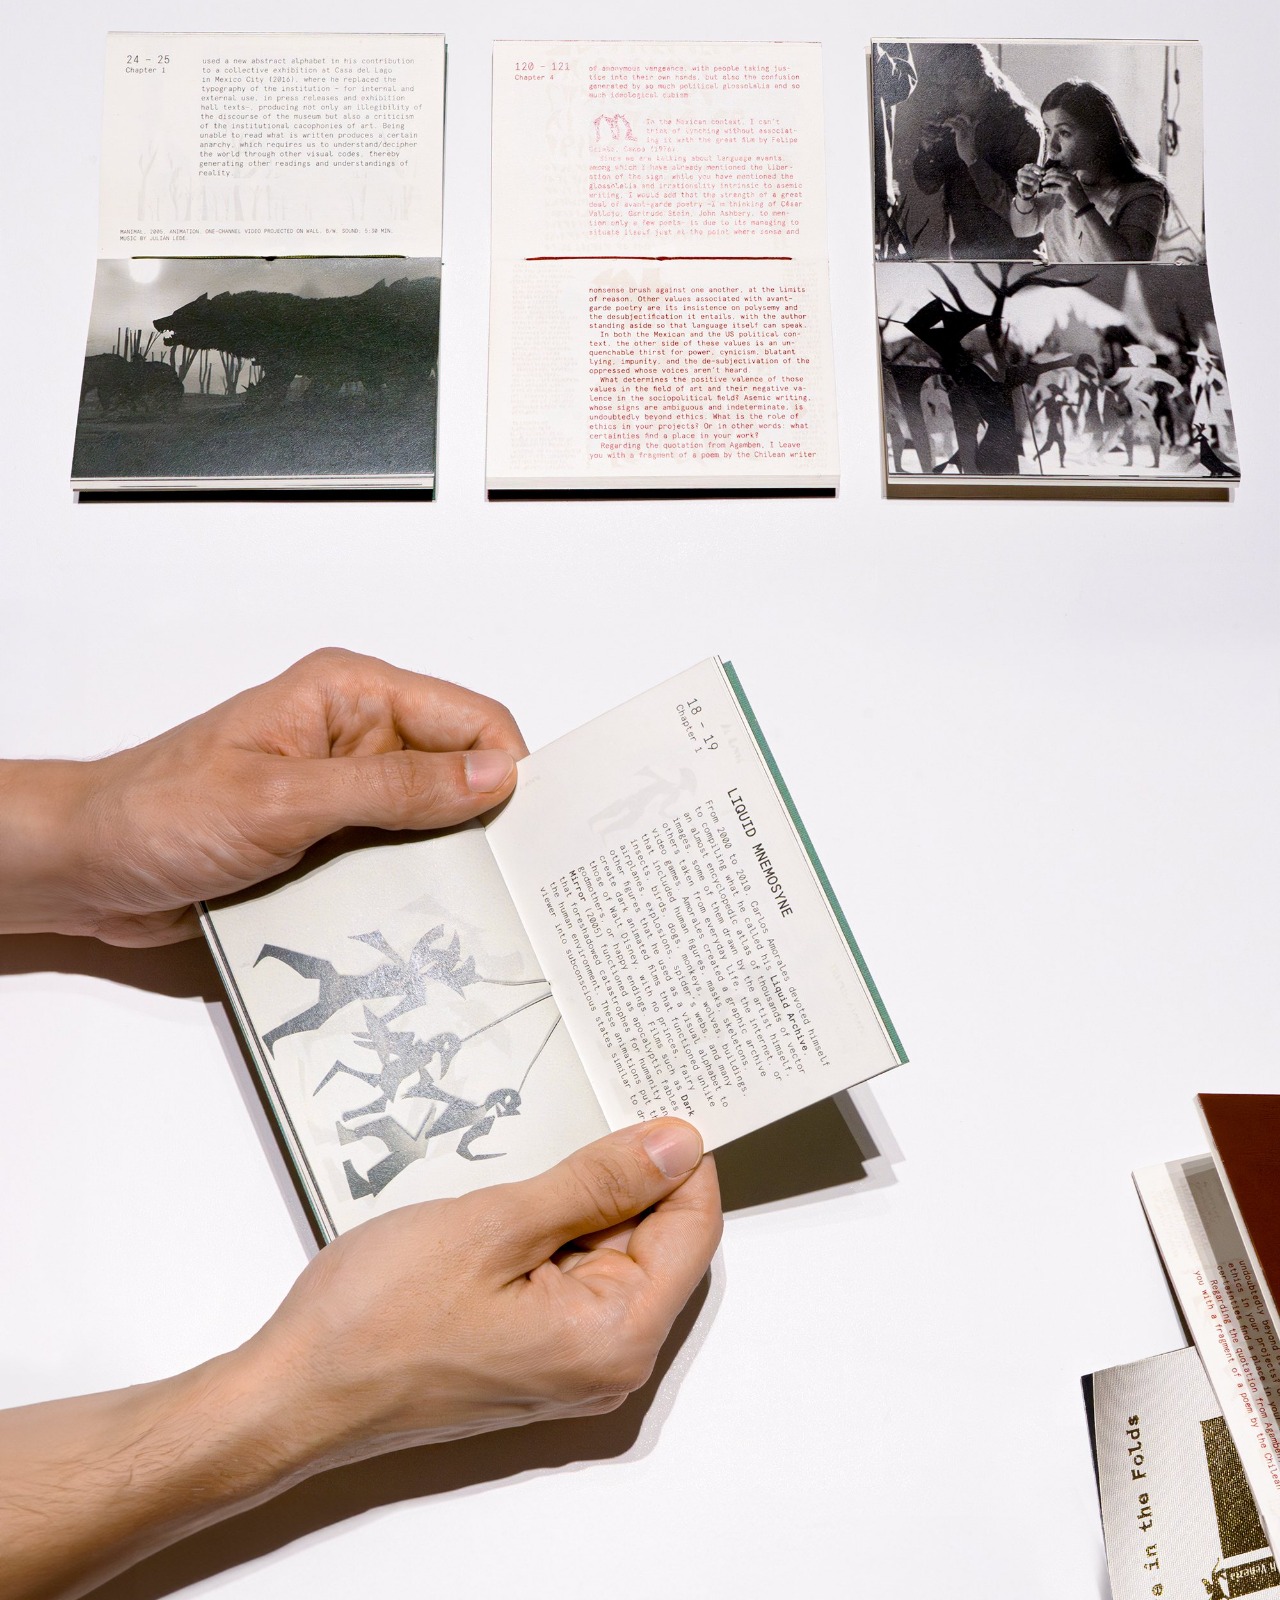
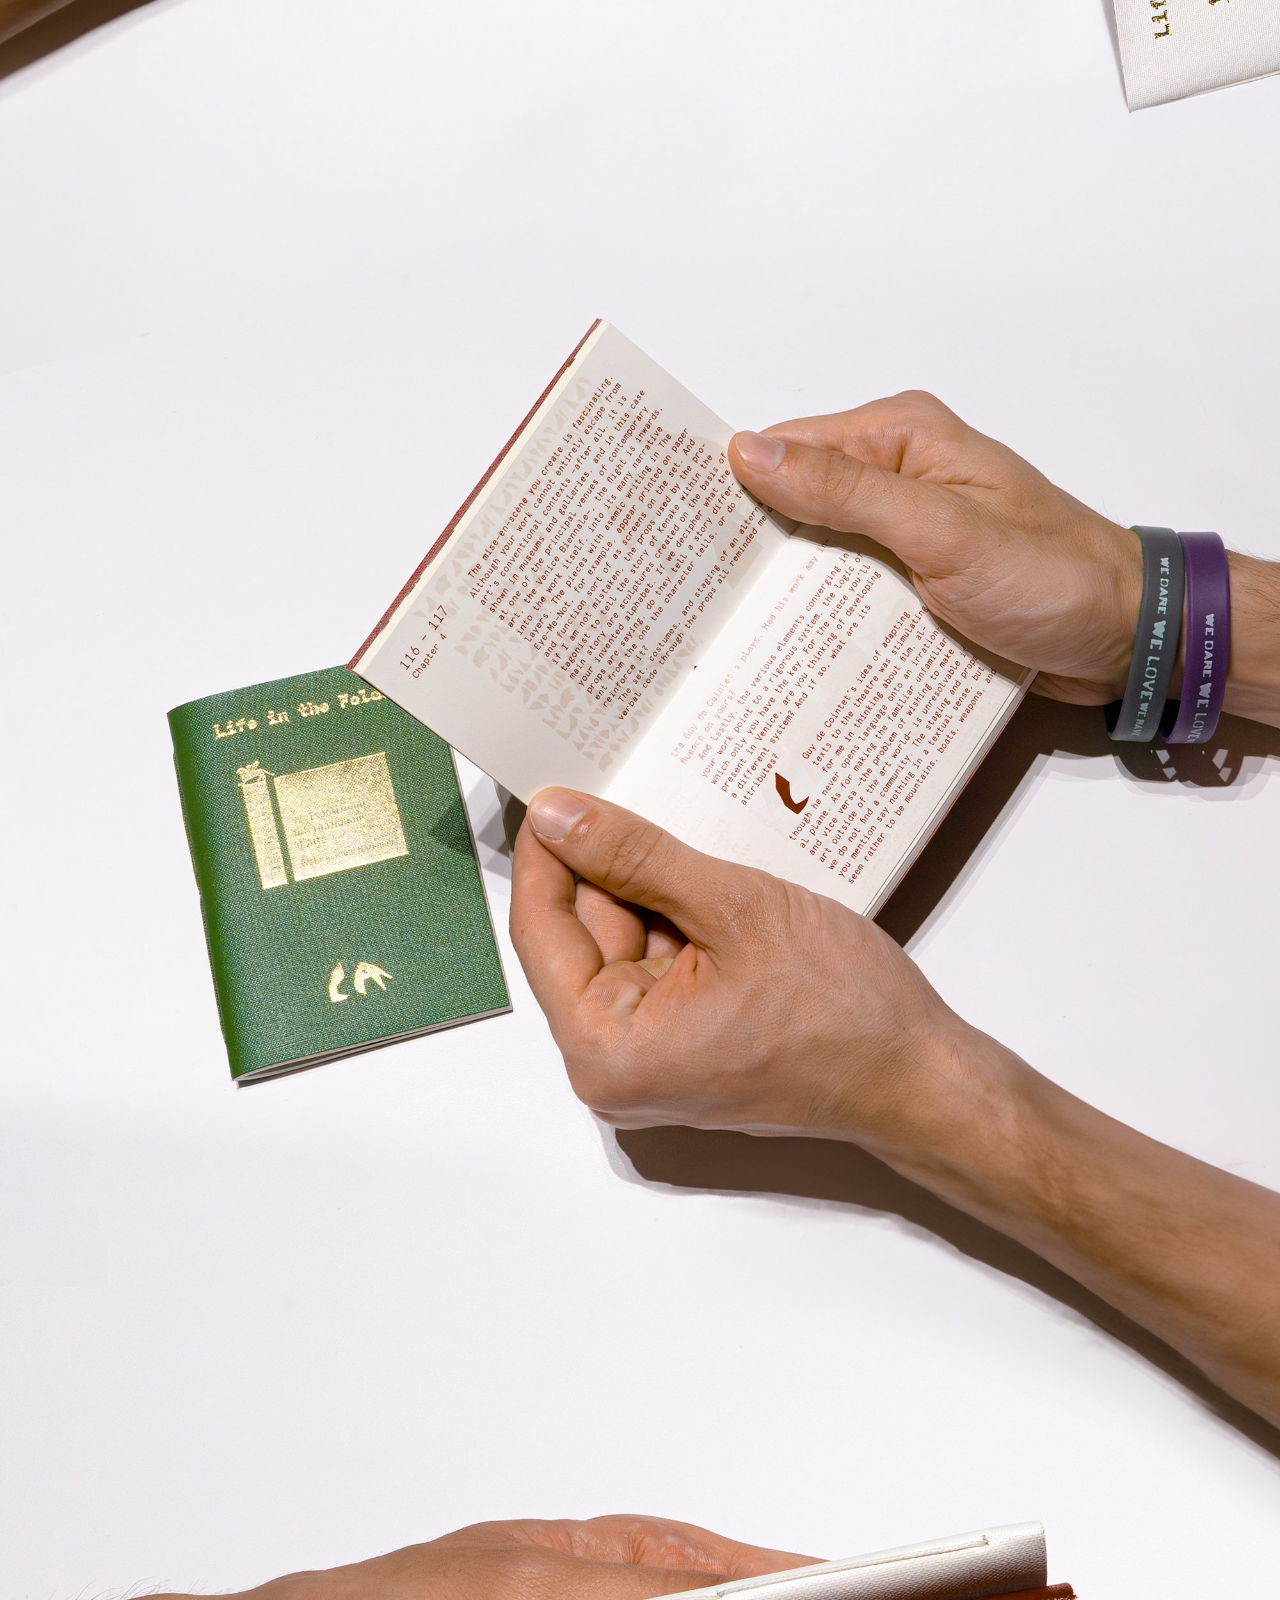
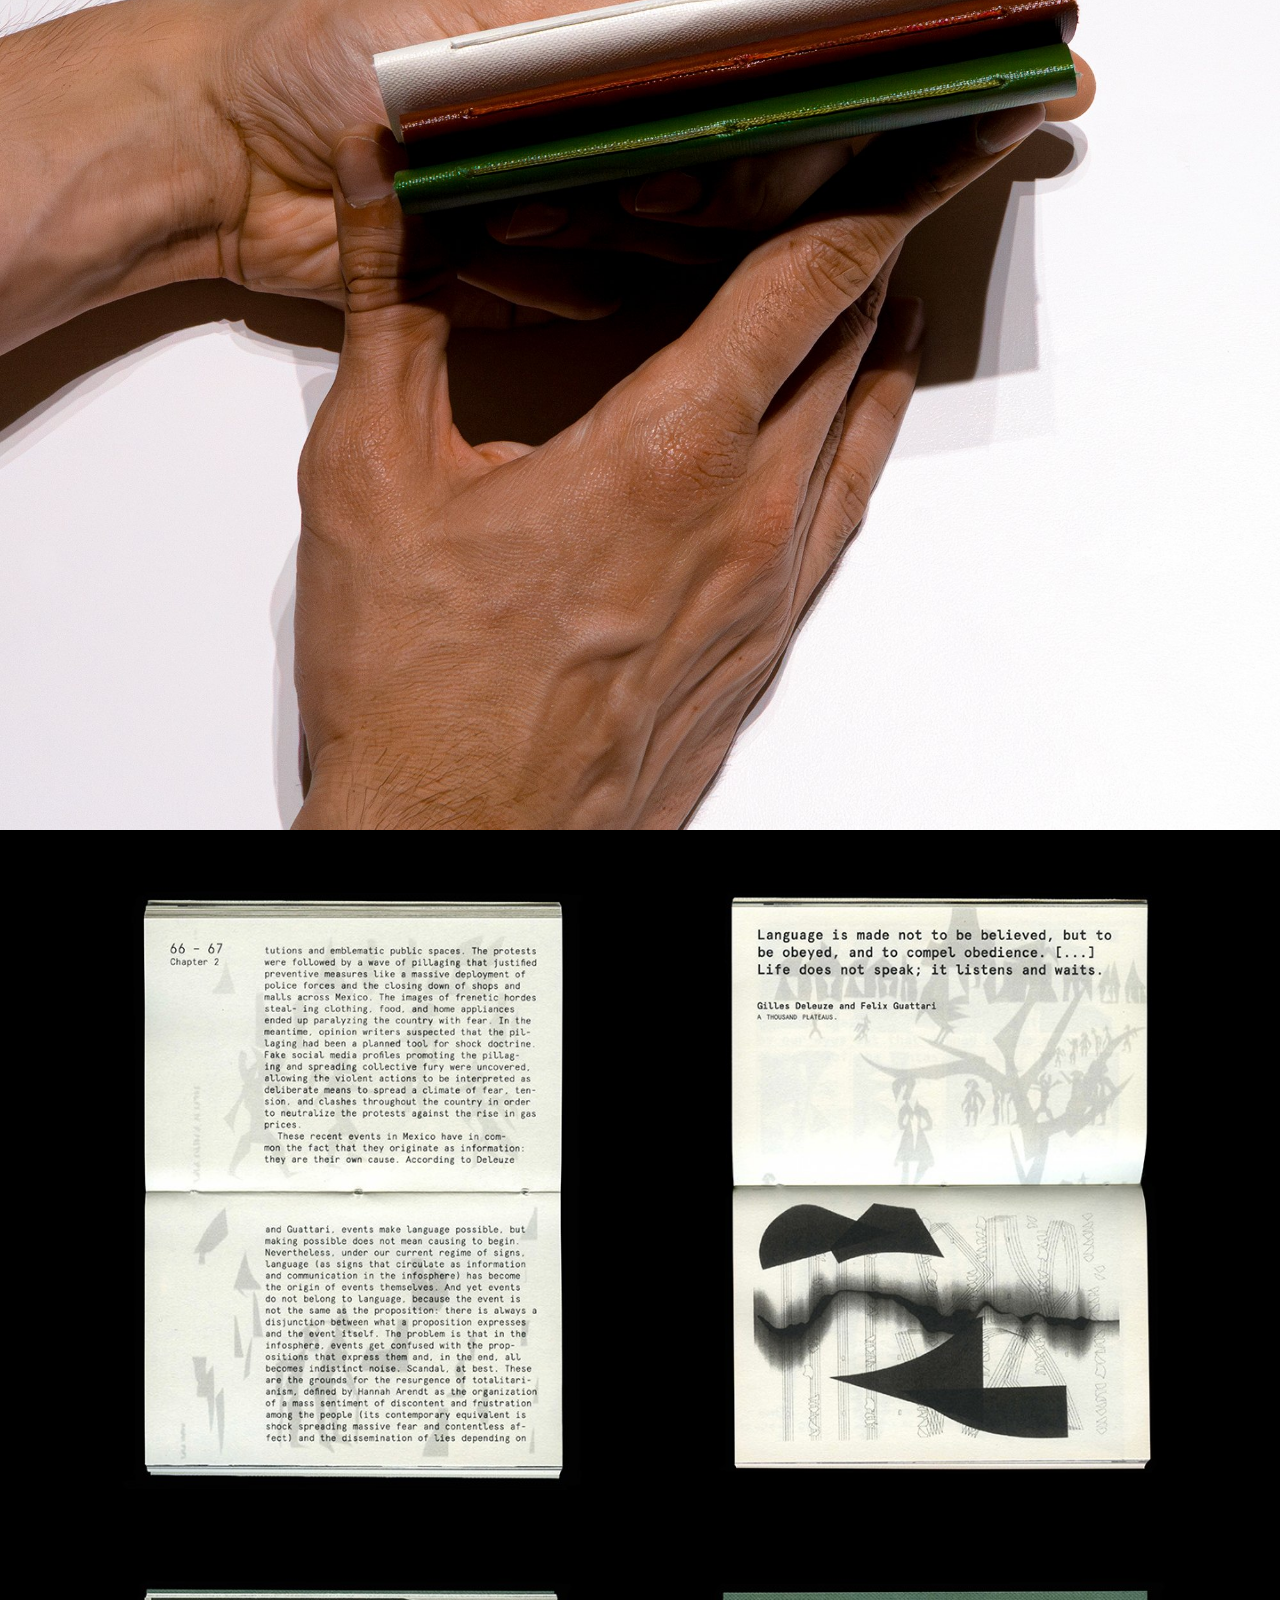
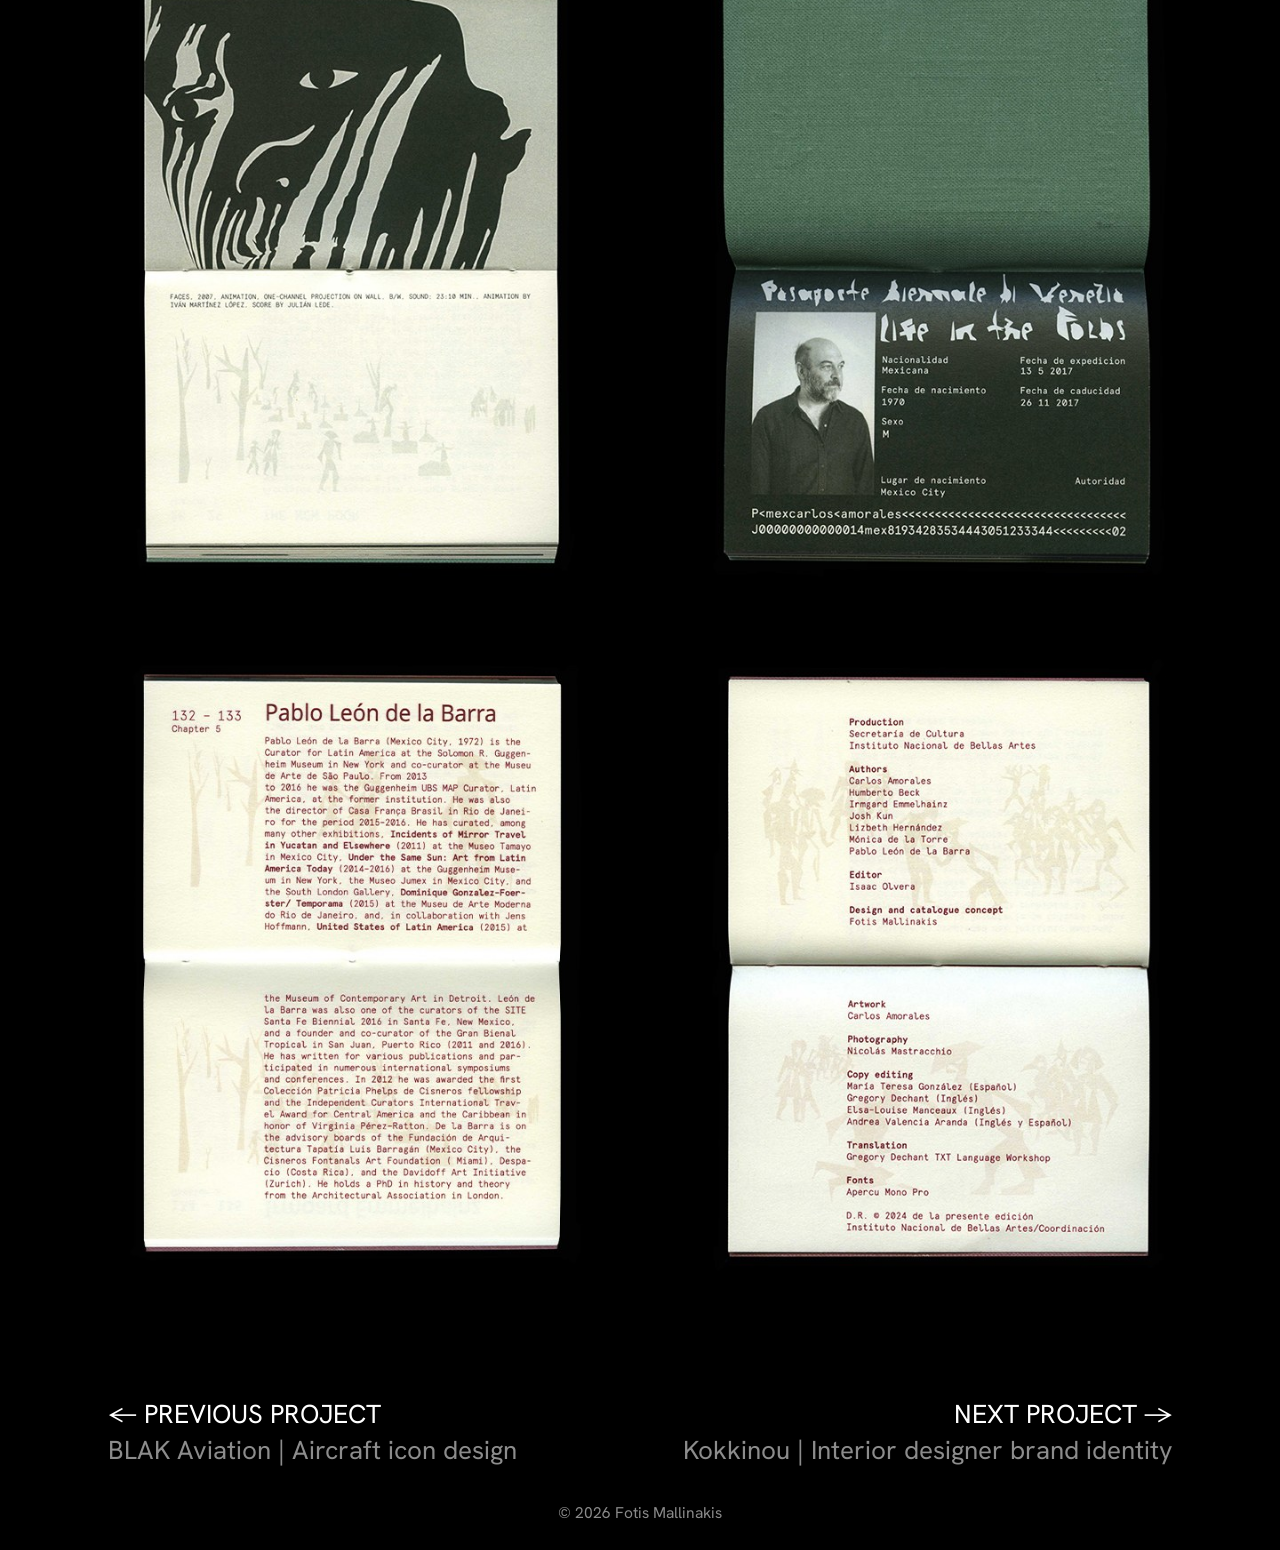
<file: life-in-the-folds.html>
<!doctype html>
<html lang="en" class="dark whitetop">
<head>
<meta charset="utf-8">
<meta name="viewport" content="width=device-width, initial-scale=1">
<title>life in the folds | Editorial, typeface design | Fotis Mallinakis</title>
<link rel="preload" href="fonts/hanken-grotesk-400.woff" as="font" type="font/woff" crossorigin>
<link rel="icon" type="image/png" sizes="192x192" href="favicon-192.png">
<link rel="icon" type="image/png" sizes="32x32" href="favicon-32.png">
<link rel="apple-touch-icon" href="apple-touch-icon.png">
<link rel="stylesheet" href="style.css">
</head>
<body class="project">
<header class="bar">
  <a class="story" href="story.html">Story</a>
  <a class="name" href="index.html"><img src="logo.png" alt="Fotis Mallinakis"></a>
  <a class="contact" href="contact.html">Contact</a>
</header>

<main class="grid">
  <div class="hero wide bleed r32" id="hero" style="--tile-bg: #1a0d0d">
    <img src="images/life-in-the-folds-hero.jpg" alt="life in the folds | Editorial, typeface design" onerror="this.parentNode.classList.add('missing')">
  </div>

  <section class="info grid" style="grid-column: 1 / -1">
    <div class="name">Editorial, typeface design</div>
    <div class="details">
      <p>Life in the Folds<br>
      2024</p>
      <p>Small publications showcasing the work of the renowned artist Carlos Amorales for the 2017 Venice Biennale. Amorales' work focused on the difficulties that immigrants experience when moving to a new country, so I chose a passport-inspired design and size, incorporating colors from his Mexican nationality for the covers and main body. The whole publication was separated into three different &ldquo;passports&rdquo;. Inside, I created a custom typeface using the ocarinas he employed for his cryptographic alphabet, achieving seamless integration with the rest of his work.</p>
    </div>
  </section>

  <section class="blocks grid" style="grid-column: 1 / -1">
    <div class="ph video" style="grid-column: 1 / span 12; grid-row: 1; aspect-ratio: 1065 / 599"><video src="images/life-in-the-folds.mp4" poster="images/life-in-the-folds-poster.jpg" autoplay muted loop playsinline preload="metadata"></video></div>
    <div class="fullimg darkfrom" style="grid-column: 1 / -1; grid-row: 2"><img src="images/life-in-the-folds-long.jpg" width="2000" height="12964" alt="Life in the Folds" loading="lazy"></div>
    <div class="fullimg" style="grid-column: 1 / -1; grid-row: 3"><img src="images/life-in-the-folds-scan-1.jpg" width="1440" height="761" alt="Life in the Folds, scanned spread 1" loading="lazy"></div>
    <div class="fullimg" style="grid-column: 1 / -1; grid-row: 4"><img src="images/life-in-the-folds-scan-2.jpg" width="1440" height="761" alt="Life in the Folds, scanned spread 2" loading="lazy"></div>
    <div class="fullimg" style="grid-column: 1 / -1; grid-row: 5"><img src="images/life-in-the-folds-scan-3.jpg" width="1440" height="761" alt="Life in the Folds, scanned spread 3" loading="lazy"></div>
  </section>

  <nav class="pn grid" style="grid-column: 1 / -1">
    <a class="prev" href="blak-aviation.html">&larr; Previous project<span>BLAK Aviation | Aircraft icon design</span></a>
    <a class="next" href="kokkinou.html">Next project &rarr;<span>Kokkinou | Interior designer brand identity</span></a>
  </nav>
</main>

<footer class="foot">&copy; 2026 Fotis Mallinakis</footer>

<div class="gridlines" aria-hidden="true"><i></i><i></i><i></i><i></i><i></i><i></i><i></i><i></i><i></i><i></i><i></i><i></i></div>

<script>
  document.documentElement.classList.add("project");
  document.addEventListener("keydown", function (e) { if (e.key === "g" || e.key === "G") document.documentElement.classList.toggle("show-grid"); });
  var w = window.innerWidth;
  document.documentElement.style.setProperty("--s", w < 700 ? 0.5 : Math.min(1, Math.max(0.5, w / 2400)));
</script>
</body>
</html>
</file>
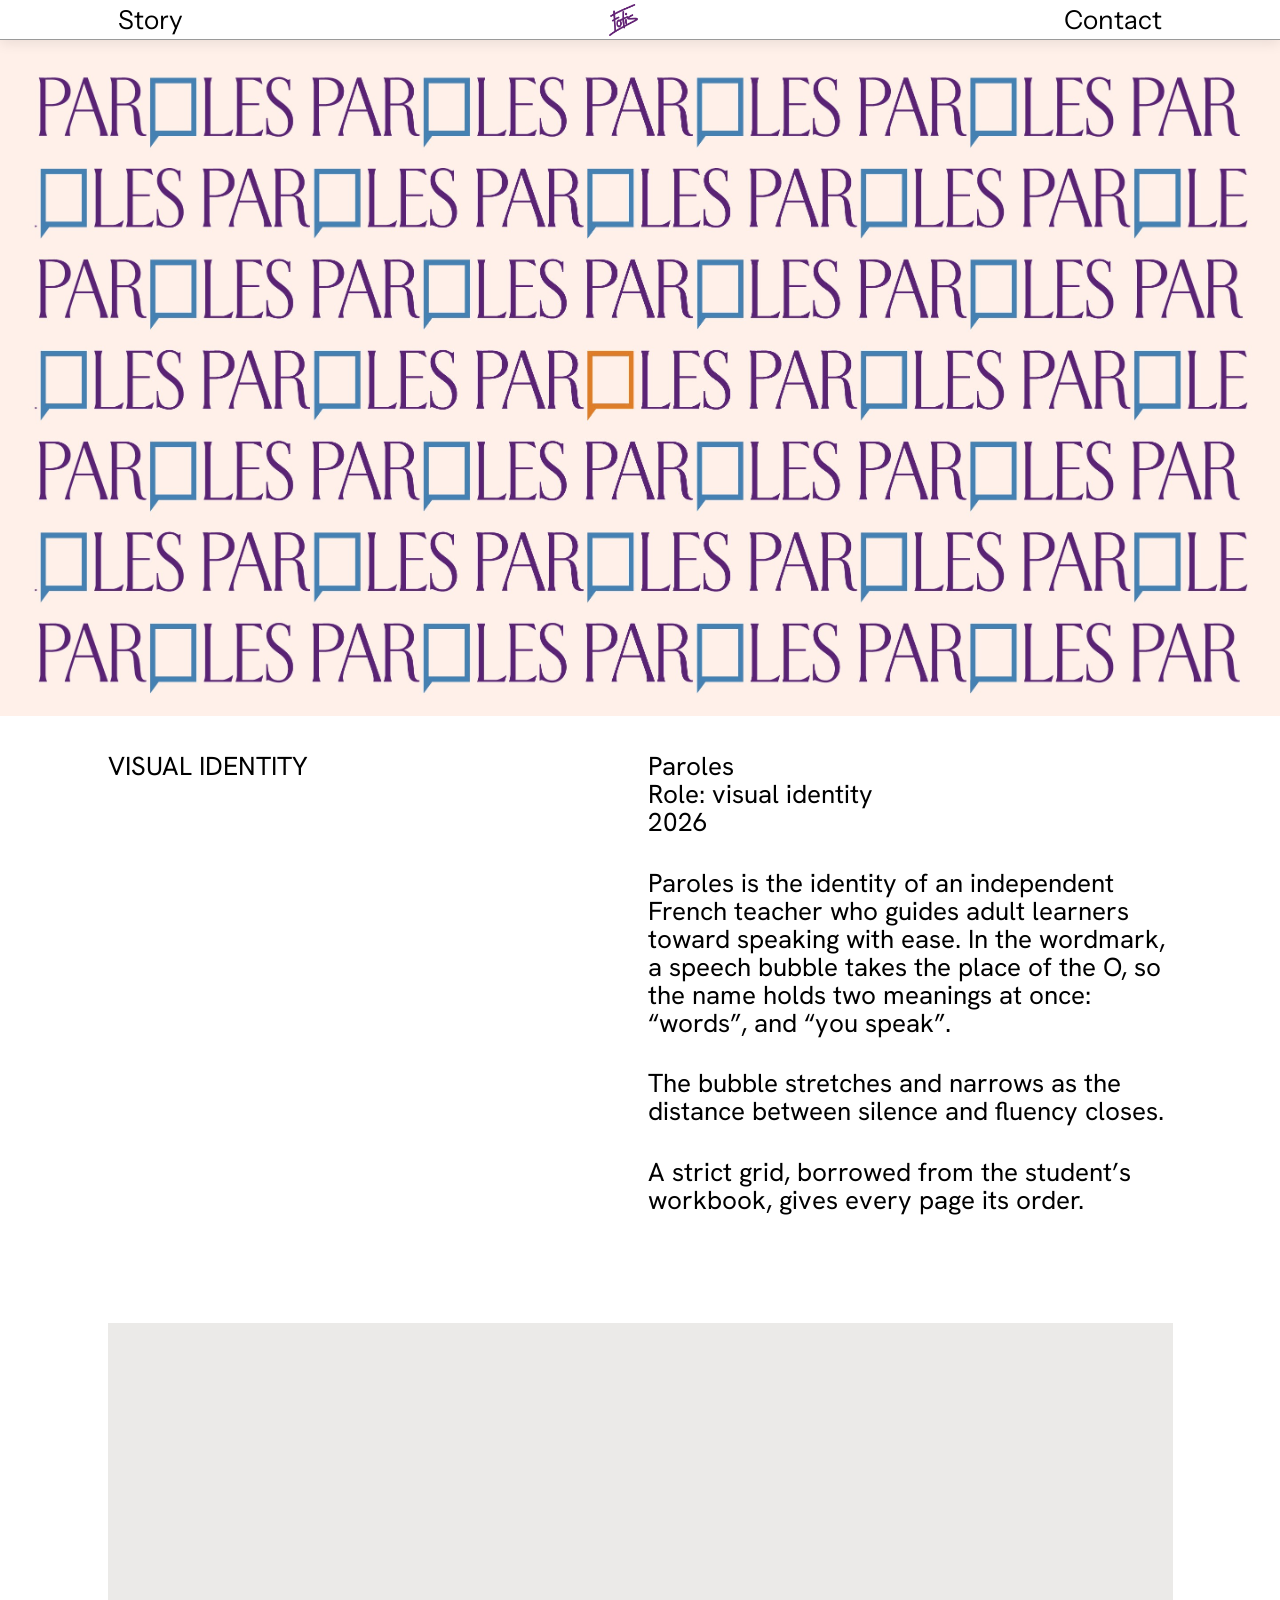
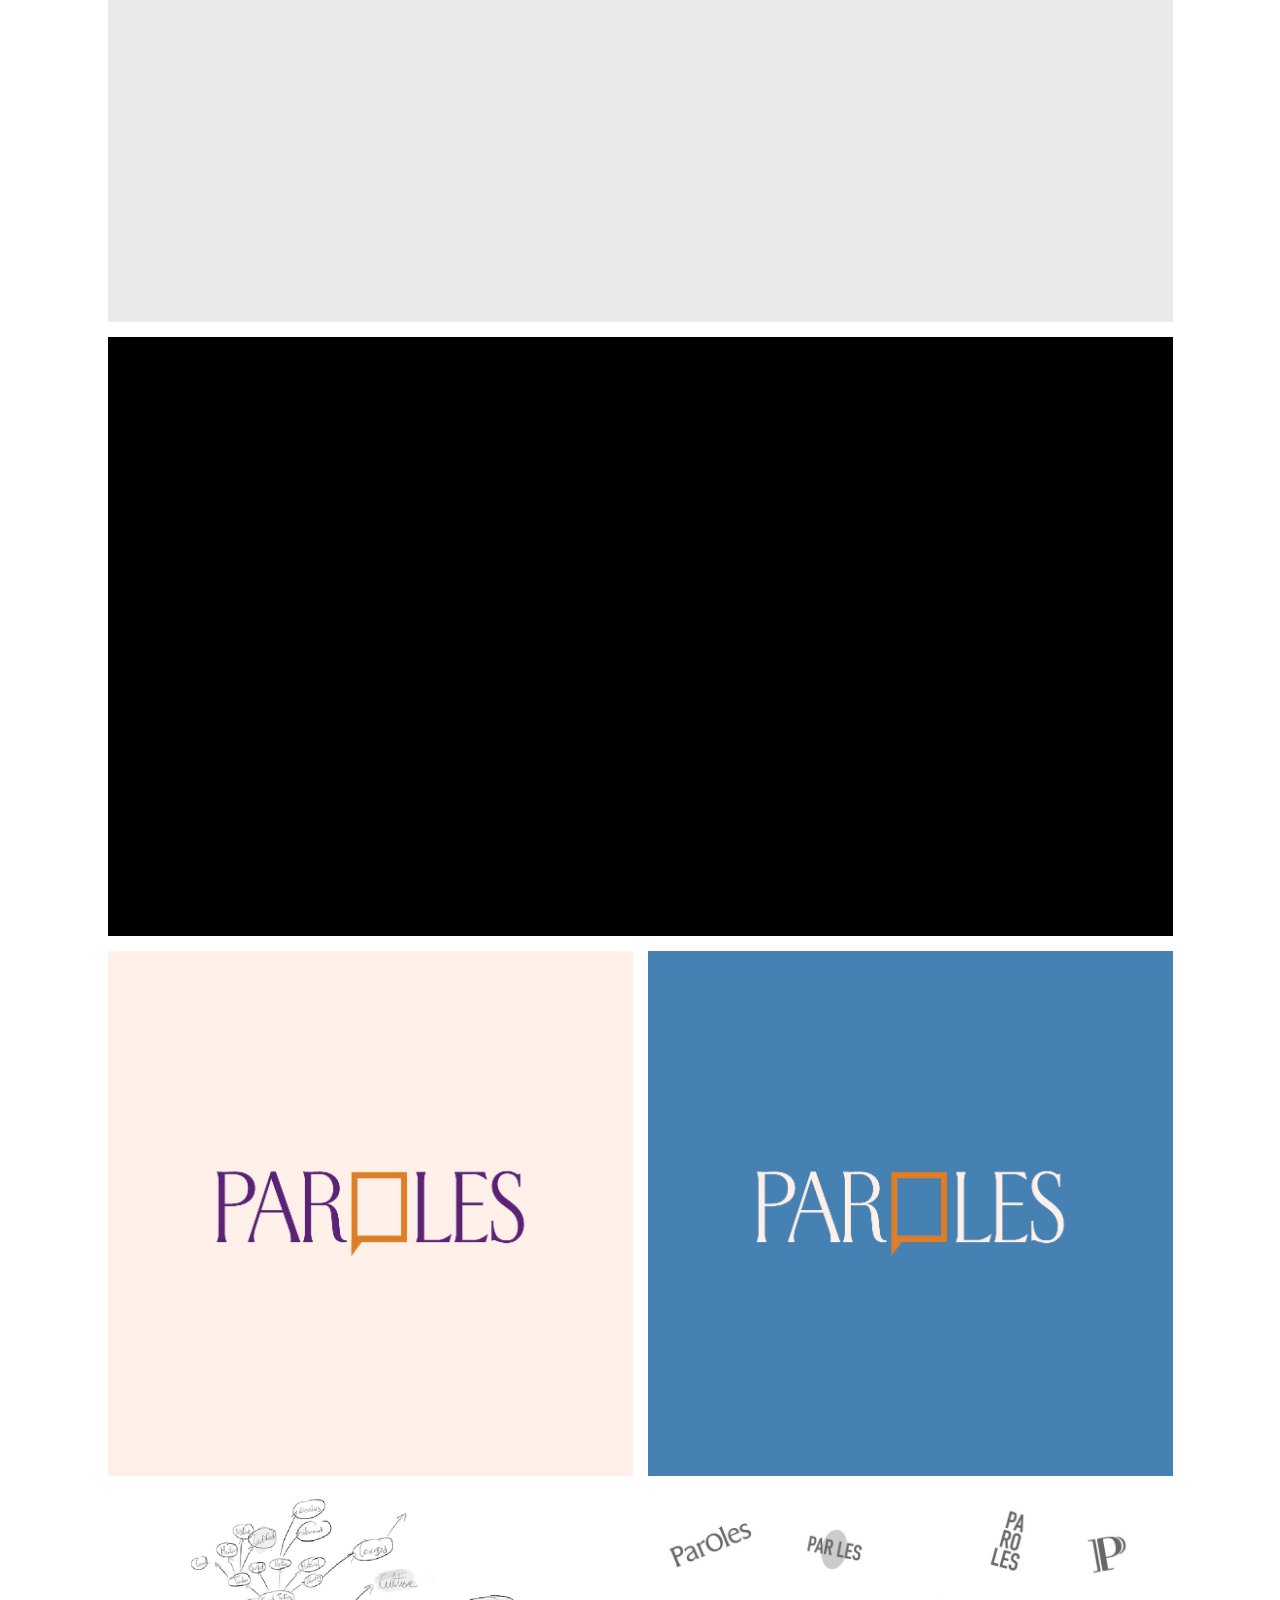
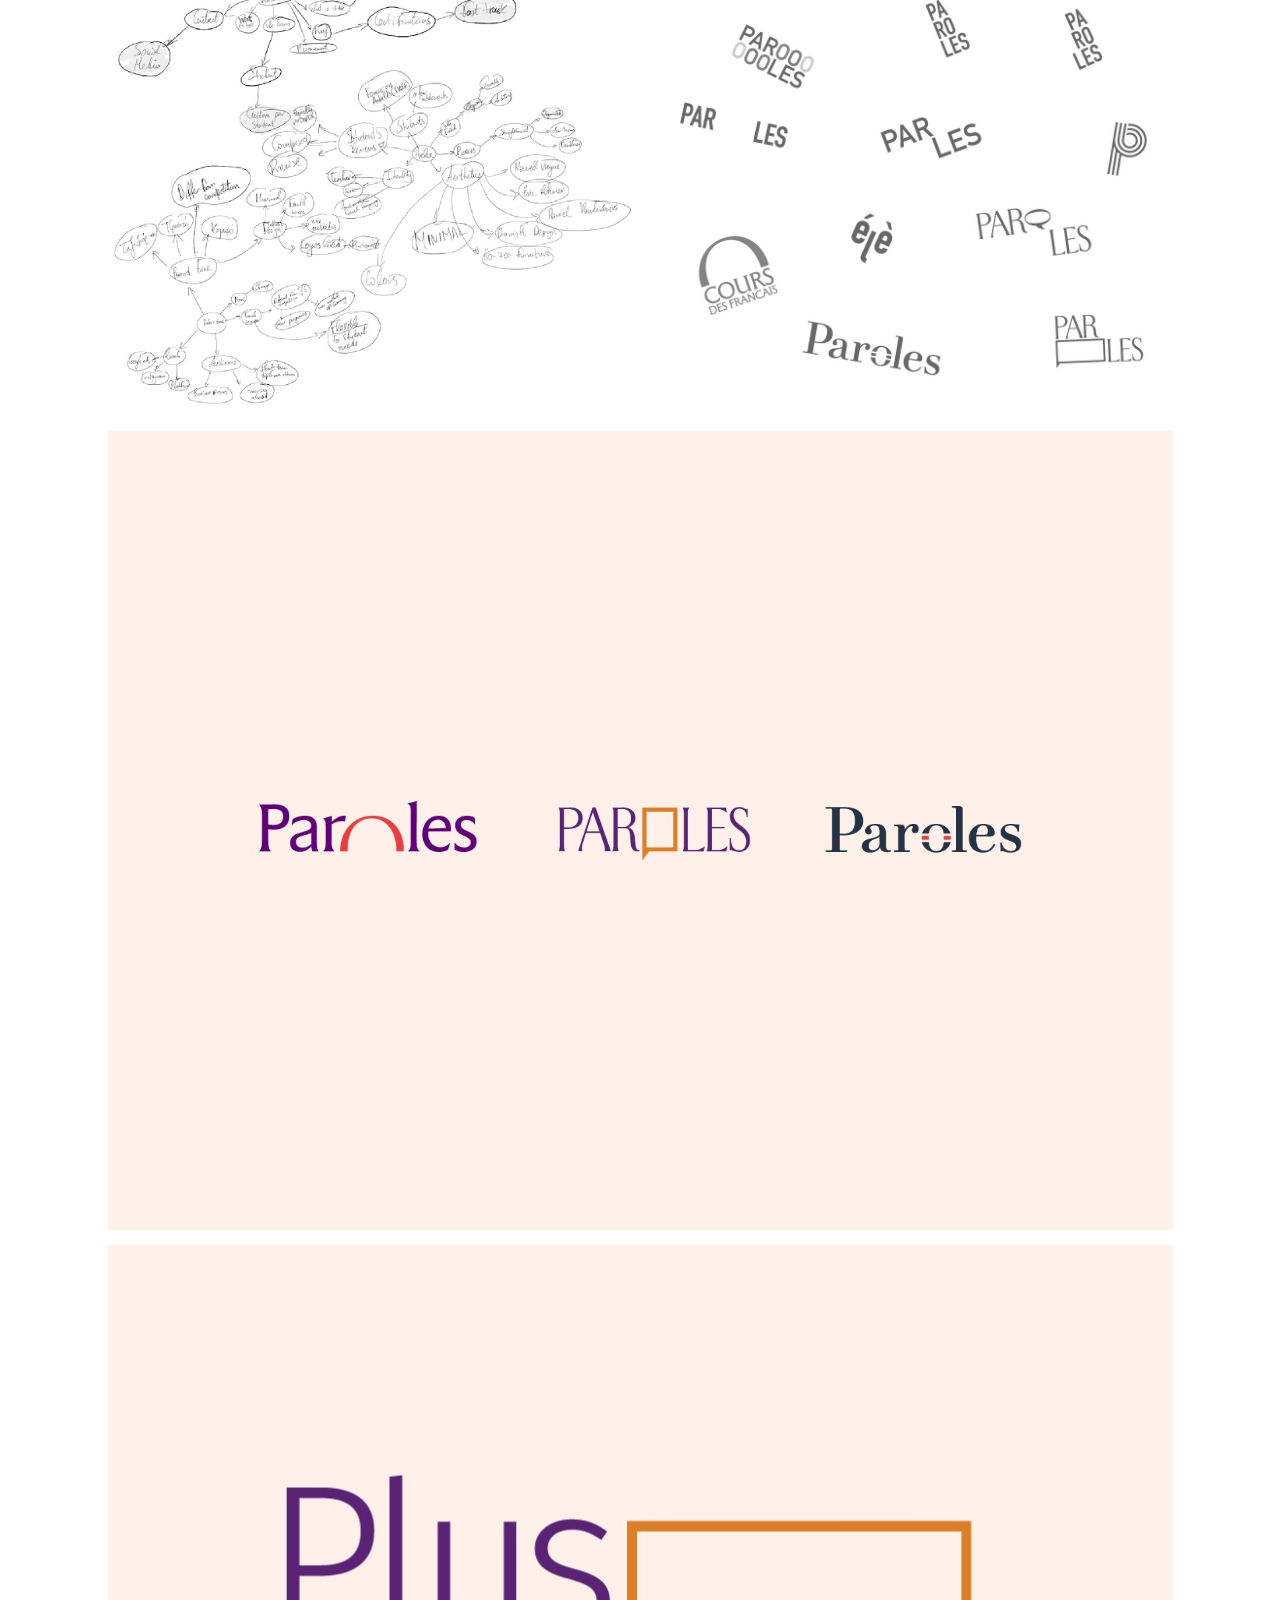
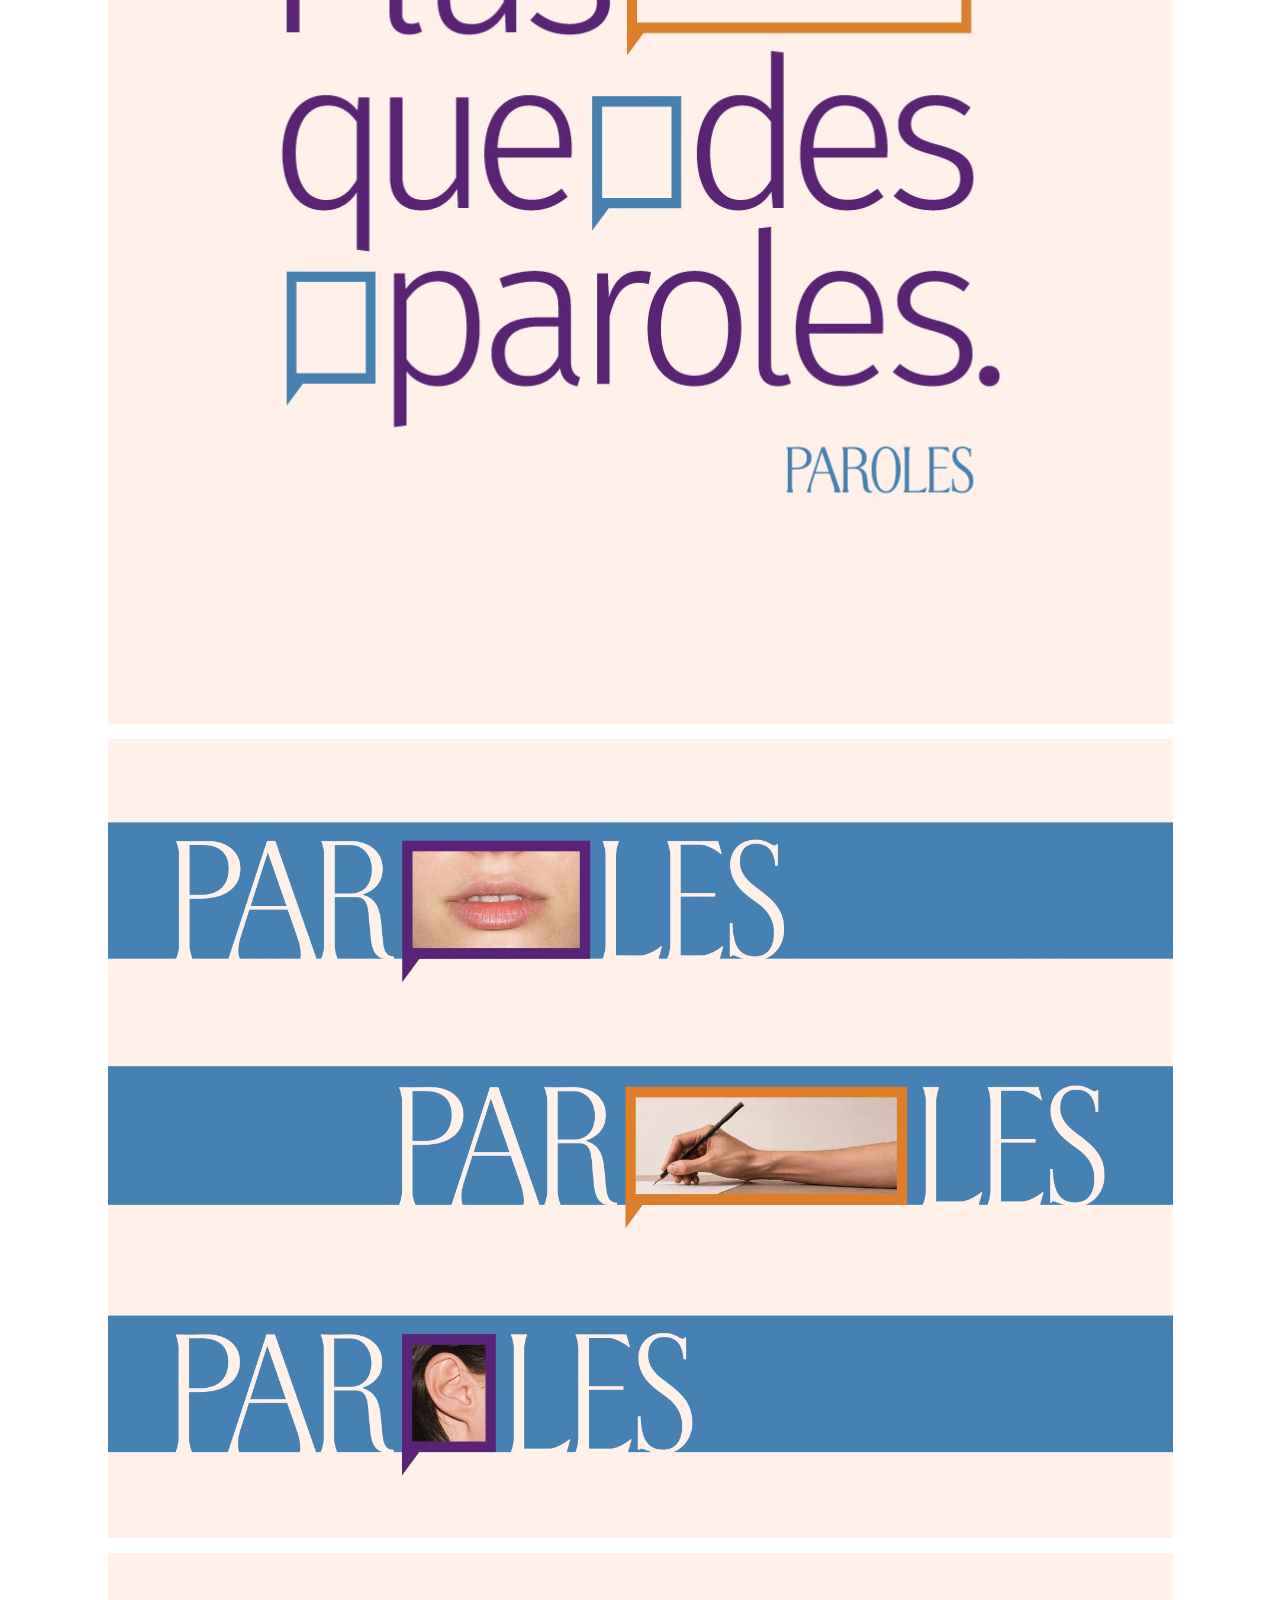
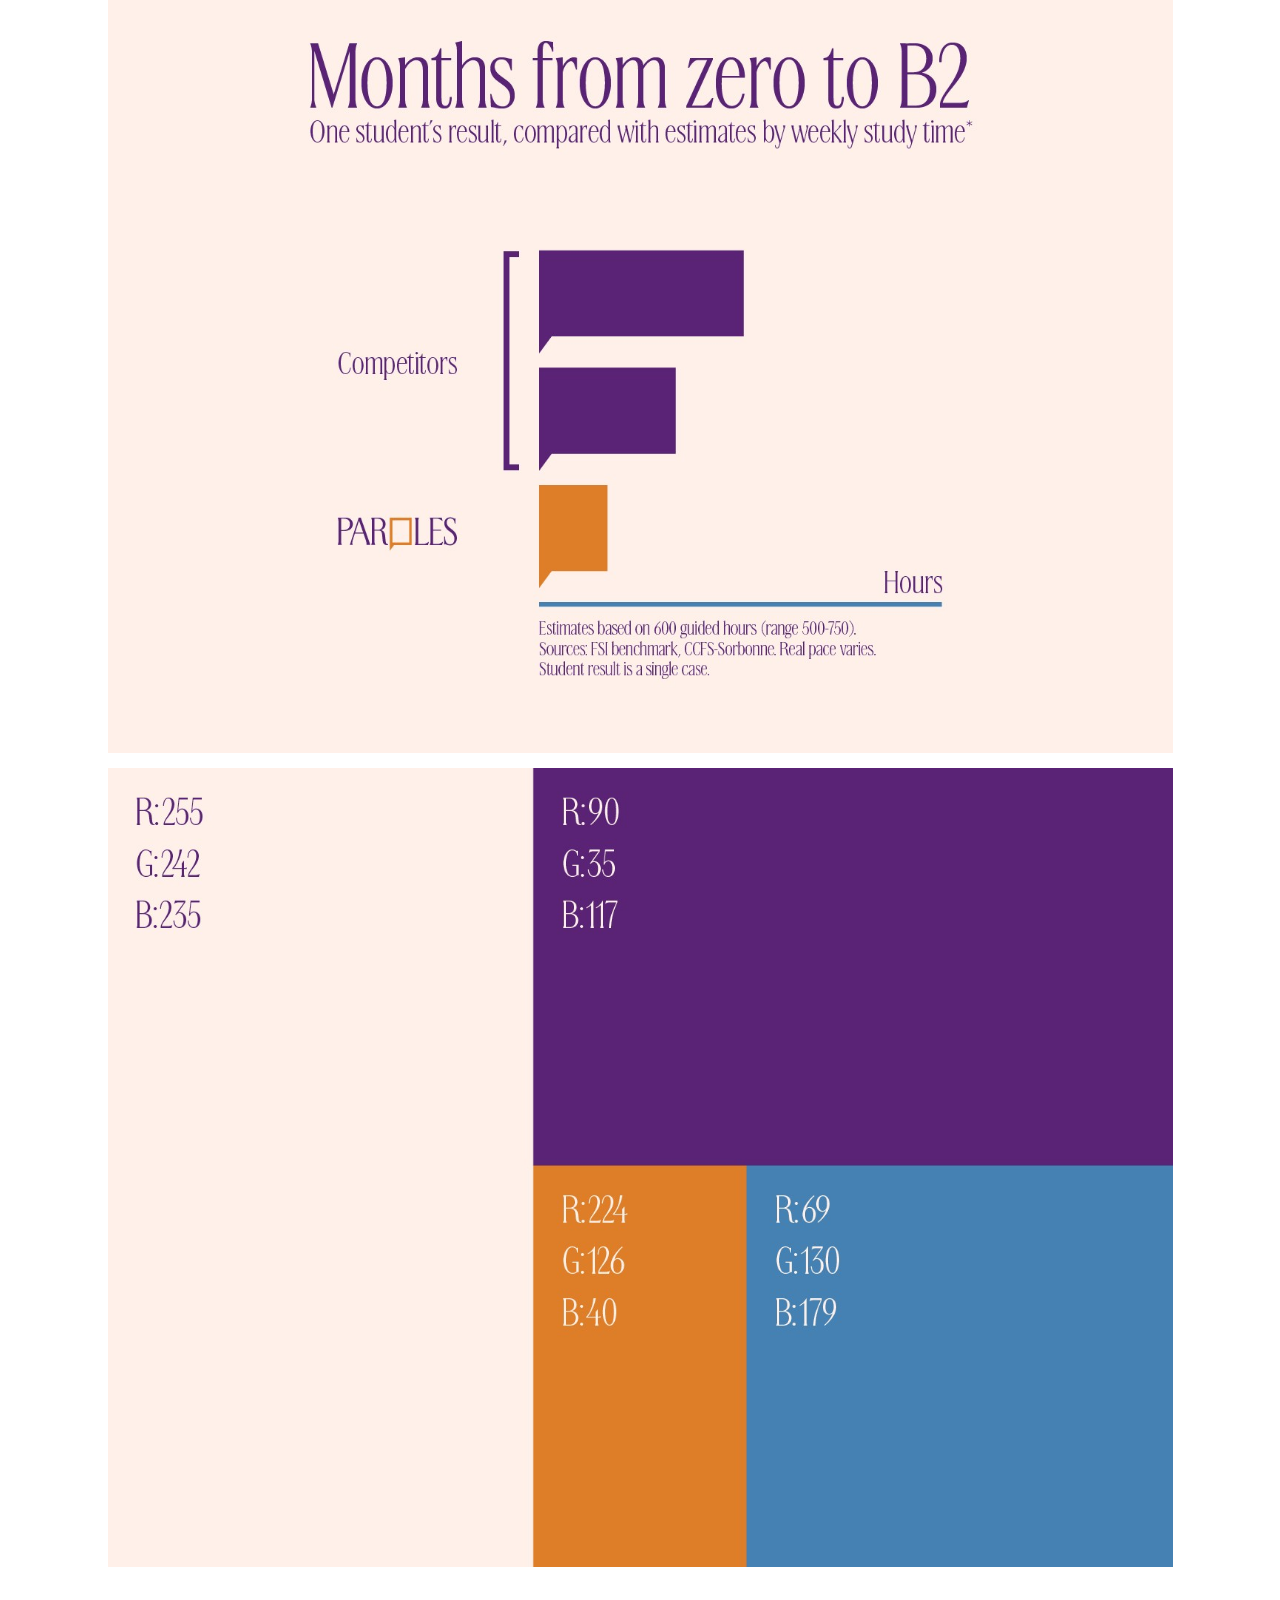
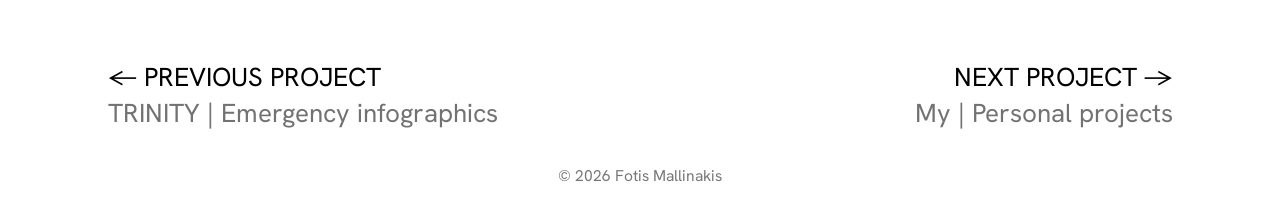
<file: paroles.html>
<!doctype html>
<html lang="en">
<head>
<meta charset="utf-8">
<meta name="viewport" content="width=device-width, initial-scale=1">
<title>PAROLES | French teacher visual identity | Fotis Mallinakis</title>
<link rel="preload" href="fonts/hanken-grotesk-400.woff" as="font" type="font/woff" crossorigin>
<link rel="icon" type="image/png" sizes="192x192" href="favicon-192.png">
<link rel="icon" type="image/png" sizes="32x32" href="favicon-32.png">
<link rel="apple-touch-icon" href="apple-touch-icon.png">
<link rel="stylesheet" href="style.css">
</head>
<body class="project">
<header class="bar">
  <a class="story" href="story.html">Story</a>
  <a class="name" href="index.html"><img src="logo.png" alt="Fotis Mallinakis"></a>
  <a class="contact" href="contact.html">Contact</a>
</header>

<main class="grid">
  <div class="hero wide bleed" id="hero" style="--tile-bg: #FDEFE8">
    <img src="images/paroles-hero.jpg" alt="PAROLES | French teacher visual identity" onerror="this.parentNode.classList.add('missing')">
  </div>

  <section class="info grid" style="grid-column: 1 / -1">
    <div class="name">Visual identity</div>
    <div class="details">
      <p>Paroles<br>
      Role: visual identity<br>
      2026</p>
      <p>Paroles is the identity of an independent French teacher who guides adult learners toward speaking with ease. In the wordmark, a speech bubble takes the place of the O, so the name holds two meanings at once: &ldquo;words&rdquo;, and &ldquo;you speak&rdquo;.</p>
      <p>The bubble stretches and narrows as the distance between silence and fluency closes.</p>
      <p>A strict grid, borrowed from the student&rsquo;s workbook, gives every page its order.</p>
    </div>
  </section>

  <section class="blocks grid" style="grid-column: 1 / -1">
    <div class="ph video" style="grid-column: 1 / span 12; grid-row: 1; aspect-ratio: 1065 / 599"><video src="images/paroles-animation-v2.mp4" poster="images/paroles-animation-v2-poster.jpg" autoplay muted loop playsinline preload="metadata"></video></div>
    <div class="ph video" style="grid-column: 1 / span 12; grid-row: 2; aspect-ratio: 16 / 9"><iframe src="https://www.youtube-nocookie.com/embed/DwVtJ387Szk?rel=0" title="Paroles video" loading="lazy" allow="accelerometer; autoplay; encrypted-media; picture-in-picture; fullscreen" allowfullscreen></iframe></div>
    <div class="ph img" style="grid-column: 1 / span 6; grid-row: 3; aspect-ratio: 1 / 1"><img src="images/paroles-1.jpg" alt="" loading="lazy"></div>
    <div class="ph img" style="grid-column: 7 / span 6; grid-row: 3; aspect-ratio: 1 / 1"><img src="images/paroles-2.jpg" alt="" loading="lazy"></div>
    <div class="ph img" style="grid-column: 1 / span 6; grid-row: 4; aspect-ratio: 1 / 1"><img src="images/paroles-3.jpg" alt="" loading="lazy"></div>
    <div class="ph img" style="grid-column: 7 / span 6; grid-row: 4; aspect-ratio: 1 / 1"><img src="images/paroles-4.jpg" alt="" loading="lazy"></div>
    <div class="ph img" style="grid-column: 1 / span 12; grid-row: 5; aspect-ratio: 1066 / 800"><img src="images/paroles-9.jpg" alt="" loading="lazy"></div>
    <div class="ph img" style="grid-column: 1 / span 12; grid-row: 6; aspect-ratio: 1066 / 1080"><img src="images/paroles-5.jpg" alt="" loading="lazy"></div>
    <div class="ph img" style="grid-column: 1 / span 12; grid-row: 7; aspect-ratio: 1066 / 800"><img src="images/paroles-6.jpg" alt="" loading="lazy"></div>
    <div class="ph img" style="grid-column: 1 / span 12; grid-row: 8; aspect-ratio: 1066 / 800"><img src="images/paroles-7.jpg" alt="" loading="lazy"></div>
    <div class="ph img" style="grid-column: 1 / span 12; grid-row: 9; aspect-ratio: 1066 / 800"><img src="images/paroles-8.jpg" alt="" loading="lazy"></div>
  </section>

  <nav class="pn grid" style="grid-column: 1 / -1">
    <a class="prev" href="trinity.html">&larr; Previous project<span>TRINITY | Emergency infographics</span></a>
    <a class="next" href="showcase.html">Next project &rarr;<span>My | Personal projects</span></a>
  </nav>
</main>

<footer class="foot">&copy; 2026 Fotis Mallinakis</footer>

<div class="gridlines" aria-hidden="true"><i></i><i></i><i></i><i></i><i></i><i></i><i></i><i></i><i></i><i></i><i></i><i></i></div>

<script>
  document.documentElement.classList.add("project");
  document.addEventListener("keydown", function (e) { if (e.key === "g" || e.key === "G") document.documentElement.classList.toggle("show-grid"); });
  var w = window.innerWidth;
  document.documentElement.style.setProperty("--s", w < 700 ? 0.5 : Math.min(1, Math.max(0.5, w / 2400)));
</script>
</body>
</html>
</file>
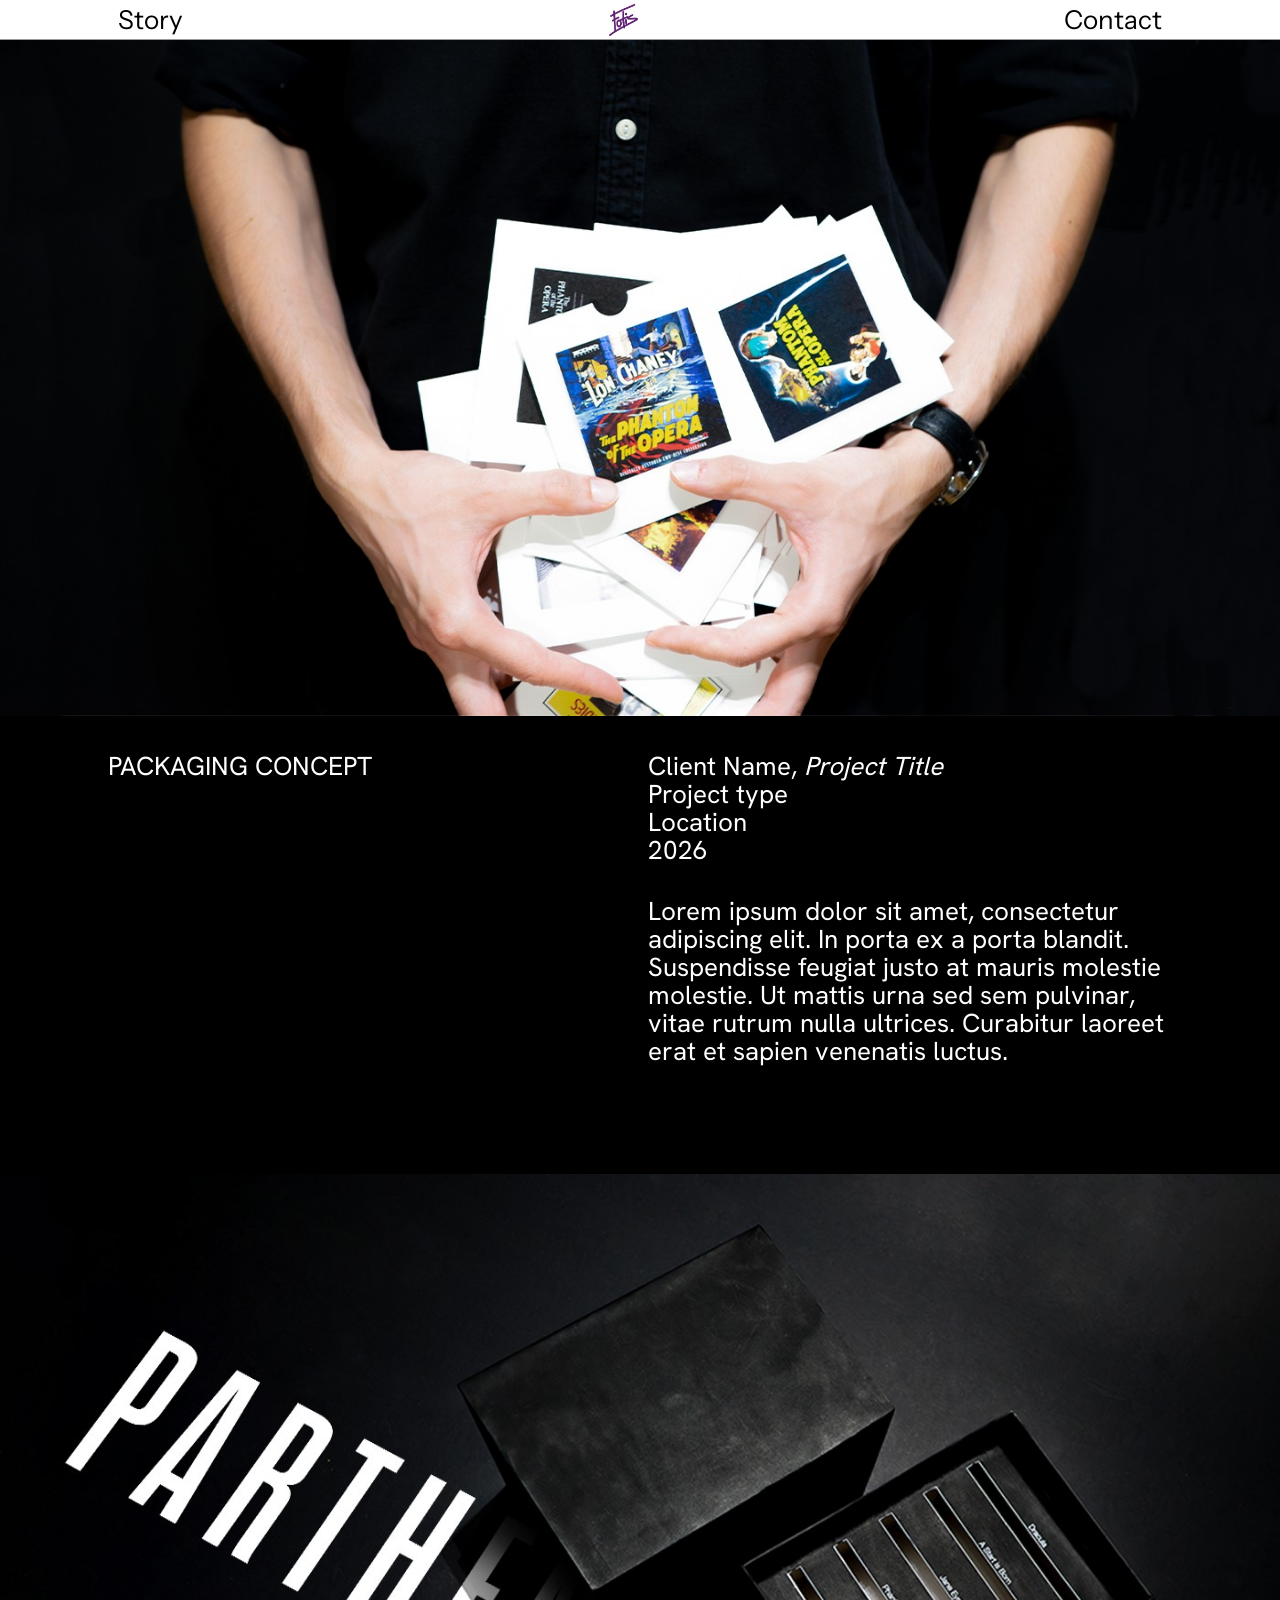
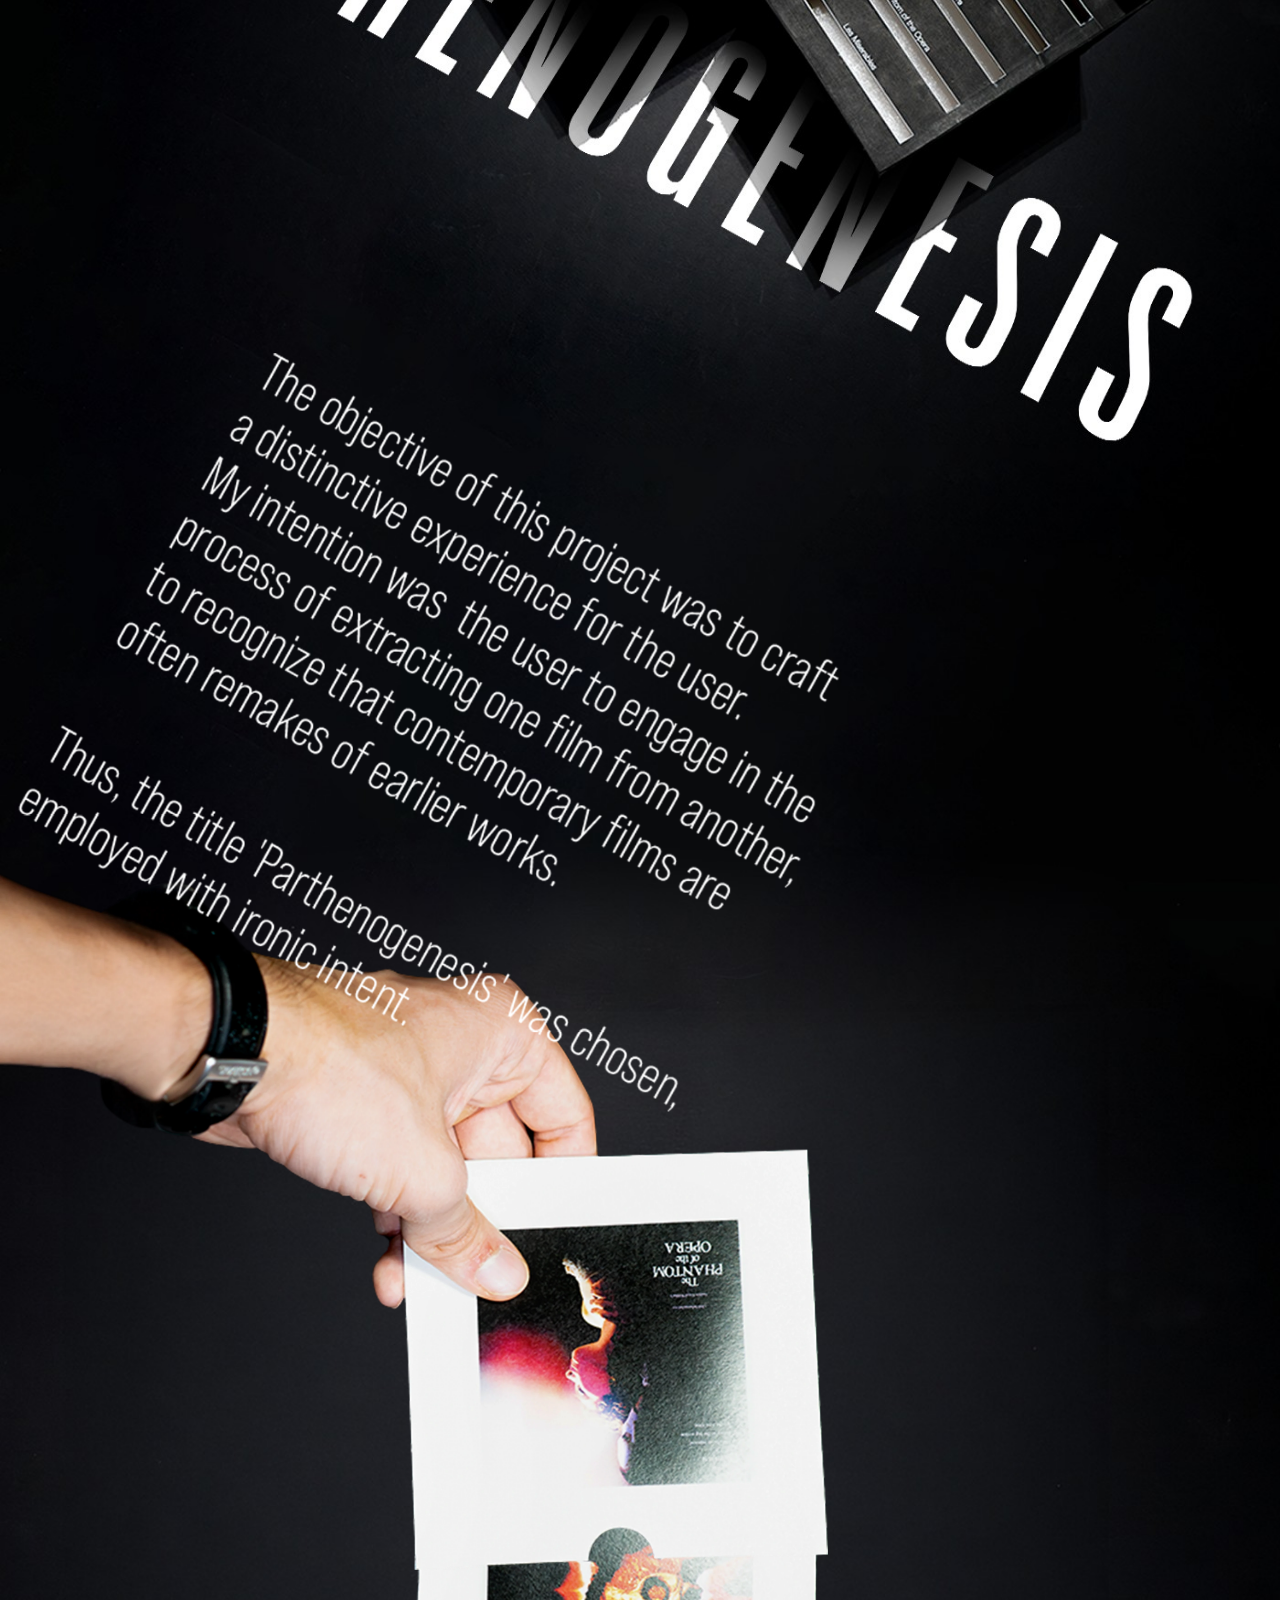
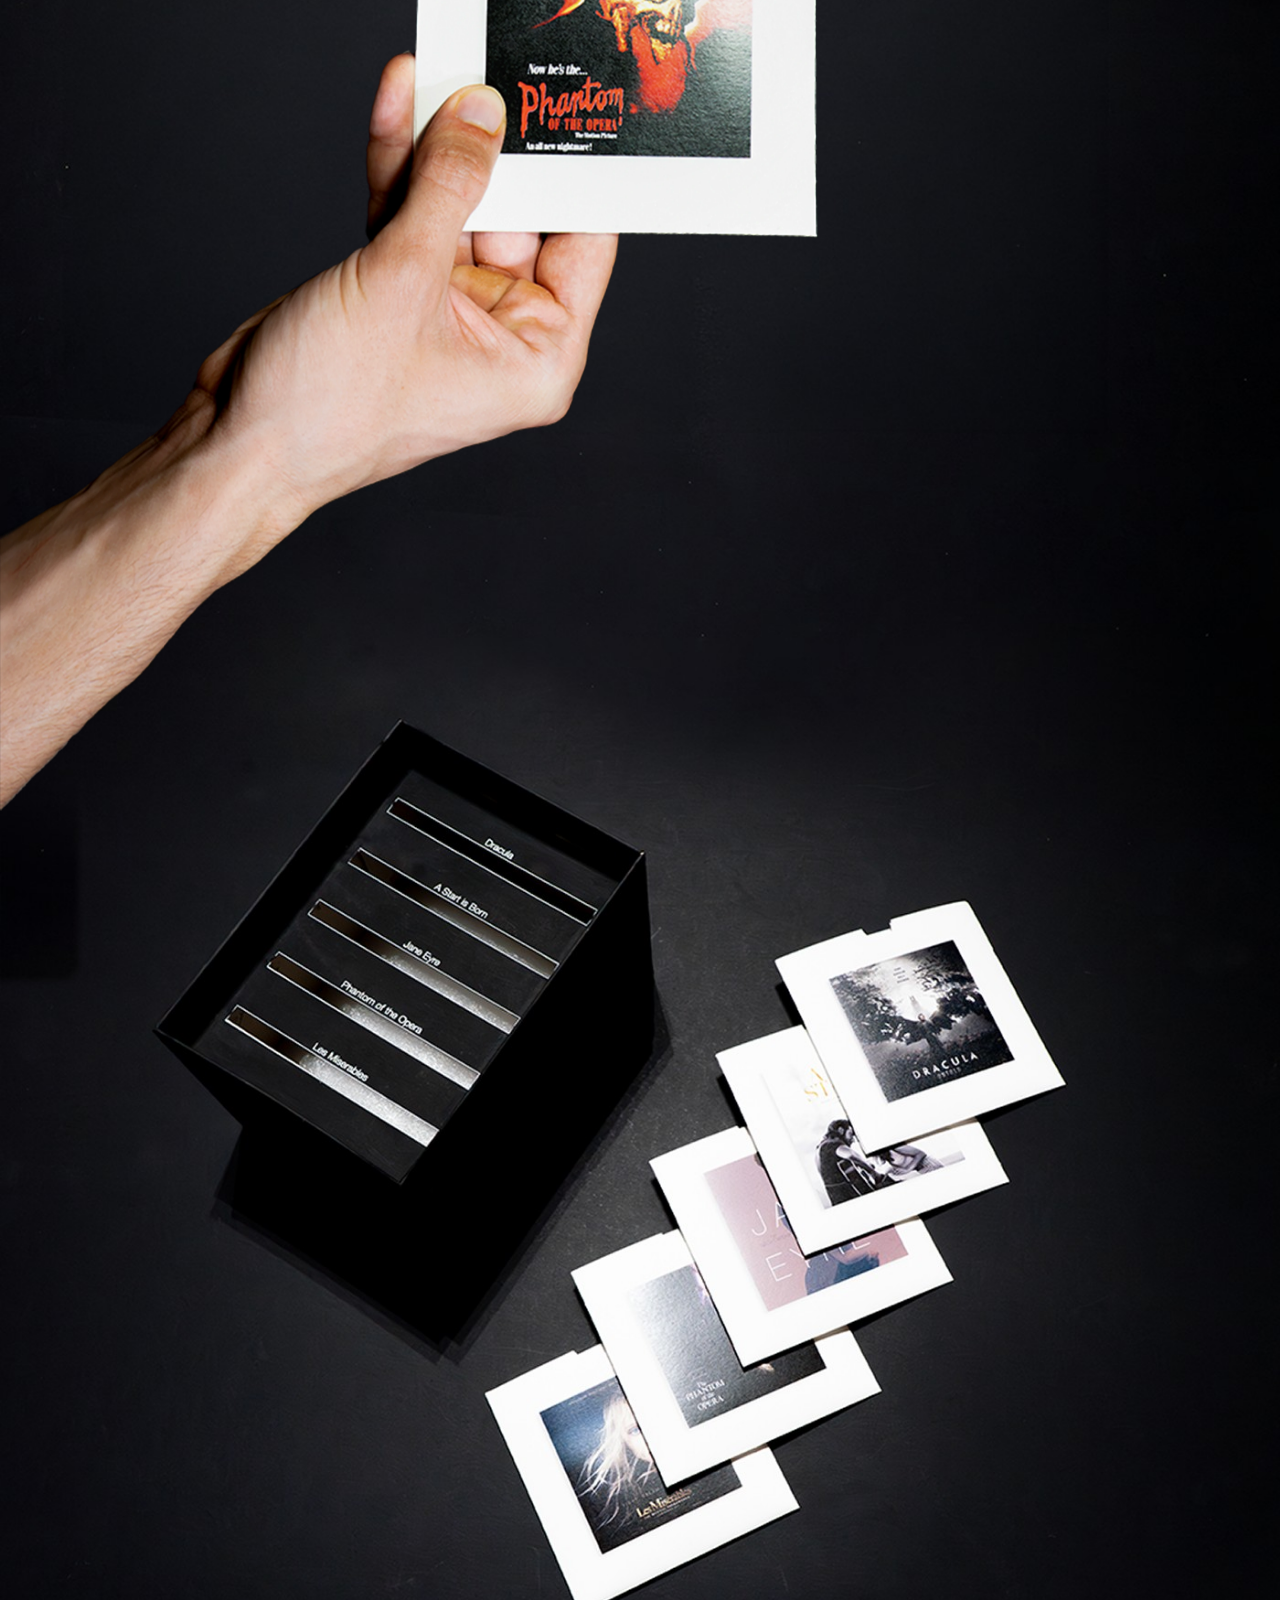
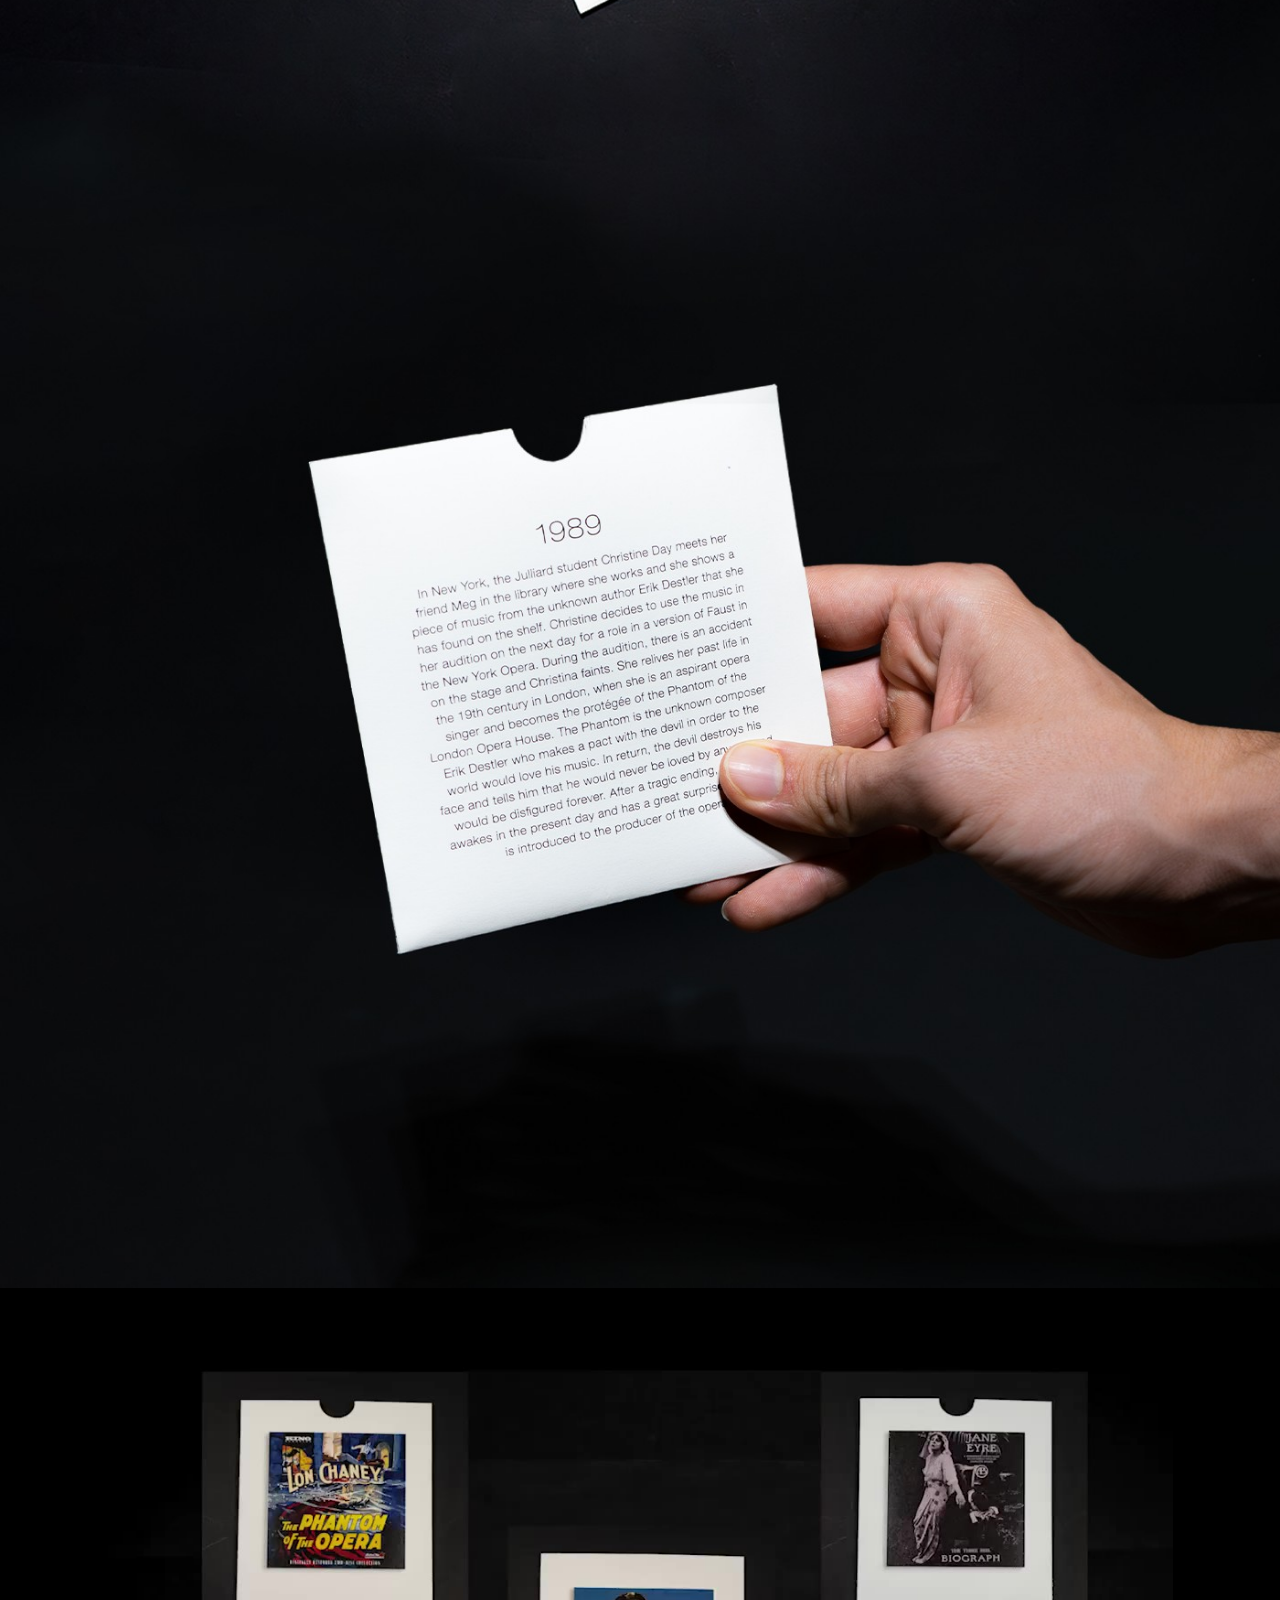
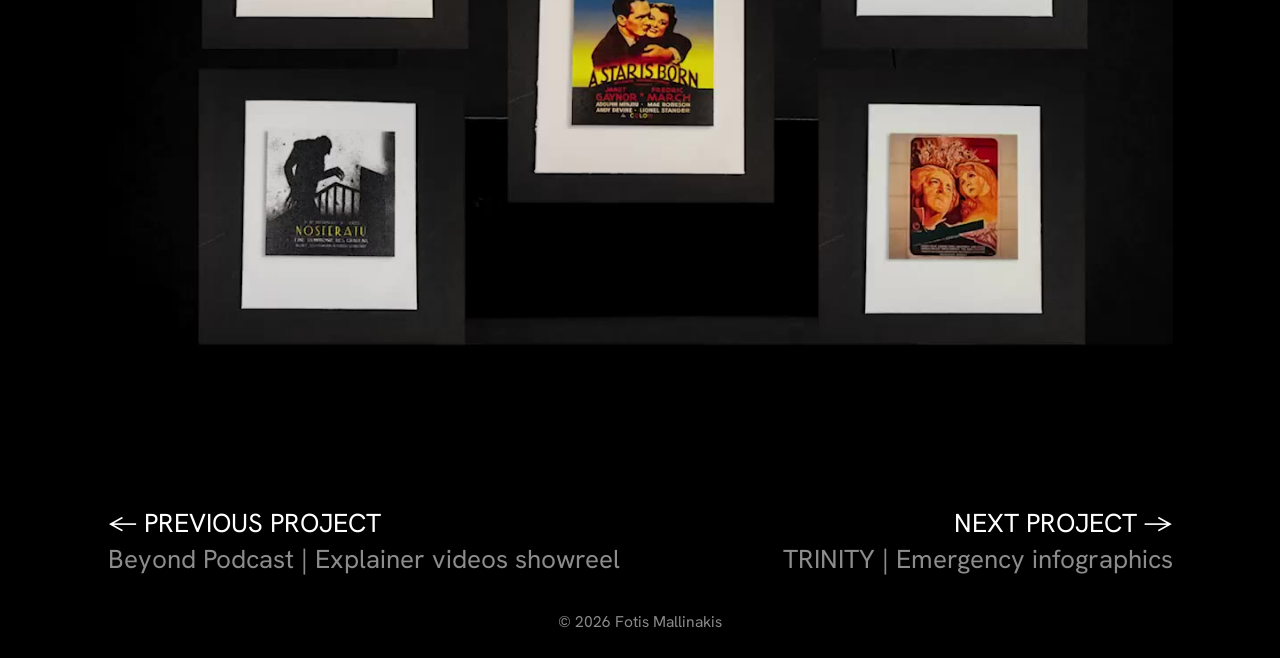
<file: parthenogenesis.html>
<!doctype html>
<html lang="en" class="dark">
<head>
<meta charset="utf-8">
<meta name="viewport" content="width=device-width, initial-scale=1">
<title>parthenogenesis | Packaging concept | Fotis Mallinakis</title>
<link rel="preload" href="fonts/hanken-grotesk-400.woff" as="font" type="font/woff" crossorigin>
<link rel="icon" type="image/png" sizes="192x192" href="favicon-192.png">
<link rel="icon" type="image/png" sizes="32x32" href="favicon-32.png">
<link rel="apple-touch-icon" href="apple-touch-icon.png">
<link rel="stylesheet" href="style.css">
</head>
<body class="project">
<header class="bar">
  <a class="story" href="story.html">Story</a>
  <a class="name" href="index.html"><img src="logo.png" alt="Fotis Mallinakis"></a>
  <a class="contact" href="contact.html">Contact</a>
</header>

<main class="grid">
  <div class="hero wide bleed" id="hero" style="--tile-bg: #d6e2db">
    <img src="images/parthenogenesis-hero.jpg" alt="parthenogenesis | Packaging concept" onerror="this.parentNode.classList.add('missing')">
  </div>

  <section class="info grid" style="grid-column: 1 / -1">
    <div class="name">Packaging concept</div>
    <div class="details">
      <p>Client Name, <em>Project Title</em><br>
      Project type<br>
      Location<br>
      2026</p>
      <p>Lorem ipsum dolor sit amet, consectetur adipiscing elit. In porta ex a porta blandit. Suspendisse feugiat justo at mauris molestie molestie. Ut mattis urna sed sem pulvinar, vitae rutrum nulla ultrices. Curabitur laoreet erat et sapien venenatis luctus.</p>
    </div>
  </section>

  <section class="blocks grid" style="grid-column: 1 / -1">
    <div class="px" style="grid-column: 1 / -1; grid-row: 1"><img class="px-bg" src="images/parthenogenesis-bg-v4.jpg" width="1400" height="5372" alt="Parthenogenesis: a black box of film cards on a dark table" loading="eager"><img class="px-t t1" src="images/parthenogenesis-type-1.webp" style="left:17.2031%;top:10.9652%;width:63.1250%" data-dx="-0.1477" data-dy="0.1874" alt="Parthenogenesis, a distinctive experience for the user" loading="lazy" decoding="async"><img class="px-t t2" src="images/parthenogenesis-type-2.webp" style="left:17.2031%;top:10.9652%;width:63.1250%" data-dx="-0.1602" data-dy="0.2082" alt="" loading="lazy" decoding="async"><img class="px-h lower" src="images/parthenogenesis-hand-lower.webp" style="left:0.2083%;top:37.8980%;width:64.1667%" data-dx="-0.0021" data-dy="0.0708" alt="A hand slides a second film card out from the box" loading="lazy" decoding="async"><img class="px-h upper" src="images/parthenogenesis-hand-upper.webp" style="left:0.0000%;top:26.4472%;width:64.7222%" data-dx="0.0000" data-dy="0.0000" alt="A hand holds a film card" loading="lazy" decoding="async"></div>
    <script>
(function(){var root=document.querySelector(".px");if(!root)return;if(window.matchMedia&&matchMedia("(prefers-reduced-motion: reduce)").matches)return;var up=root.querySelector(".px-h.upper");var ls=[].slice.call(root.querySelectorAll("[data-dx]")).filter(function(l){return +l.dataset.dx||+l.dataset.dy;});if(!ls.length)return;var vh=0,W=0,top=0,raf=0,cen=[],cenU=0,hU=0;function measure(){vh=innerHeight;var r=root.getBoundingClientRect();W=r.width;top=r.top+pageYOffset;cen=ls.map(function(l){return top+l.offsetTop+l.offsetHeight/2;});if(up){cenU=top+up.offsetTop+up.offsetHeight/2;hU=up.offsetHeight;}update();}function update(){raf=0;var y=pageYOffset;for(var i=0;i<ls.length;i++){var l=ls[i];var ty=l.classList.contains("px-t");var p;if(ty){var vy=cen[i]-y;var R=1.125;p=(vh*(0.25+R)-vy)/(vh*R);}else{var u=cenU-y;var us=vh-hU/2;var ue=0.25*vh-(cen[i]-cenU);p=(us-u)/(us-ue);}p=p<0?0:p>1?1:p;var k=1-p;l.style.transform="translate3d("+(+l.dataset.dx*W*k).toFixed(1)+"px,"+(+l.dataset.dy*W*k).toFixed(1)+"px,0)";}}function onScroll(){if(!raf)raf=requestAnimationFrame(update);}addEventListener("scroll",onScroll,{passive:true});addEventListener("resize",measure);if(window.ResizeObserver)new ResizeObserver(measure).observe(root);addEventListener("load",measure);measure();})();
    </script>
    <div class="ph video" style="grid-column: 1 / span 12; grid-row: 2; aspect-ratio: 1200 / 800"><video src="images/parthenogenesis-movies.mp4" poster="images/parthenogenesis-movies.jpg" autoplay muted loop playsinline preload="metadata"></video></div>
  </section>

  <nav class="pn grid" style="grid-column: 1 / -1">
    <a class="prev" href="beyond-podcast.html">&larr; Previous project<span>Beyond Podcast | Explainer videos showreel</span></a>
    <a class="next" href="trinity.html">Next project &rarr;<span>TRINITY | Emergency infographics</span></a>
  </nav>
</main>

<footer class="foot">&copy; 2026 Fotis Mallinakis</footer>

<div class="gridlines" aria-hidden="true"><i></i><i></i><i></i><i></i><i></i><i></i><i></i><i></i><i></i><i></i><i></i><i></i></div>

<script>
  document.documentElement.classList.add("project");
  document.addEventListener("keydown", function (e) { if (e.key === "g" || e.key === "G") document.documentElement.classList.toggle("show-grid"); });
  var w = window.innerWidth;
  document.documentElement.style.setProperty("--s", w < 700 ? 0.5 : Math.min(1, Math.max(0.5, w / 2400)));
</script>
</body>
</html>
</file>
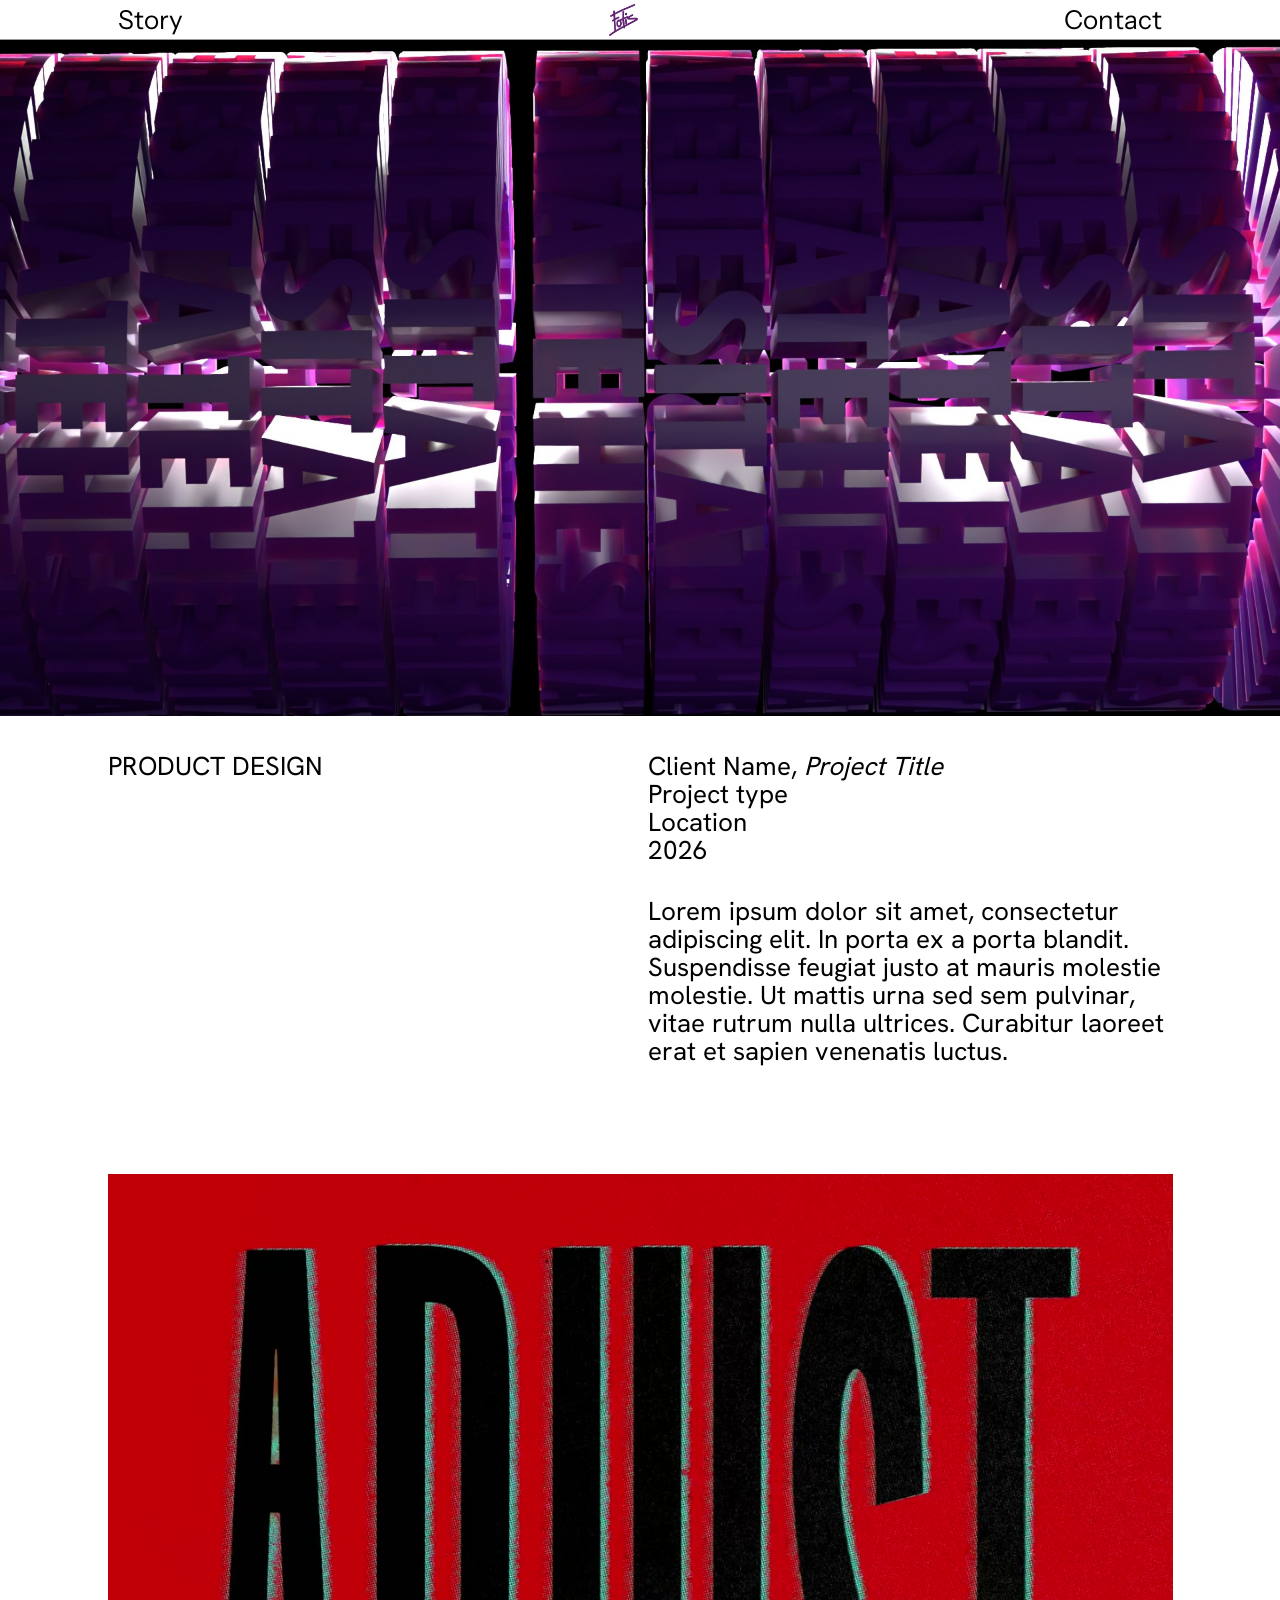
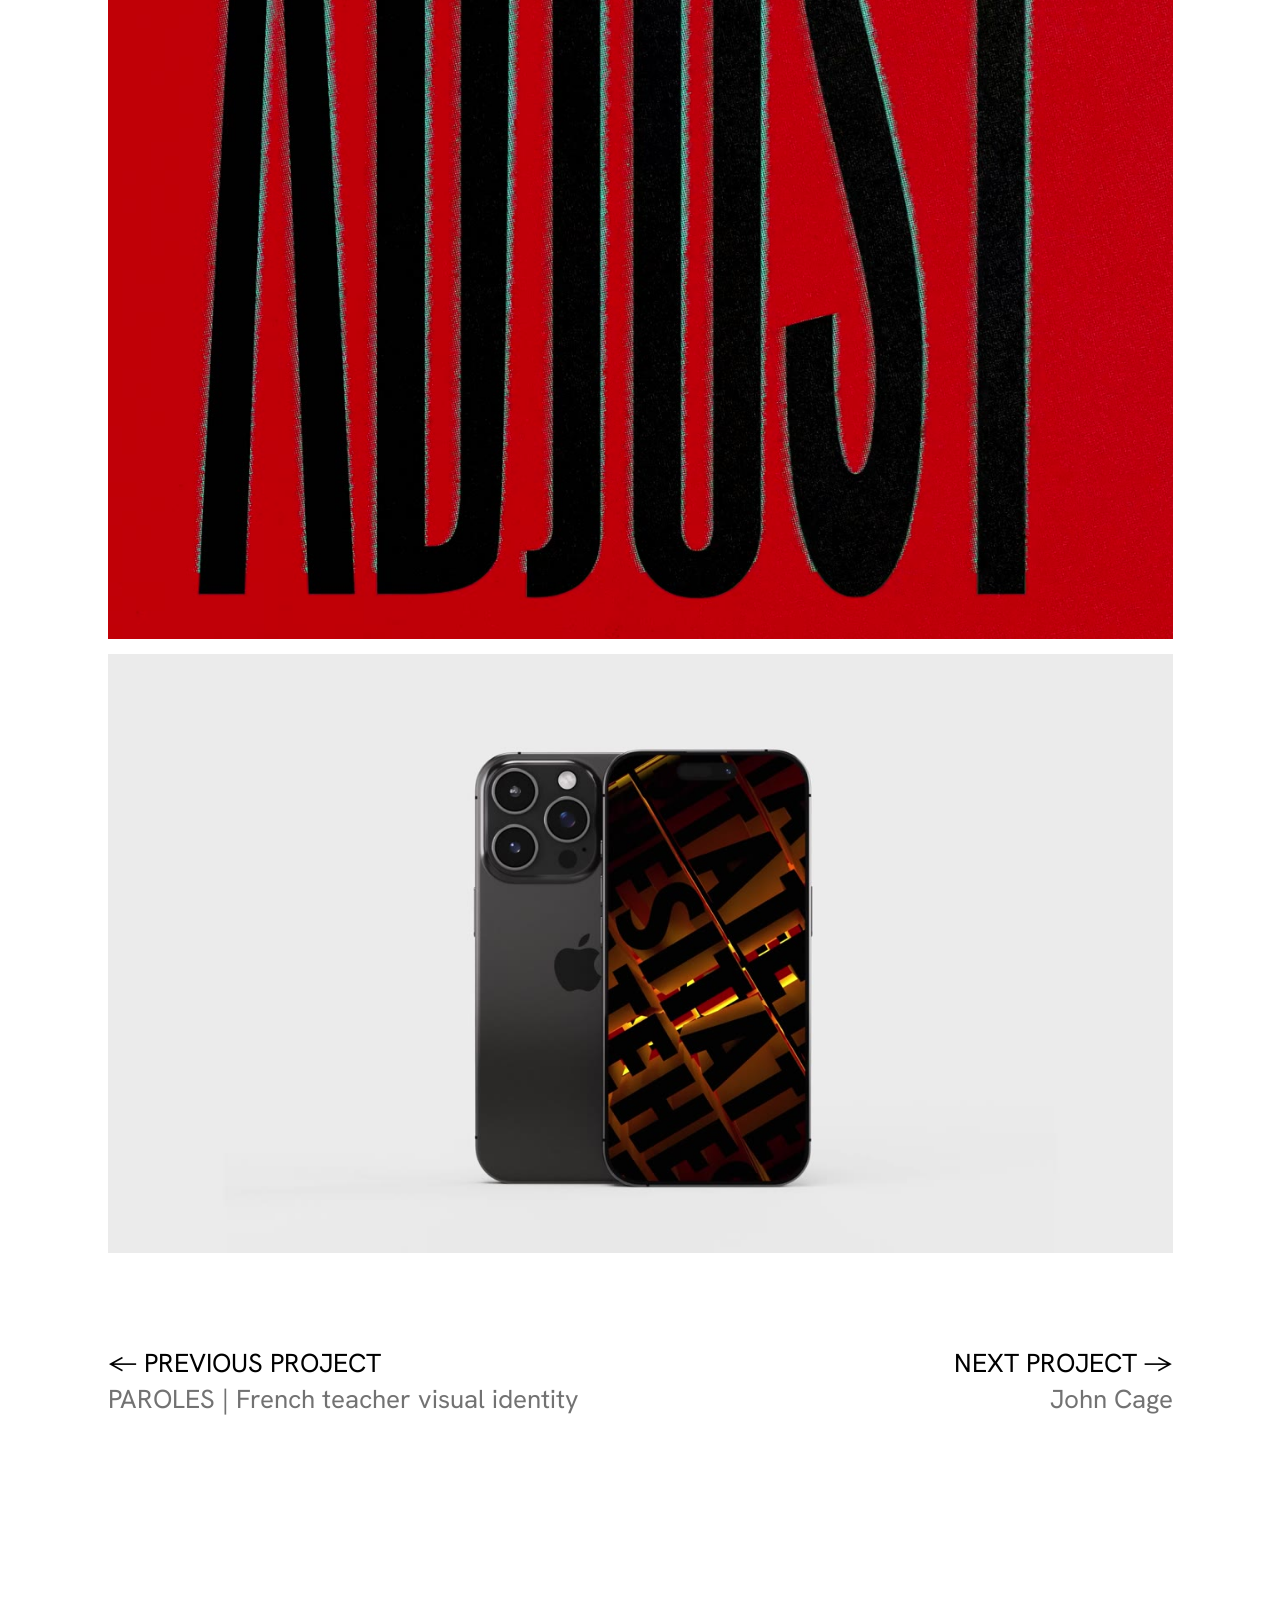
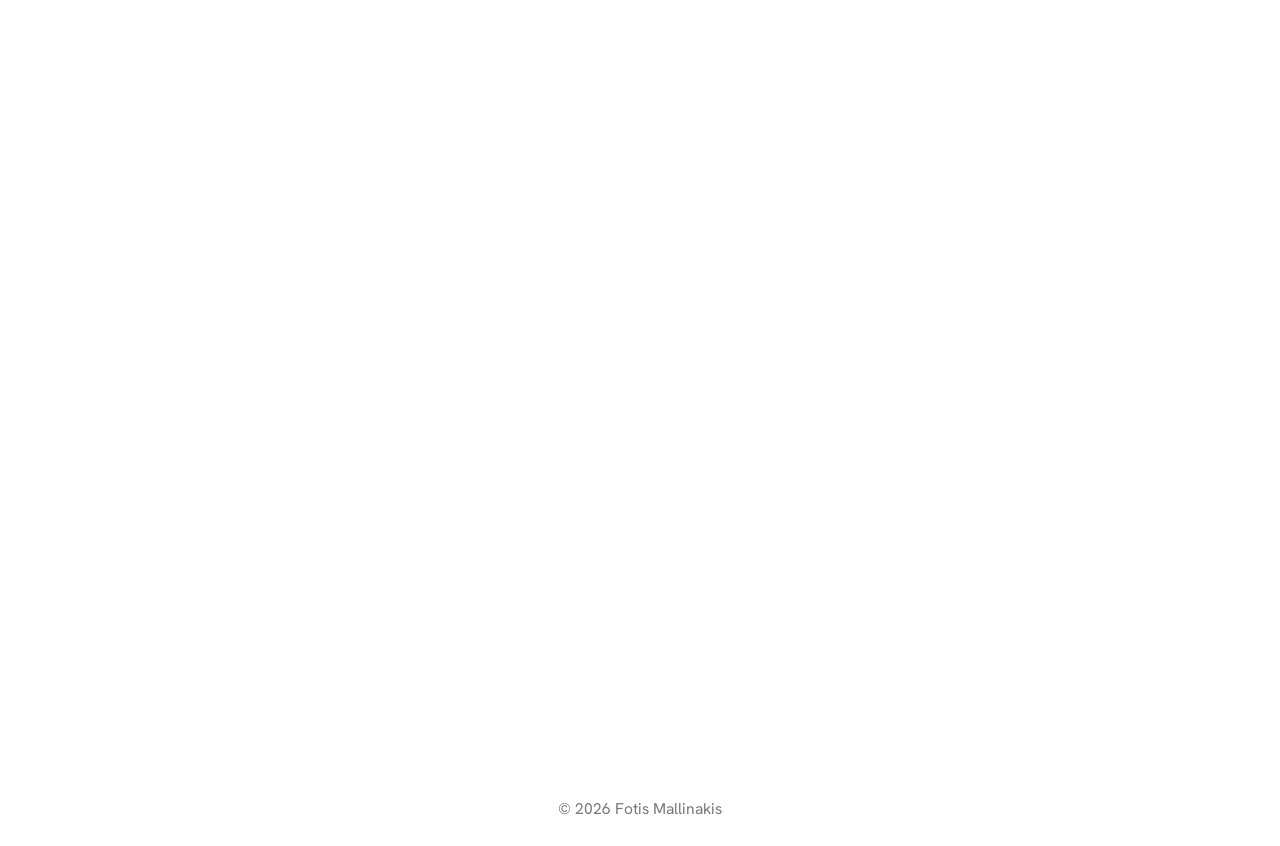
<file: showcase.html>
<!doctype html>
<html lang="en">
<head>
<meta charset="utf-8">
<meta name="viewport" content="width=device-width, initial-scale=1">
<title>My | Personal projects | Fotis Mallinakis</title>
<link rel="preload" href="fonts/hanken-grotesk-400.woff" as="font" type="font/woff" crossorigin>
<link rel="icon" type="image/png" sizes="192x192" href="favicon-192.png">
<link rel="icon" type="image/png" sizes="32x32" href="favicon-32.png">
<link rel="apple-touch-icon" href="apple-touch-icon.png">
<link rel="stylesheet" href="style.css">
</head>
<body class="project">
<header class="bar">
  <a class="story" href="story.html">Story</a>
  <a class="name" href="index.html"><img src="logo.png" alt="Fotis Mallinakis"></a>
  <a class="contact" href="contact.html">Contact</a>
</header>

<main class="grid">
  <div class="hero wide bleed" id="hero" style="--tile-bg: #d20607">
    <img src="images/showcase-hero.jpg" alt="My | Personal projects" onerror="this.parentNode.classList.add('missing')">
  </div>

  <section class="info grid" style="grid-column: 1 / -1">
    <div class="name">Product design</div>
    <div class="details">
      <p>Client Name, <em>Project Title</em><br>
      Project type<br>
      Location<br>
      2026</p>
      <p>Lorem ipsum dolor sit amet, consectetur adipiscing elit. In porta ex a porta blandit. Suspendisse feugiat justo at mauris molestie molestie. Ut mattis urna sed sem pulvinar, vitae rutrum nulla ultrices. Curabitur laoreet erat et sapien venenatis luctus.</p>
    </div>
  </section>

  <section class="blocks grid" style="grid-column: 1 / -1">
    <div class="ph video" style="grid-column: 1 / span 12; grid-row: 1; aspect-ratio: 1 / 1"><video src="images/showcase-adjust.mp4" poster="images/showcase-adjust-poster.jpg" autoplay muted loop playsinline preload="metadata"></video></div>
    <div class="ph video" style="grid-column: 1 / span 12; grid-row: 2; aspect-ratio: 16 / 9"><video src="images/showcase-kinetic.mp4" poster="images/showcase-kinetic-poster.jpg" autoplay muted loop playsinline preload="metadata"></video></div>
  </section>

  <nav class="pn grid" style="grid-column: 1 / -1">
    <a class="prev" href="paroles.html">&larr; Previous project<span>PAROLES | French teacher visual identity</span></a>
    <a class="next" href="john-cage.html">Next project &rarr;<span>John Cage</span></a>
  </nav>
</main>

<footer class="foot">&copy; 2026 Fotis Mallinakis</footer>

<div class="gridlines" aria-hidden="true"><i></i><i></i><i></i><i></i><i></i><i></i><i></i><i></i><i></i><i></i><i></i><i></i></div>

<script>
  document.documentElement.classList.add("project");
  document.addEventListener("keydown", function (e) { if (e.key === "g" || e.key === "G") document.documentElement.classList.toggle("show-grid"); });
  var w = window.innerWidth;
  document.documentElement.style.setProperty("--s", w < 700 ? 0.5 : Math.min(1, Math.max(0.5, w / 2400)));
</script>
</body>
</html>
</file>
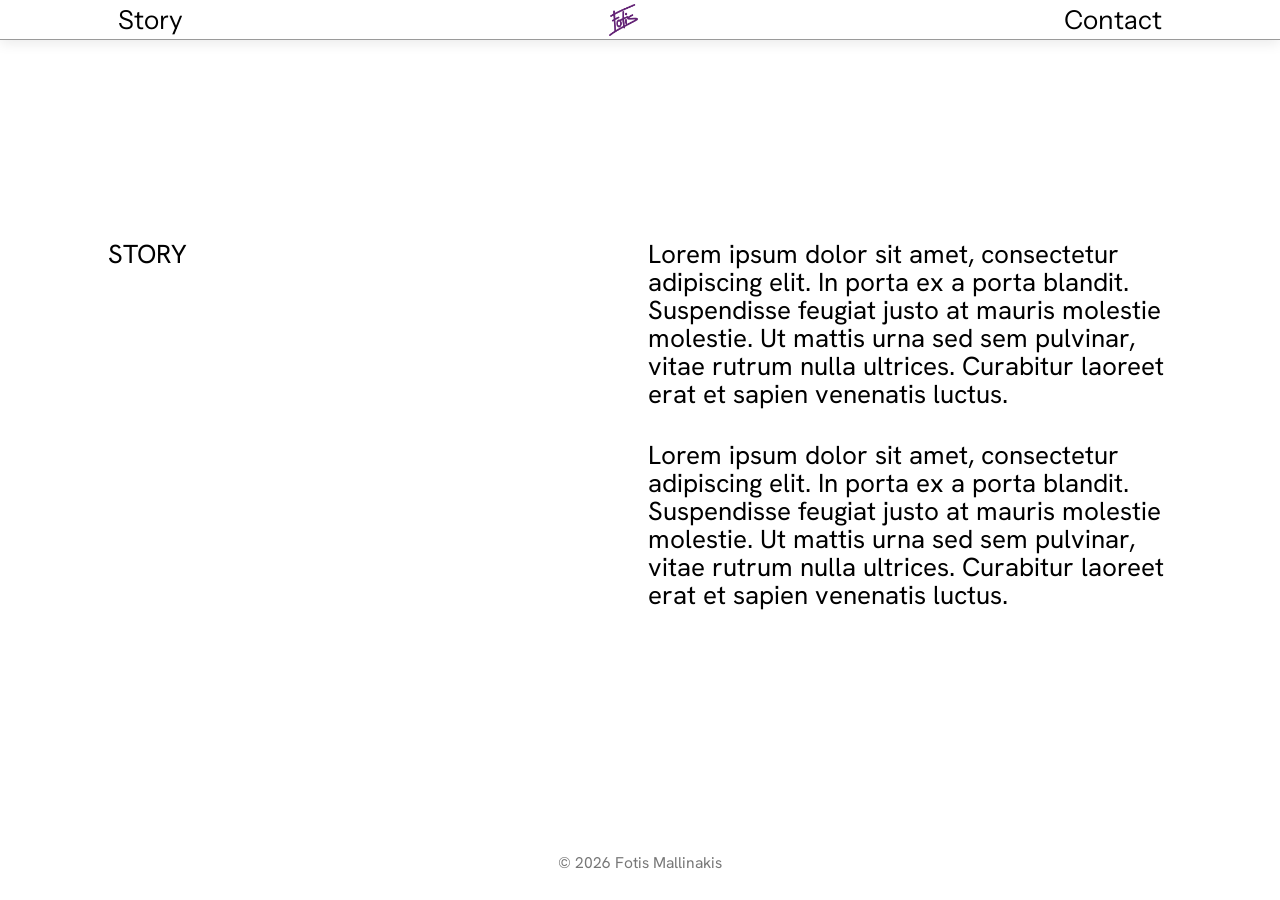
<file: story.html>
<!doctype html>
<html lang="en">
<head>
<meta charset="utf-8">
<meta name="viewport" content="width=device-width, initial-scale=1">
<title>STORY | Fotis Mallinakis</title>
<link rel="preload" href="fonts/hanken-grotesk-400.woff" as="font" type="font/woff" crossorigin>
<link rel="icon" type="image/png" sizes="192x192" href="favicon-192.png">
<link rel="icon" type="image/png" sizes="32x32" href="favicon-32.png">
<link rel="apple-touch-icon" href="apple-touch-icon.png">
<link rel="stylesheet" href="style.css">
</head>
<body class="project">
<header class="bar">
  <a class="story" href="story.html">Story</a>
  <a class="name" href="index.html"><img src="logo.png" alt="Fotis Mallinakis"></a>
  <a class="contact" href="contact.html">Contact</a>
</header>

<main class="grid simple">
  <section class="info grid" style="grid-column: 1 / -1">
    <div class="name">STORY</div>
    <div class="details">
      <p>Lorem ipsum dolor sit amet, consectetur adipiscing elit. In porta ex a porta blandit. Suspendisse feugiat justo at mauris molestie molestie. Ut mattis urna sed sem pulvinar, vitae rutrum nulla ultrices. Curabitur laoreet erat et sapien venenatis luctus.</p>
      <p>Lorem ipsum dolor sit amet, consectetur adipiscing elit. In porta ex a porta blandit. Suspendisse feugiat justo at mauris molestie molestie. Ut mattis urna sed sem pulvinar, vitae rutrum nulla ultrices. Curabitur laoreet erat et sapien venenatis luctus.</p>
    </div>
  </section>
</main>

<footer class="foot">&copy; 2026 Fotis Mallinakis</footer>

<div class="gridlines" aria-hidden="true"><i></i><i></i><i></i><i></i><i></i><i></i><i></i><i></i><i></i><i></i><i></i><i></i></div>

<script>
  document.documentElement.classList.add("project");
  document.addEventListener("keydown", function (e) { if (e.key === "g" || e.key === "G") document.documentElement.classList.toggle("show-grid"); });
  var w = window.innerWidth;
  document.documentElement.style.setProperty("--s", w < 700 ? 0.5 : Math.min(1, Math.max(0.5, w / 2400)));
</script>
</body>
</html>
</file>
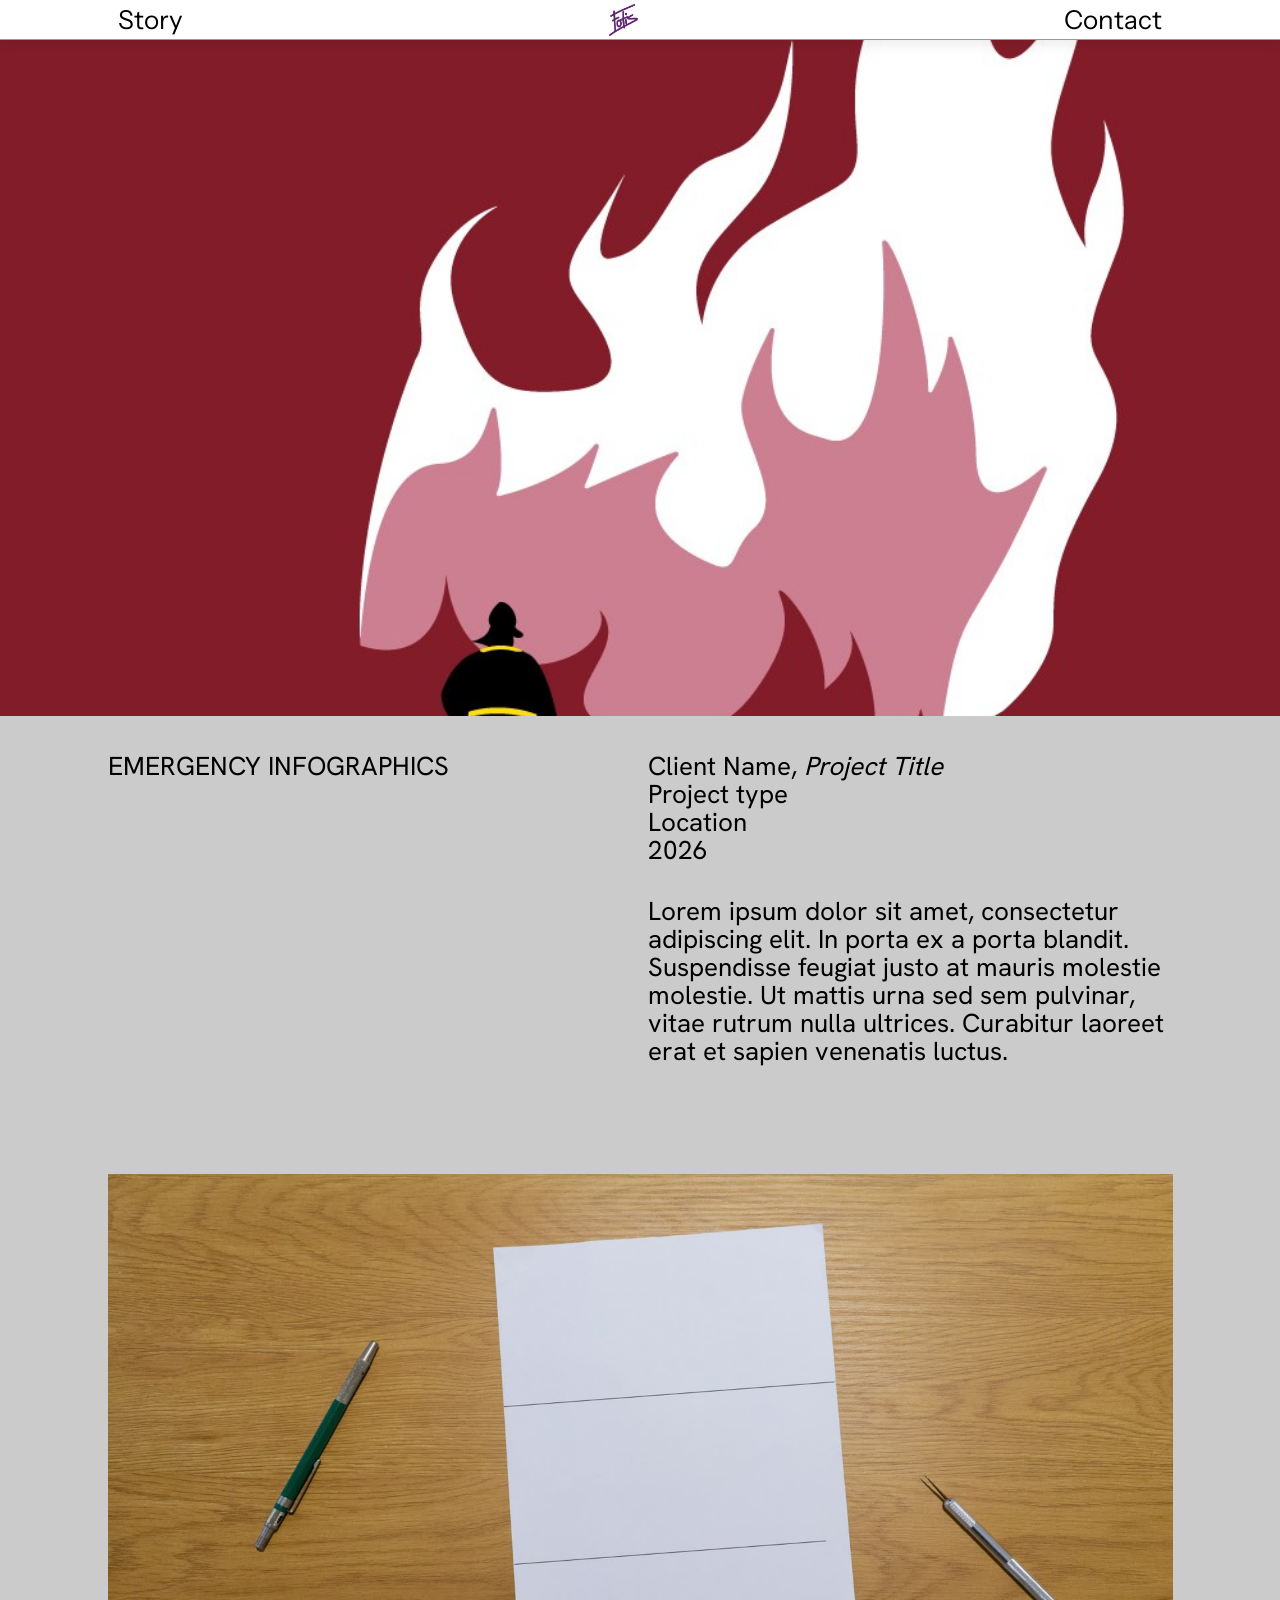
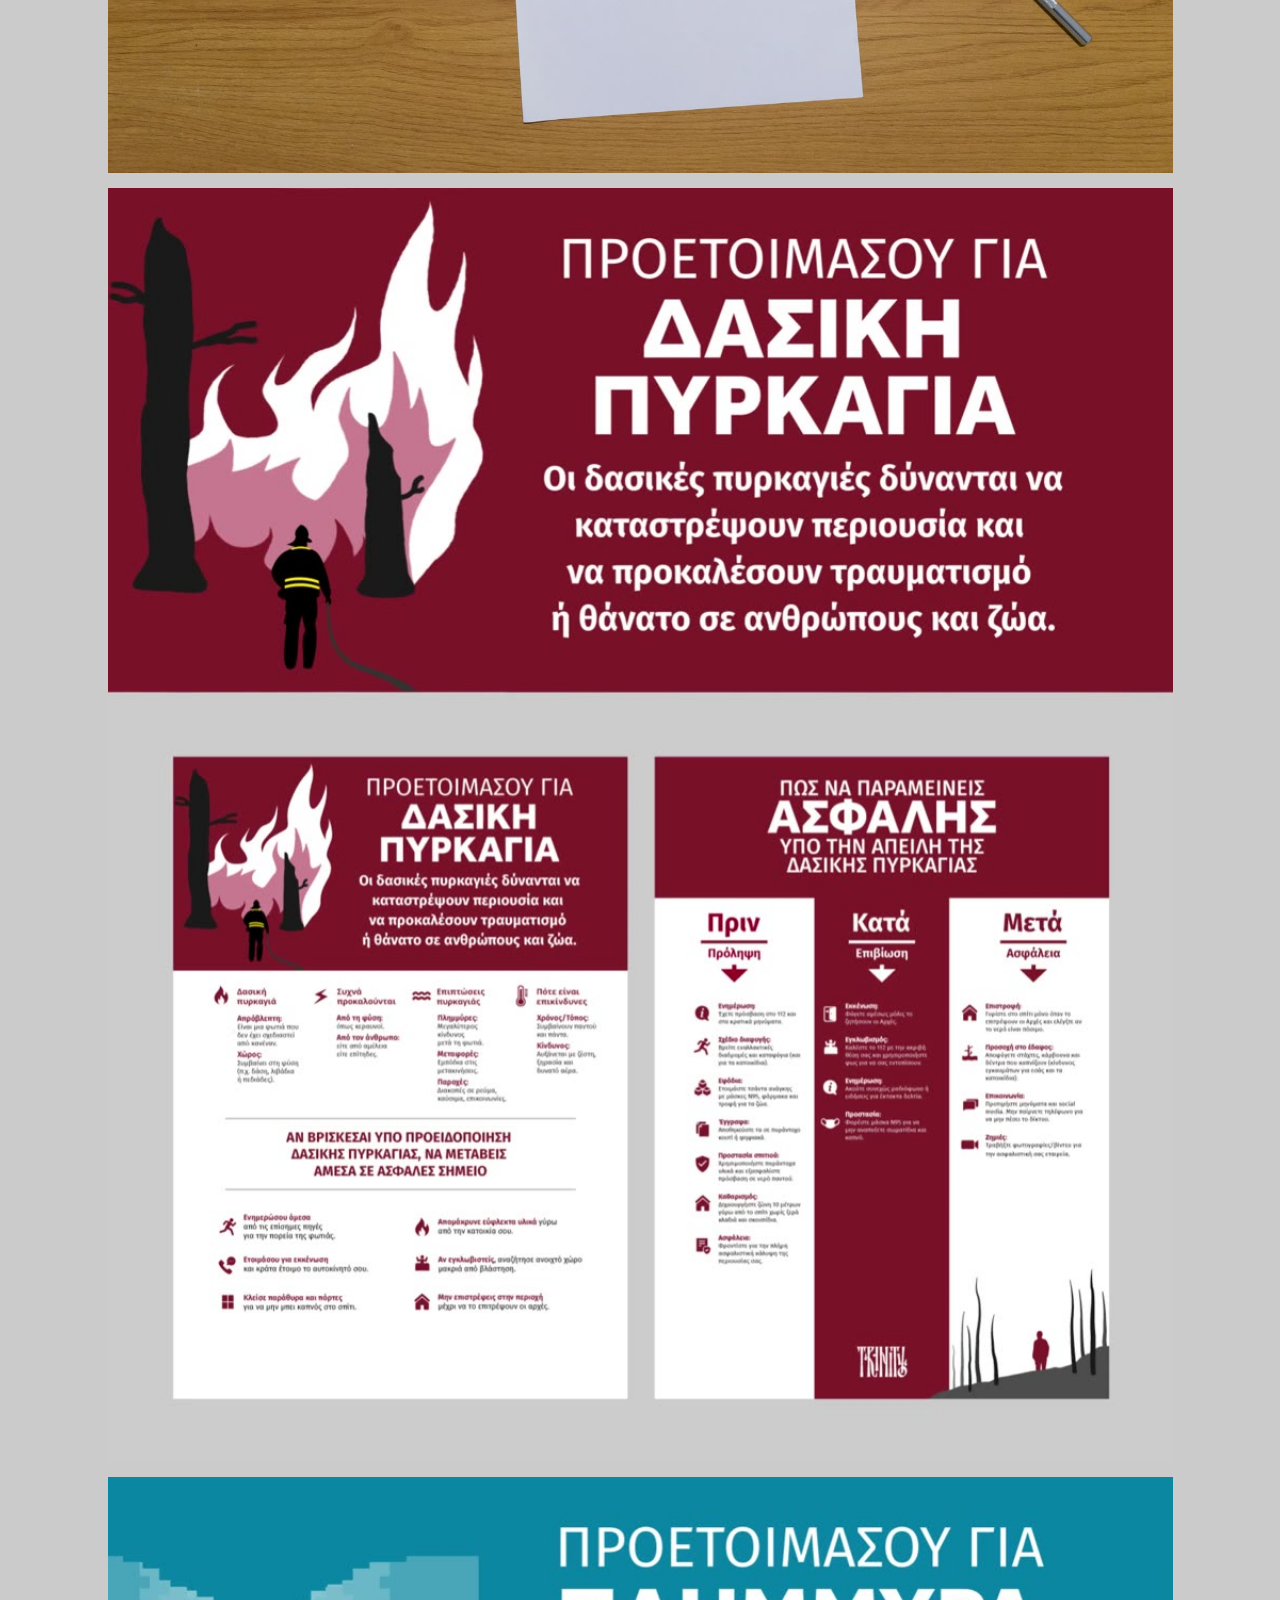
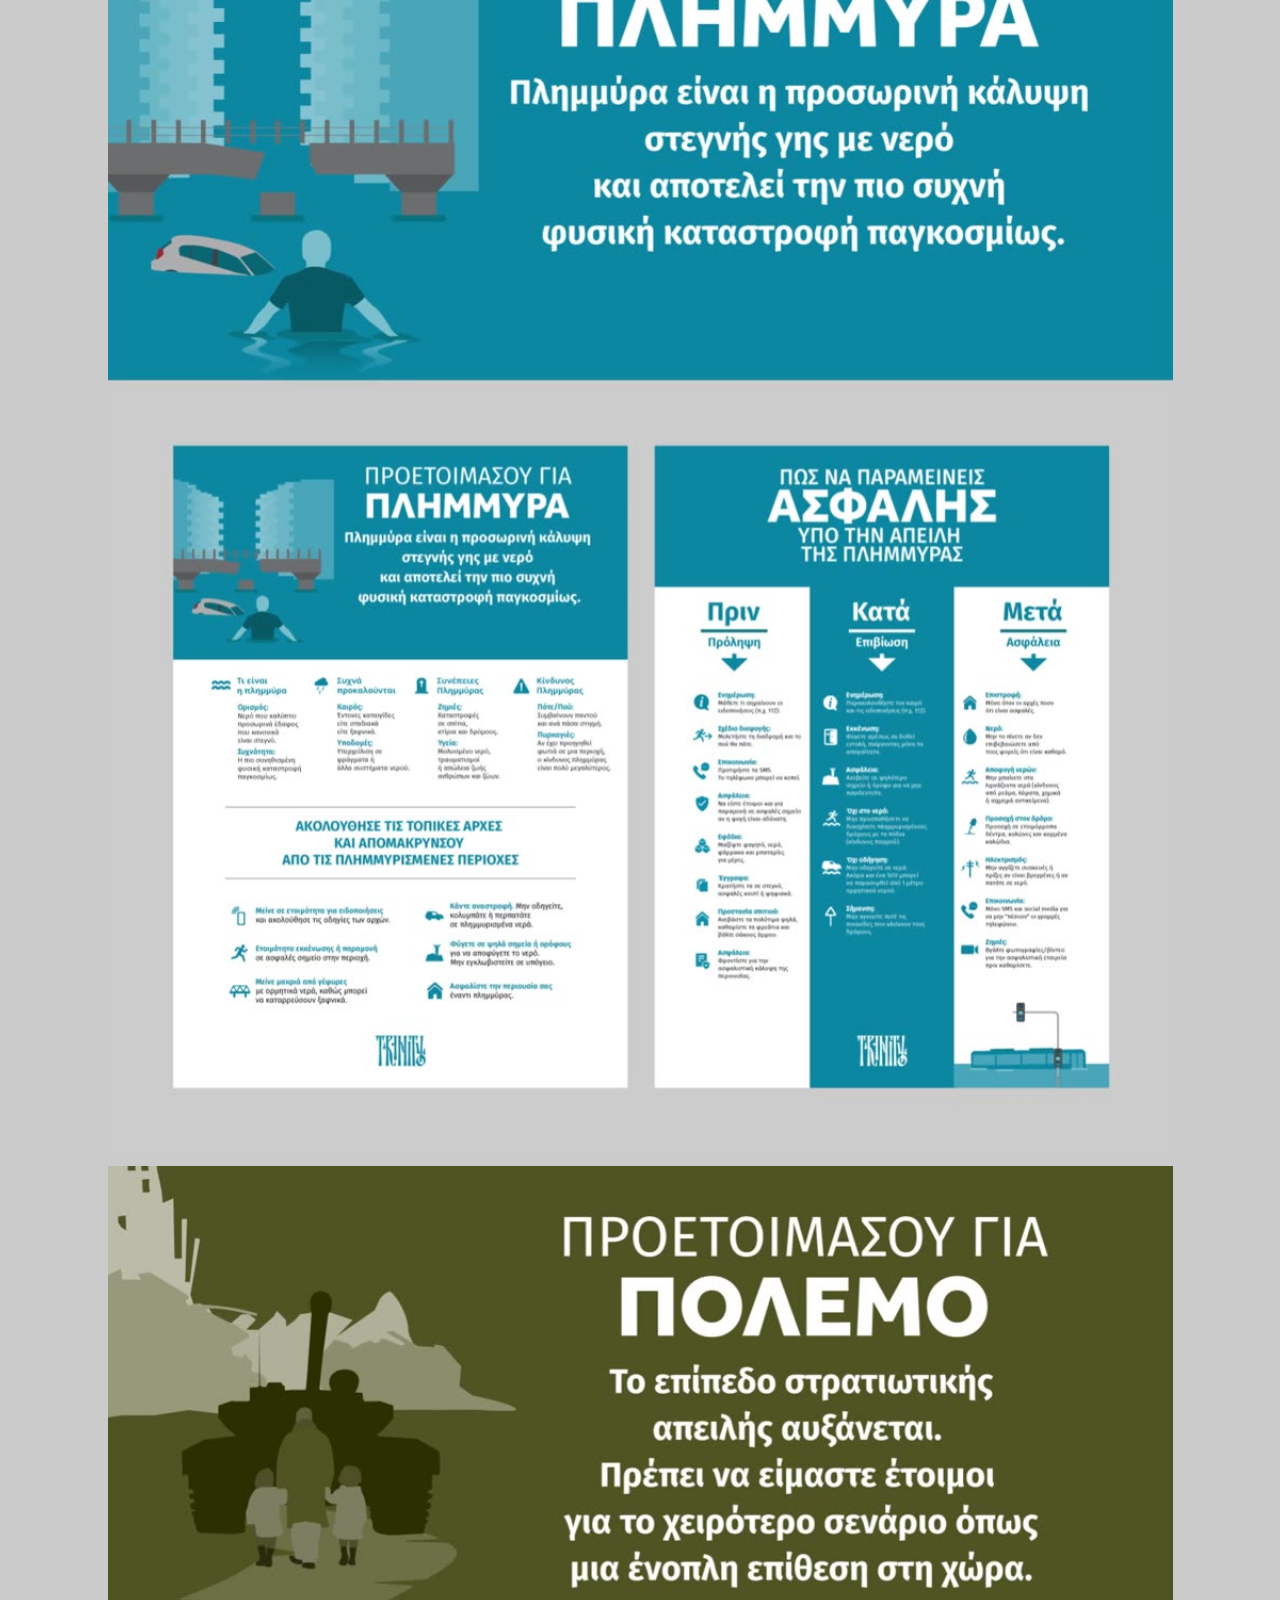
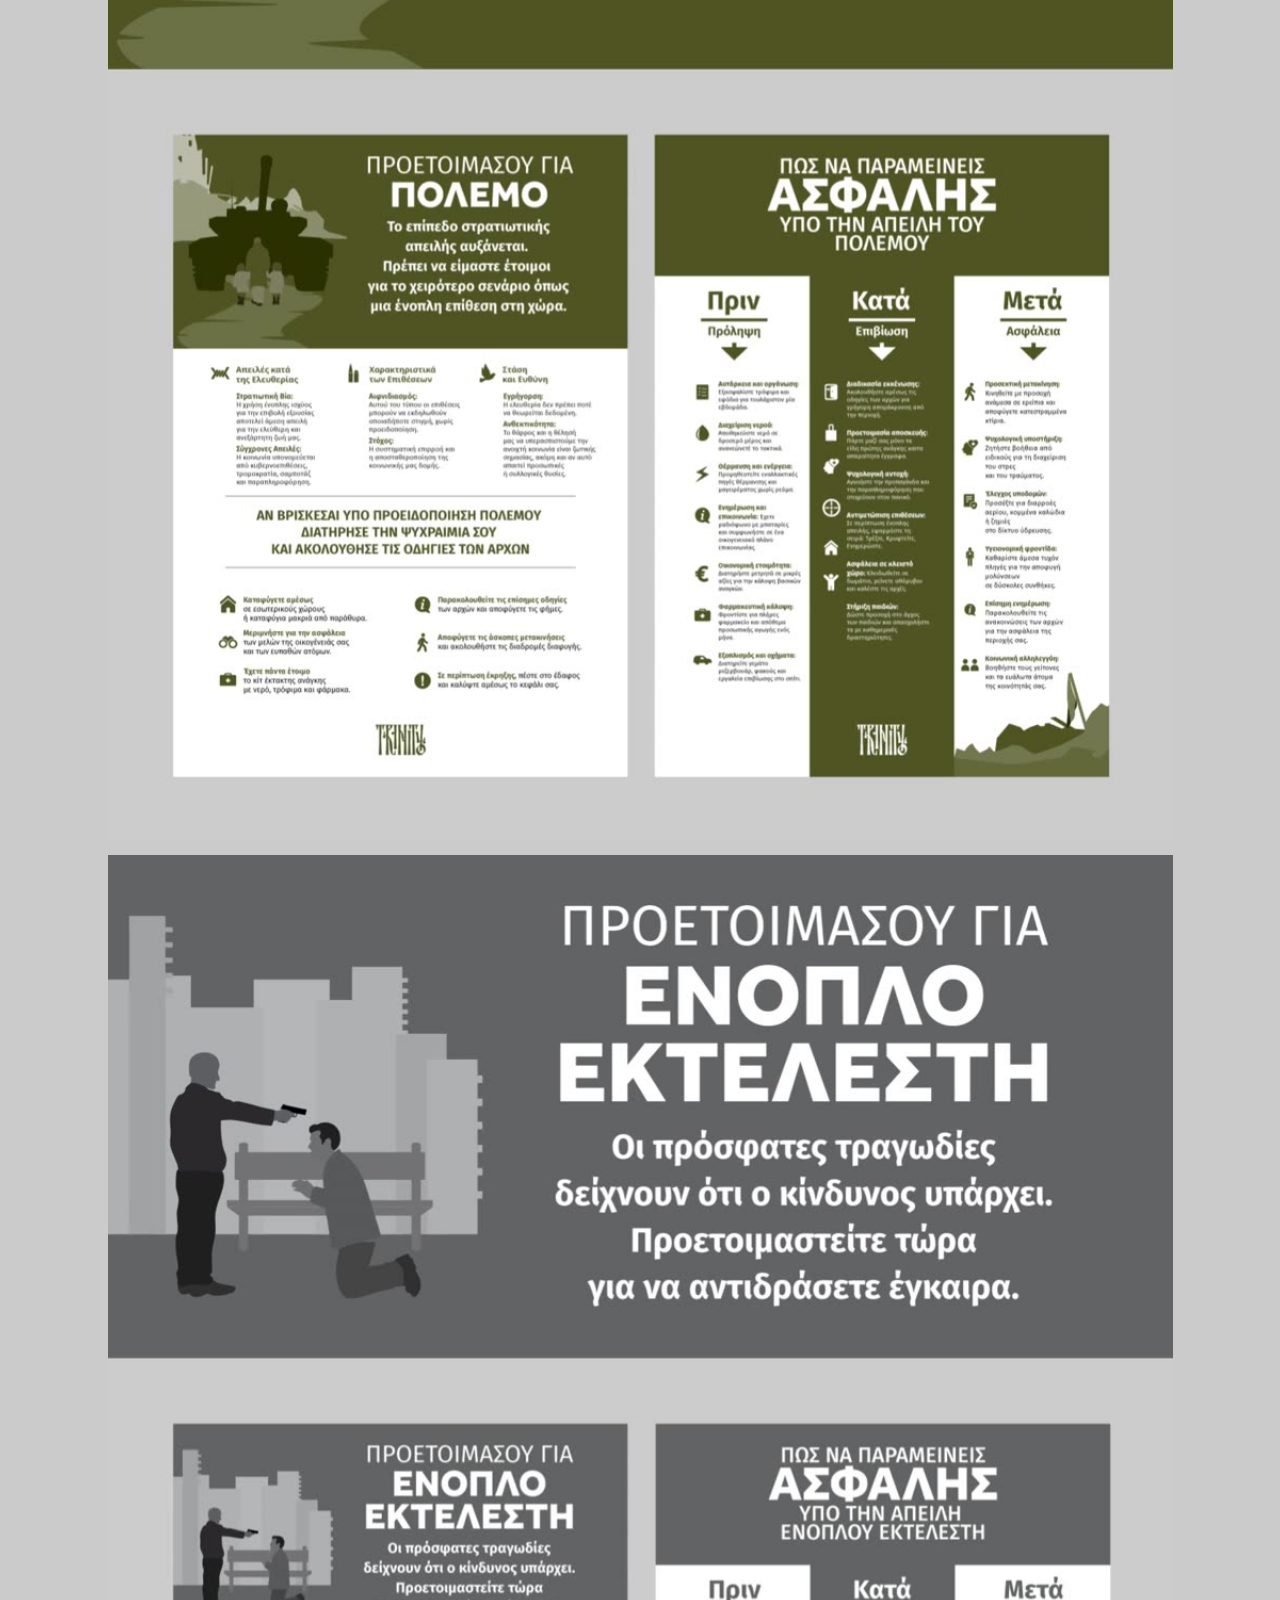
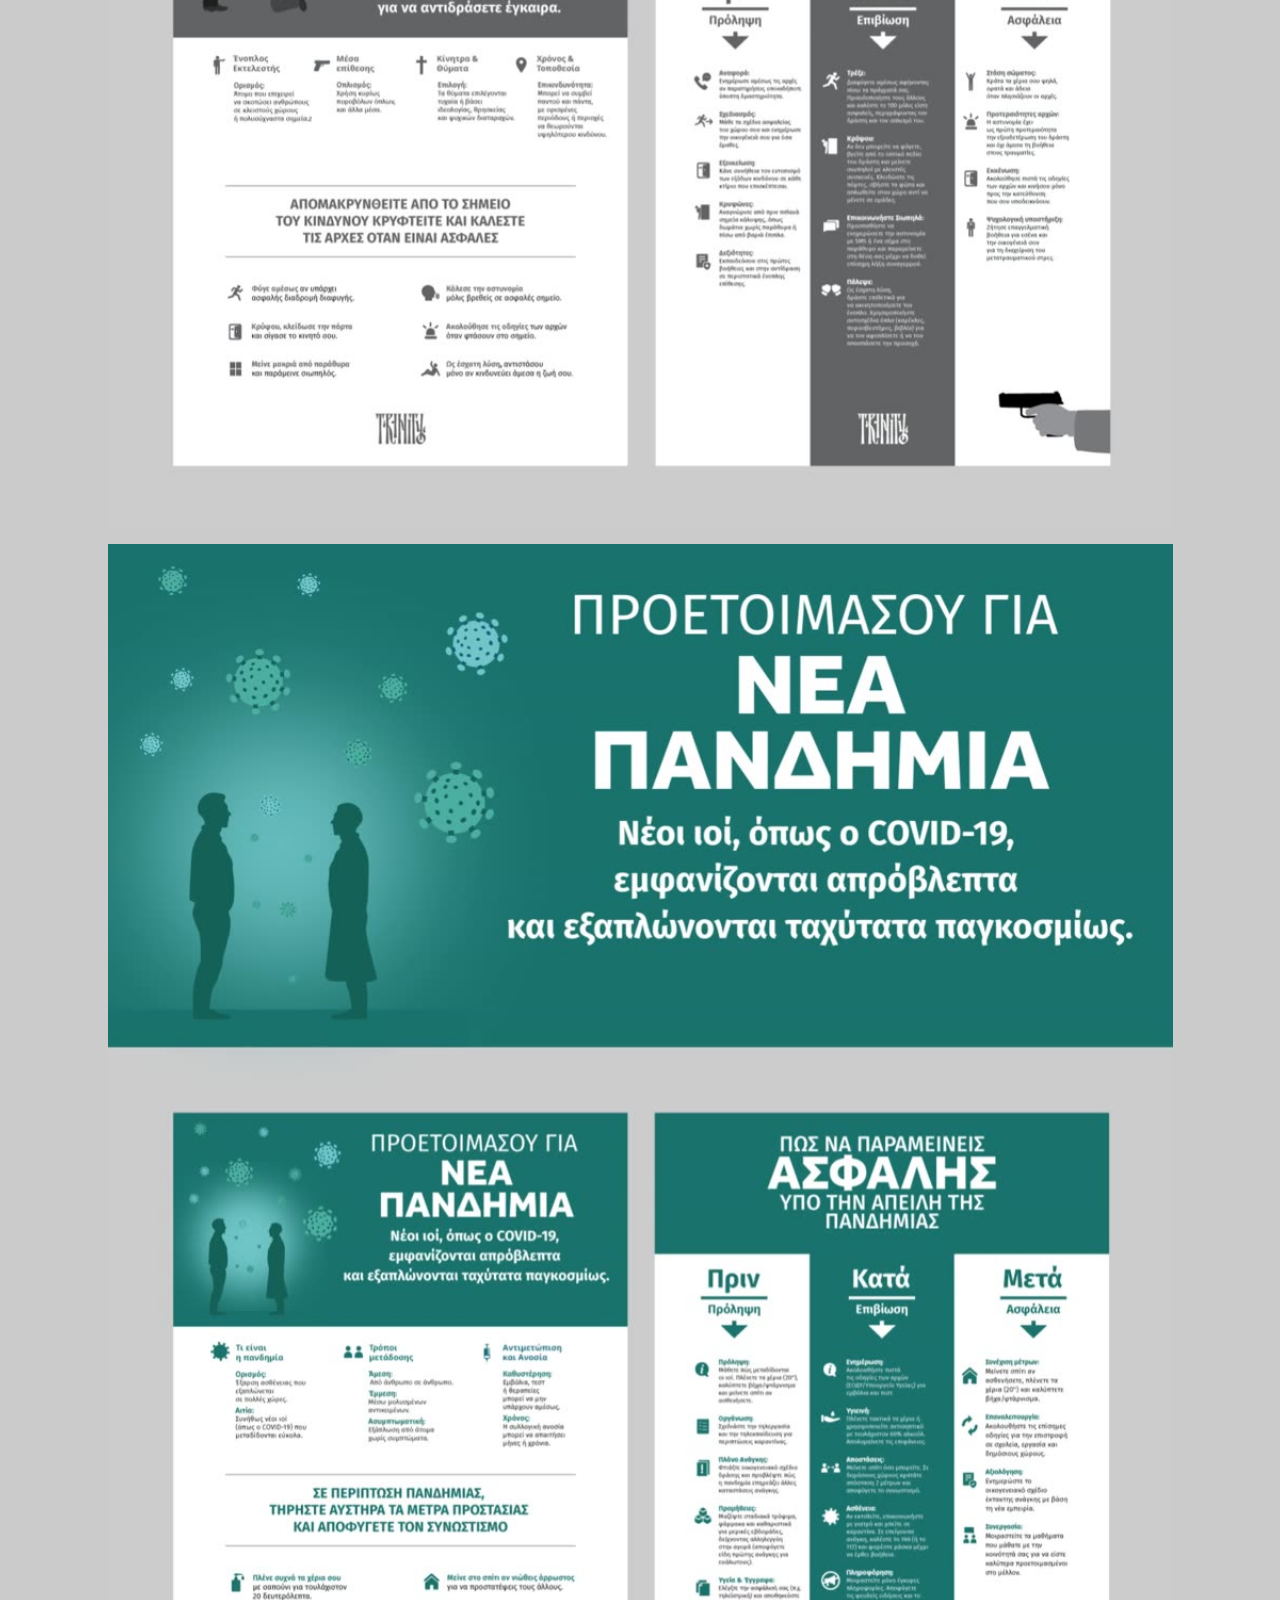
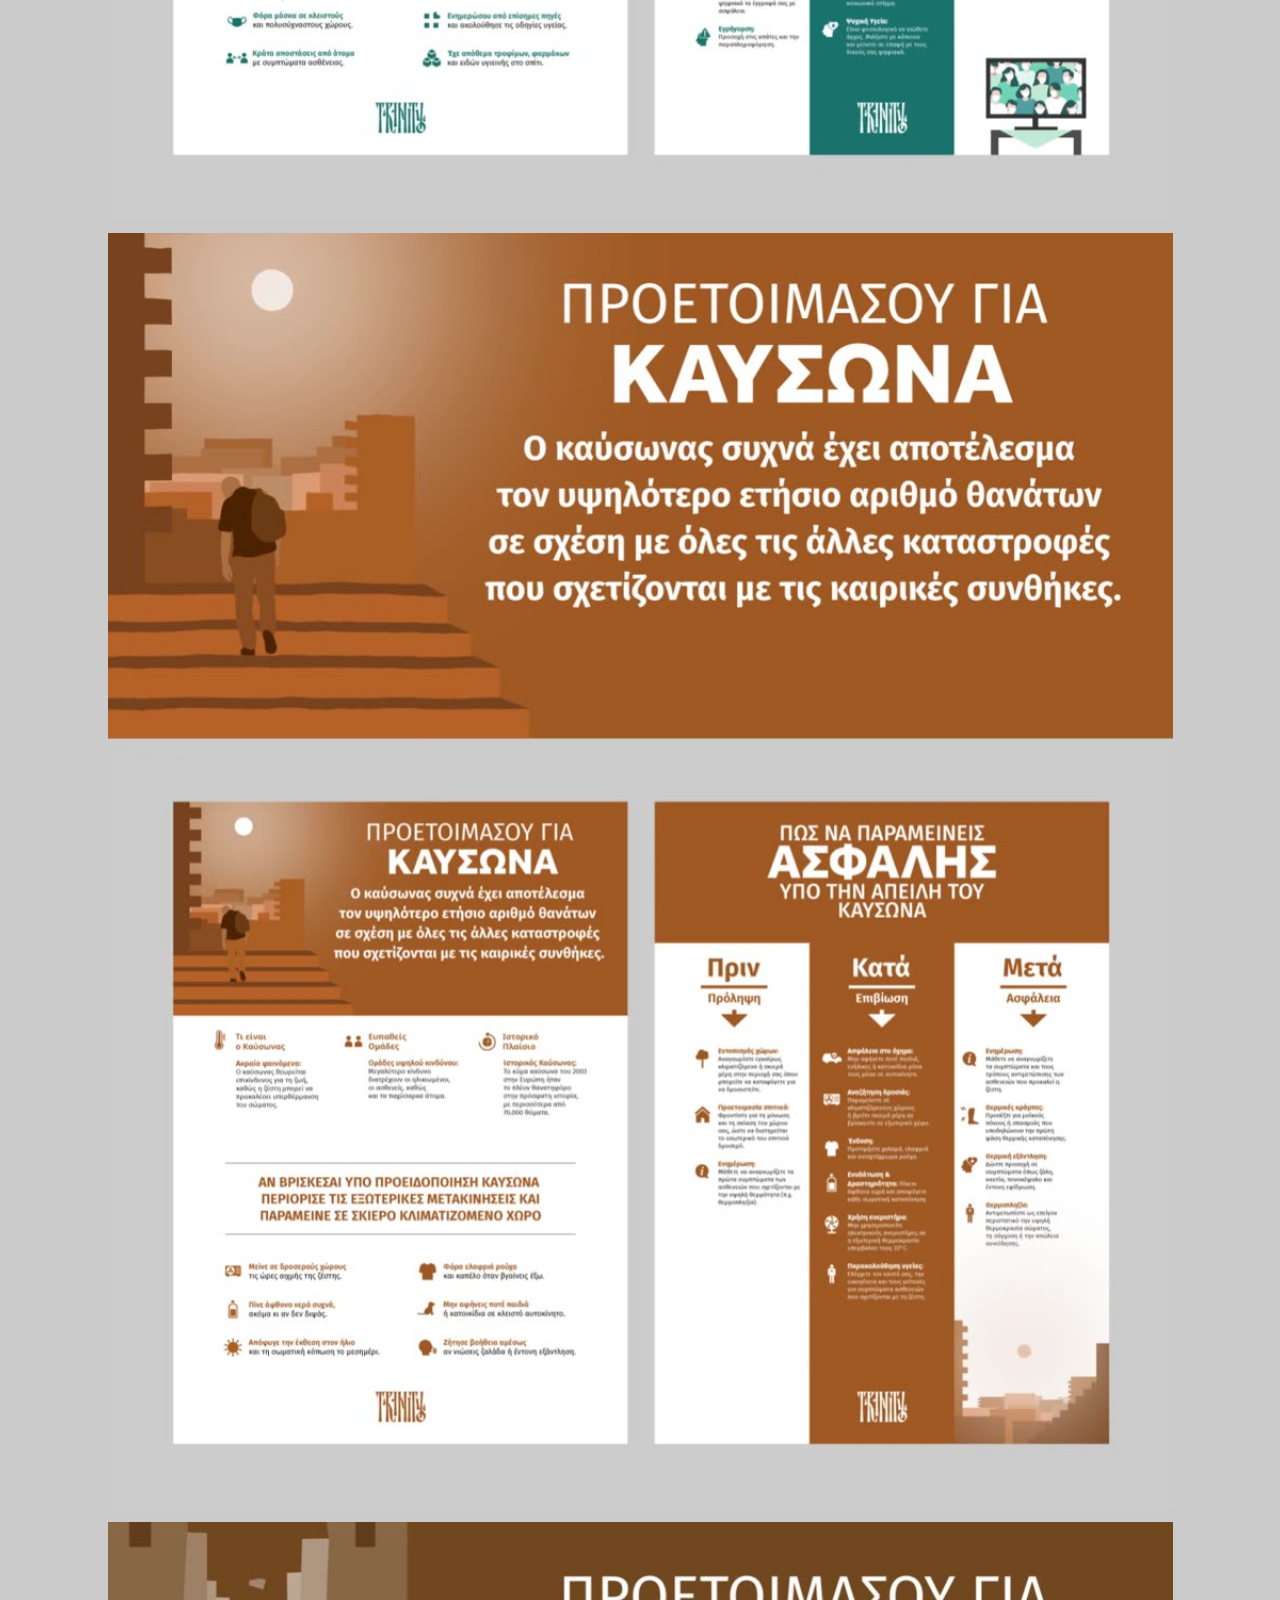
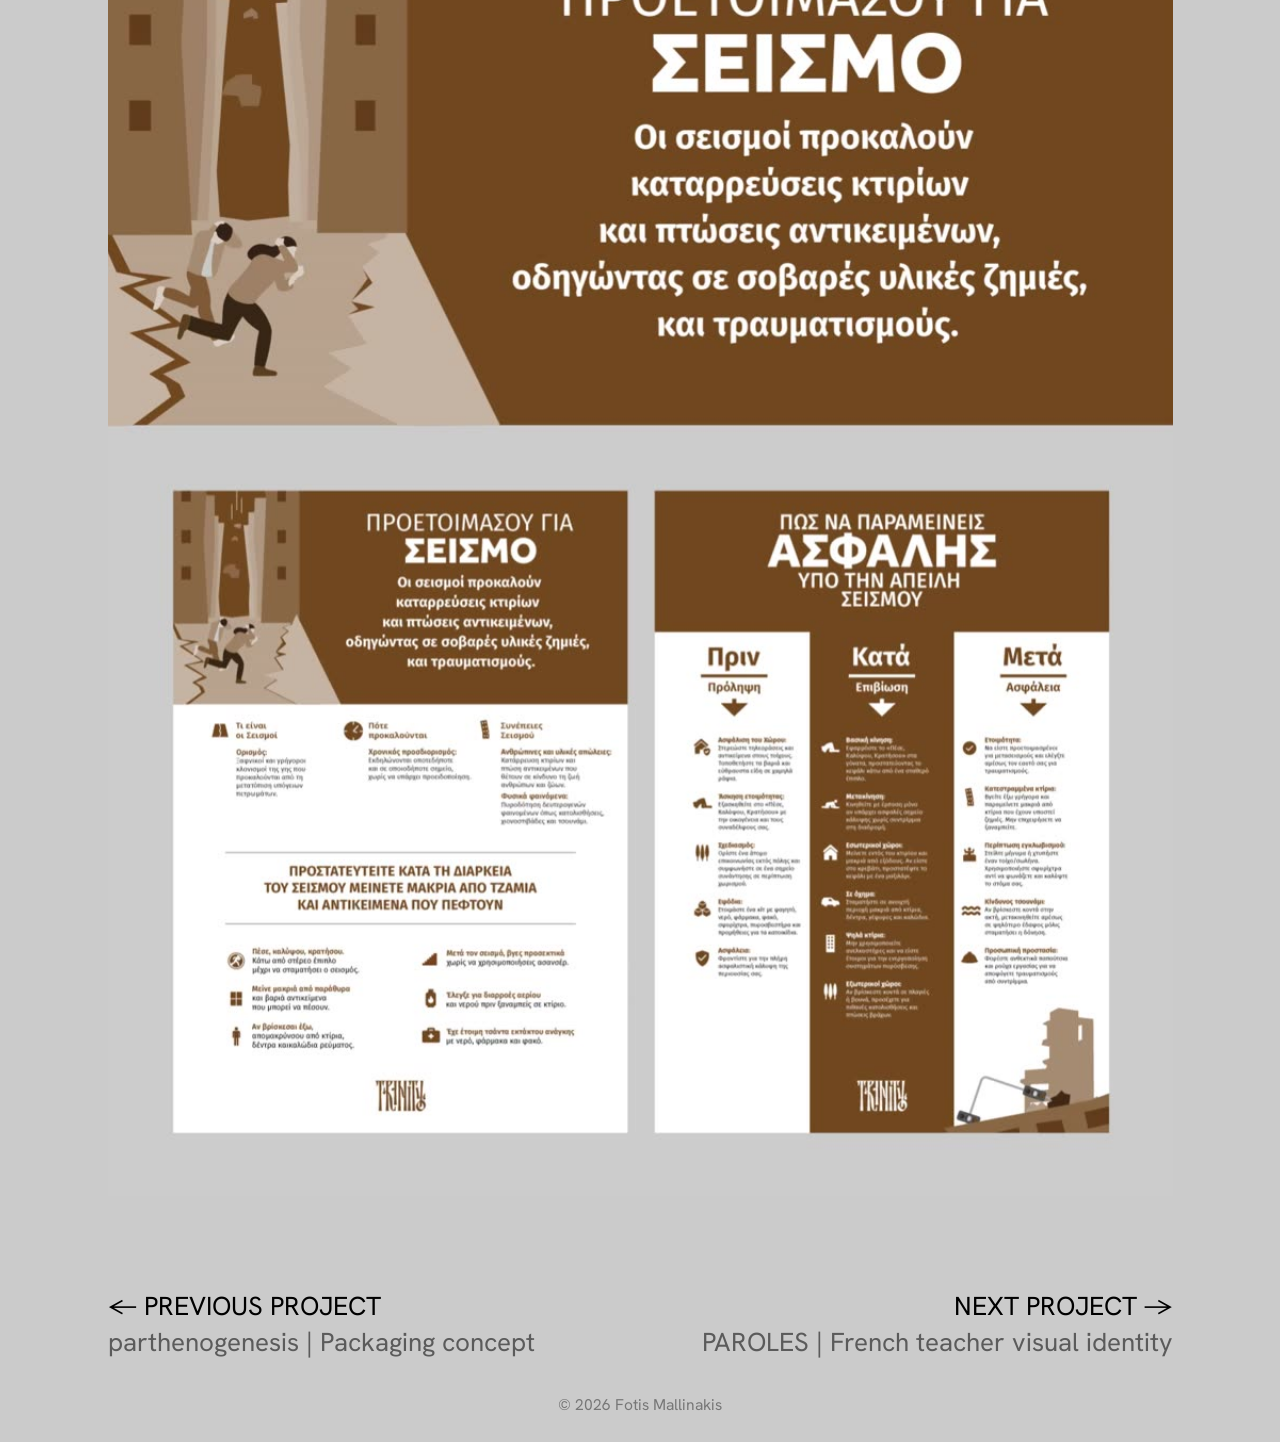
<file: trinity.html>
<!doctype html>
<html lang="en" class="tinted" style="--page:#cbcbcb">
<head>
<meta charset="utf-8">
<meta name="viewport" content="width=device-width, initial-scale=1">
<title>TRINITY | Emergency infographics | Fotis Mallinakis</title>
<link rel="preload" href="fonts/hanken-grotesk-400.woff" as="font" type="font/woff" crossorigin>
<link rel="icon" type="image/png" sizes="192x192" href="favicon-192.png">
<link rel="icon" type="image/png" sizes="32x32" href="favicon-32.png">
<link rel="apple-touch-icon" href="apple-touch-icon.png">
<link rel="stylesheet" href="style.css">
</head>
<body class="project">
<header class="bar">
  <a class="story" href="story.html">Story</a>
  <a class="name" href="index.html"><img src="logo.png" alt="Fotis Mallinakis"></a>
  <a class="contact" href="contact.html">Contact</a>
</header>

<main class="grid">
  <div class="hero wide bleed" id="hero" style="--tile-bg: #e6e2d0">
    <img src="images/trinity.jpg" alt="TRINITY | Emergency infographics" onerror="this.parentNode.classList.add('missing')">
  </div>

  <section class="info grid" style="grid-column: 1 / -1">
    <div class="name">Emergency infographics</div>
    <div class="details">
      <p>Client Name, <em>Project Title</em><br>
      Project type<br>
      Location<br>
      2026</p>
      <p>Lorem ipsum dolor sit amet, consectetur adipiscing elit. In porta ex a porta blandit. Suspendisse feugiat justo at mauris molestie molestie. Ut mattis urna sed sem pulvinar, vitae rutrum nulla ultrices. Curabitur laoreet erat et sapien venenatis luctus.</p>
    </div>
  </section>

  <section class="blocks grid" style="grid-column: 1 / -1">
    <div class="ph video" style="grid-column: 1 / span 12; grid-row: 1; aspect-ratio: 16 / 9"><video src="images/trinity-grids.mp4" poster="images/trinity-grids-poster.jpg" muted loop playsinline preload="metadata" data-inview></video></div>
    <div class="ph video" style="grid-column: 1 / span 12; grid-row: 2; aspect-ratio: 1396 / 1670"><video src="images/trinity-fire.mp4" poster="images/trinity-fire-poster.jpg" muted loop playsinline preload="metadata" data-inview></video></div>
    <div class="ph video" style="grid-column: 1 / span 12; grid-row: 3; aspect-ratio: 1396 / 1670"><video src="images/trinity-flood.mp4" poster="images/trinity-flood-poster.jpg" muted loop playsinline preload="metadata" data-inview></video></div>
    <div class="ph video" style="grid-column: 1 / span 12; grid-row: 4; aspect-ratio: 1396 / 1670"><video src="images/trinity-war.mp4" poster="images/trinity-war-poster.jpg" muted loop playsinline preload="metadata" data-inview></video></div>
    <div class="ph video" style="grid-column: 1 / span 12; grid-row: 5; aspect-ratio: 1396 / 1670"><video src="images/trinity-shooter.mp4" poster="images/trinity-shooter-poster.jpg" muted loop playsinline preload="metadata" data-inview></video></div>
    <div class="ph video" style="grid-column: 1 / span 12; grid-row: 6; aspect-ratio: 1396 / 1670"><video src="images/trinity-covid.mp4" poster="images/trinity-covid-poster.jpg" muted loop playsinline preload="metadata" data-inview></video></div>
    <div class="ph video" style="grid-column: 1 / span 12; grid-row: 7; aspect-ratio: 1396 / 1670"><video src="images/trinity-heat.mp4" poster="images/trinity-heat-poster.jpg" muted loop playsinline preload="metadata" data-inview></video></div>
    <div class="ph video" style="grid-column: 1 / span 12; grid-row: 8; aspect-ratio: 1396 / 1670"><video src="images/trinity-earthquake.mp4" poster="images/trinity-earthquake-poster.jpg" muted loop playsinline preload="metadata" data-inview></video></div>
    <script>(function(){var v=[].slice.call(document.querySelectorAll("video[data-inview]"));if(!("IntersectionObserver" in window)){v.forEach(function(e){e.play()});return;}var io=new IntersectionObserver(function(es){es.forEach(function(en){var e=en.target;if(en.isIntersecting){var p=e.play();if(p&&p.catch)p.catch(function(){});}else e.pause();});},{threshold:0.25});v.forEach(function(e){io.observe(e)});})();</script>
  </section>

  <nav class="pn grid" style="grid-column: 1 / -1">
    <a class="prev" href="parthenogenesis.html">&larr; Previous project<span>parthenogenesis | Packaging concept</span></a>
    <a class="next" href="paroles.html">Next project &rarr;<span>PAROLES | French teacher visual identity</span></a>
  </nav>
</main>

<footer class="foot">&copy; 2026 Fotis Mallinakis</footer>

<div class="gridlines" aria-hidden="true"><i></i><i></i><i></i><i></i><i></i><i></i><i></i><i></i><i></i><i></i><i></i><i></i></div>

<script>
  document.documentElement.classList.add("project");
  document.addEventListener("keydown", function (e) { if (e.key === "g" || e.key === "G") document.documentElement.classList.toggle("show-grid"); });
  var w = window.innerWidth;
  document.documentElement.style.setProperty("--s", w < 700 ? 0.5 : Math.min(1, Math.max(0.5, w / 2400)));
</script>
</body>
</html>
</file>
<file: style.css>
@font-face { font-family: "Hanken Grotesk"; font-weight: 400; font-style: normal; font-display: swap; src: url("fonts/hanken-grotesk-400.woff") format("woff"); }
@font-face { font-family: "Hanken Grotesk"; font-weight: 700; font-style: normal; font-display: swap; src: url("fonts/hanken-grotesk-700.woff") format("woff"); }
@font-face { font-family: "Instrument Sans"; font-weight: 400; font-style: normal; font-display: swap; src: url("fonts/instrument-sans-400.woff") format("woff"); }
:root {
  --s: 0.6;                       /* global scale, set by JS from the screen width */
  --bg: #fff;
  --ink: #000;
  /* Project-name size: identical on the homepage and on project pages */
  /* Type scale: --cap is the biggest text (nav, project text). 26px large screens, 20px tablet, 15px phone.
     Every other size follows it in the same ratio; leading is always size + 2px. */
  --cap: 26px;
  --capH: max(11px, calc(var(--cap) * 0.65));   /* homepage captions */
  --foot: max(11px, calc(var(--cap) * 0.6));    /* footer */
}
@media (max-width: 1279px) { :root { --cap: 20px; } }
@media (max-width: 700px) { :root { --cap: 15px; } }
* { box-sizing: border-box; margin: 0; padding: 0; }
html, body { height: 100%; overflow: hidden; background: var(--bg); color: var(--ink);
  font-family: "Hanken Grotesk", "Helvetica Neue", Arial, sans-serif; -webkit-font-smoothing: antialiased; }
a { color: inherit; text-decoration: none; }

/* Header (Instrument Sans: 15px nav, 24px name, 75px tall, in Figma units) */
.bar { position: fixed; top: 0; left: 0; right: 0; z-index: 10;
  height: calc(75px * var(--s)); background: #fff; border-bottom: 1px solid #9a9a9a; box-shadow: 0 4px 12px rgba(0,0,0,.08);
  font-family: "Instrument Sans", "Helvetica Neue", Arial, sans-serif;
  /* nav sits inside the 1065px grid, 10.5px in from each edge, evenly spaced */
  display: flex; justify-content: space-between; align-items: center;
  padding: 0 max(16px, calc((100% - 1065px) / 2 + 10.5px)); }
.bar a { font-size: var(--cap); line-height: calc(var(--cap) + 2px); white-space: nowrap; }
.bar .name { display: block; line-height: 0; }
.bar .name img { display: block; height: calc(60px * var(--s)); width: auto; }

/* Pan canvas: only ever moved with translate3d, nothing is scaled or filtered while it moves */
#viewport { position: fixed; inset: 0; touch-action: none; overflow: hidden; }
#canvas { position: absolute; top: 0; left: 0; will-change: transform; backface-visibility: hidden; }

.item { position: absolute; display: block; }
.item .box { display: block; position: relative; width: 100%; background: var(--tile-bg); overflow: hidden; }
.item img { display: block; width: 100%; height: 100%; object-fit: cover;
  -webkit-user-drag: none; user-select: none; }
/* Black and white copy sits on top and fades in while the canvas moves */
.item canvas.bw { position: absolute; inset: 0; width: 100%; height: 100%; object-fit: cover;
  opacity: 0; pointer-events: none; will-change: opacity; }
/* Under each photo: project name (bold) on the left, short descriptor on the right.
   Cursor on the photo: the descriptor is swapped for the categories. Touch screens: name + descriptor
   on the left, categories always shown on the right. */
.item .row { display: flex; flex-wrap: wrap; justify-content: space-between; align-items: flex-start;
  column-gap: calc(16px * var(--s)); row-gap: calc(2px * var(--s)); margin-top: calc(12px * var(--s)); }
.item .nm, .item .ds, .item .cats { display: block; font-size: var(--capH); line-height: calc(var(--capH) + 2px); white-space: pre; }
.item .nm { font-weight: 700; }
.item .ds, .item .cats { margin-left: auto; text-align: right; }
.item .cats { display: none; pointer-events: none; }
@keyframes cats-in { from { opacity: 0; } to { opacity: 1; } }
@media (hover: hover) {
  .item .box:hover + .row .ds { display: none; }
  .item .box:hover + .row .cats { display: block; animation: cats-in .2s ease; }
}
@media (hover: none) {
  .item .row { display: grid; grid-template-columns: 1fr auto; }
  .item .nm { grid-column: 1; grid-row: 1; }
  .item .ds { grid-column: 1; grid-row: 2; margin: 0; text-align: left; }
  .item .cats { display: block; grid-column: 2; grid-row: 1 / span 3; }
}

/* Phone: header spreads evenly, canvas rules stay the same */
@media (max-width: 700px) {
  .bar { padding: 0 6vw; }
  .bar .name img { height: 34px; width: auto; }
}

/* Project pages: 12 columns, 75px wide, 15px gutters, centred (Figma "Center" grid = 1065px) */
:root { --gutter: 15px; --grid-w: 1065px; }
html.project, html.project body { overflow: auto; overflow-x: hidden; height: auto; min-height: 100%; }
html.project body { background: #fff; }
.project main { padding: calc(75px * var(--s)) 0 80px; }
.project .details a { text-decoration: underline; }
.project main.grid { min-height: 4000px; align-content: start; }
.project .grid { display: grid; grid-template-columns: repeat(12, minmax(0, 1fr)); column-gap: var(--gutter); }
/* On wide screens the grid is exactly 1065px; on narrow screens the columns shrink */
.project main.grid { width: min(var(--grid-w), calc(100% - 32px)); margin-inline: auto; }
.project .hero { grid-column: 1 / -1; background: var(--tile-bg, #eee); }
.project .hero.wide { width: min(1440px, 100vw); justify-self: center; }
.project .hero img { display: block; width: 100%; height: 100%; object-fit: cover; }
.project .hero.wide { aspect-ratio: 1440 / 761; overflow: hidden; }
.project .info a { text-decoration: underline; }
.project .ph.img { background: none; }
.project .ph.img img { display:block; width:100%; height:100%; object-fit:cover; }
.project .ph.video { background: #000; }
.project .ph.video video { display:block; width:100%; height:100%; object-fit:cover; }
.project .ph.video iframe { display:block; width:100%; height:100%; border:0; }
.project .hero.missing { aspect-ratio: 1700 / 1215; }
.project .hero.missing img { display: none; }
.project .info { margin-top: 36px; font-size: var(--cap); line-height: calc(var(--cap) + 2px); }
.project .info .name { grid-column: 1 / span 6; text-transform: uppercase; line-height: calc(var(--cap) + 2px); }
.project .info .details { grid-column: 7 / span 6; }
.project .info p + p { margin-top: 1.25em; }
.project .info a.view { text-decoration: underline; }
@media (max-width: 700px) {
  .project .info .name, .project .info .details { grid-column: 1 / -1; }
  .project .info .details { margin-top: 24px; }
}
.project .blocks { margin-top: 109px; row-gap: var(--gutter); }
.project .ph { background: #e9e9ee; }
/* Previous / next project */
.project .pn { margin-top: 96px; font-size: var(--cap); line-height: calc(var(--cap) + 2px); text-transform: uppercase; }
.project .pn a { display: block; }
.project .pn a span { display: block; margin-top: 8px; text-transform: none; opacity: .55; }
.project .pn .prev { grid-column: 1 / span 6; }
.project .pn .next { grid-column: 7 / span 6; text-align: right; }
.project .pn a:hover span { opacity: 1; }
/* Grid overlay, toggled with the G key (same colour as the Figma grid: B8FFF2 at 25%) */
.gridlines { display: none; position: fixed; top: 0; bottom: 0; left: 50%; transform: translateX(-50%);
  width: min(var(--grid-w), calc(100% - 32px)); z-index: 20; pointer-events: none;
  grid-template-columns: repeat(12, minmax(0, 1fr)); column-gap: var(--gutter); }
.gridlines i { background: rgba(184, 255, 242, 0.25); outline: 1px solid rgba(0, 190, 170, 0.25); }
html.show-grid .gridlines { display: grid; }

/* ---- Responsive: same files, rules by screen width ---- */
/* Tablet: same grid, wider side margins */
@media (min-width: 701px) and (max-width: 1100px) {
  .project main.grid, .gridlines { width: calc(100% - 64px); }
  .project .info { margin-top: 28px; }
  .project .blocks { margin-top: 72px; }
}
/* Phone: one column. Images stack full width, text stacks, more breathing room */
@media (max-width: 700px) {
  .project main { padding-bottom: 56px; }
  .project main.grid { min-height: 0; }
  .project .blocks { margin-top: 56px; }
  .project .ph { grid-column: 1 / -1 !important; grid-row: auto !important; }
  .project .info { margin-top: 24px; }
  .project .info .details { margin-top: 20px; }
  .project .pn { margin-top: 64px; }
  .project .pn .prev { grid-column: 1 / span 6; }
  .project .pn .next { grid-column: 7 / span 6; }
}

/* Footer: centred; on Story/Contact it sits at the bottom of the screen */
.foot { font-size: var(--foot); line-height: calc(var(--foot) + 2px); color: #777; text-align: center; }
.project .foot { width: 100%; padding: 0 16px 28px; margin-top: auto; }
html.project body { display: flex; flex-direction: column; min-height: 100vh; }
html.project body > main { flex: 0 0 auto; }
.project main.simple { min-height: 0; padding-top: calc(75px * var(--s) + 200px); }
.project main.simple .info { margin-top: 0; }
.project main { padding-bottom: 40px; }
body:not(.project) .foot { position: fixed; left: 0; right: 0; bottom: 12px; z-index: 5; pointer-events: none; }
@media (max-width: 700px) { .project main.simple { padding-top: calc(75px * var(--s) + 120px); } }

/* Dark project page (John Cage): pure black */
html.dark, html.dark body { background: #000; color: #fff; }
html.dark .bar a { color: #000; }
html.dark .foot { color: #8a8a8a; }
html.dark .project .hero { background: #000; }

/* Anima: long photo, full width edge to edge (10 slices, all loaded at once) with two parallax quotes (50% of scroll speed).
   Sizes follow the Figma frame: 60px Bold on a 1440px-wide photo, sources 22px. */
.project .long { grid-column: 1 / -1; width: 100vw; width: 100cqw; justify-self: center; position: relative; container-type: inline-size; background: #e4e5e7; }
.project .long img { display: block; width: 100%; height: auto; }
.project .long img + img { margin-top: 0; }
.project .long .q { position: absolute; left: 13.056%; width: 73.958%; margin: 0; font-size: min(60px, 4.1667vw); font-weight: 700; line-height: 1.2333; color: #db5938; will-change: transform; pointer-events: none; }
@supports (font-size: 1cqw) { .project .long .q { font-size: 4.1667cqw; } }
.project .long .q blockquote { margin: 0; }
.project .long .q figcaption { font-size: max(.3667em, 11px); font-weight: 400; line-height: calc(1em + 2px); margin-top: 1.05em; color: #11213f; }
.project .long .q1 { top: 15.411%; }
.project .long .q2 { top: 47.207%; }
.project .long .q3 { top: 63.85%; }

/* Anima: 3D coin viewer (three.js, loads only near the screen). Poster shows until the model is ready. */
.project .viewer3d { position: relative; overflow: hidden; background: #e4e5e7 url(images/thesis-coin-poster.jpg) center / cover no-repeat; cursor: grab; }
.project .viewer3d:active { cursor: grabbing; }
.project .viewer3d canvas { position: absolute; inset: 0; width: 100%; height: 100%; display: block; opacity: 0; transition: opacity .4s ease; }
.project .viewer3d.ready canvas { opacity: 1; }

.project .abacus { grid-column: 1 / span 12; }
.project .abacus img { display: block; width: 100%; height: auto; }
.project .sq4 { grid-column: 1 / -1; width: 100vw; width: 100cqw; justify-self: center; display: grid; grid-template-columns: 1fr 1fr; gap: 15px; }
.project .sq4 img { display: block; width: 100%; height: auto; aspect-ratio: 1; object-fit: cover; background: #e4e5e7; }
.project .pres { grid-column: 1 / span 12; width: 100%; position: relative; background: #081d3f; }
.project .pres img { display: block; width: 100%; height: auto; }
.project .pres .pv { position: absolute; display: block; object-fit: cover; background: #888; }

/* edge-to-edge: 100cqw = page width without the scrollbar, no max cap */
html.project body { container-type: inline-size; }
.project .hero.wide.bleed { width: 100vw; width: 100cqw; }

html.tinted, html.tinted.project body { background: var(--page); }
html.tinted .project .long, html.tinted .project .sq4 img { background: var(--page); }

/* Parthenogenesis: layered scroll composition. Final state = static layout; JS offsets layers while they enter. */
.project .px { grid-column: 1 / -1; position: relative; width: 100vw; width: 100cqw; justify-self: center; aspect-ratio: 1440 / 5528; overflow: hidden; background: #000; }
.project .px img { position: absolute; display: block; height: auto; max-width: none; }
.project .px .px-bg { left: 0; top: 0; width: 100%; height: 100%; }
.project .px .px-t, .project .px .px-h { will-change: transform; }
.project .px .px-h.lower { z-index: 1; }
.project .px .px-h.upper { z-index: 2; }
.project .px .px-t { z-index: 3; transform-origin: 50.2% 49.1%; }

/* type shown at the Figma size (reference); former 0.7 scale removed */

@font-face { font-family: "Inter"; font-weight: 200; font-style: normal; font-display: swap; src: url("fonts/inter-200.woff") format("woff"); }
.project .bl { position: relative; }
.project .bl img { display:block; width:100%; height:100%; }
.project .bl svg { position:absolute; inset:0; width:100%; height:100%; overflow:visible; }
.project .bl text { font-family:"Inter","Helvetica Neue",Arial,sans-serif; font-weight:200; font-size:25.94px; fill:#1e1e1e; }
.project .bl line { stroke:#1e1e1e; stroke-width:.76px; }
.project .bl.anim .lb line { stroke-dasharray:1; stroke-dashoffset:1; }
.project .bl.anim .lb.on line { stroke-dashoffset:0; transition:stroke-dashoffset .9s cubic-bezier(.65,0,.35,1); }
.project .bl.anim .lb text { visibility:hidden; }
.project .sec { font-family: "Hanken Grotesk", "Helvetica Neue", Arial, sans-serif; font-weight: 400; font-size: 100px; line-height: 1.05; letter-spacing: -0.01em; color: #db5938; padding: 90px 0 50px; text-align: left; }
@media (max-width: 1100px) { .project .sec { font-size: 9.1cqw; padding: 8cqw 0 4cqw; } }

.project .fullimg { grid-column: 1 / -1; width: 100vw; width: 100cqw; justify-self: center; }
.project .fullimg img { display: block; width: 100%; height: auto; }

.project .hero.wide.r32 { aspect-ratio: 1440 / 960; }
.project .long .q { font-size: min(55px, 3.8194vw); }
@supports (font-size: 1cqw) { .project .long .q { font-size: calc(4.1667cqw - 2px); } }
@media (min-width: 1440px) { @supports (font-size: 1cqw) { .project .long .q { font-size: calc(4.1667cqw - 5px); } } }

html.whitetop, html.whitetop body { background: #fff; }
html.whitetop .project .hero { background: #fff; }
.project .fullimg.darkfrom { box-shadow: 0 0 0 6000px #000; clip-path: inset(0 -6000px -6000px -6000px); }
html.whitetop .project .fullimg:not(.darkfrom), html.whitetop .project .pn, html.whitetop .foot { position: relative; z-index: 1; }
</file>
